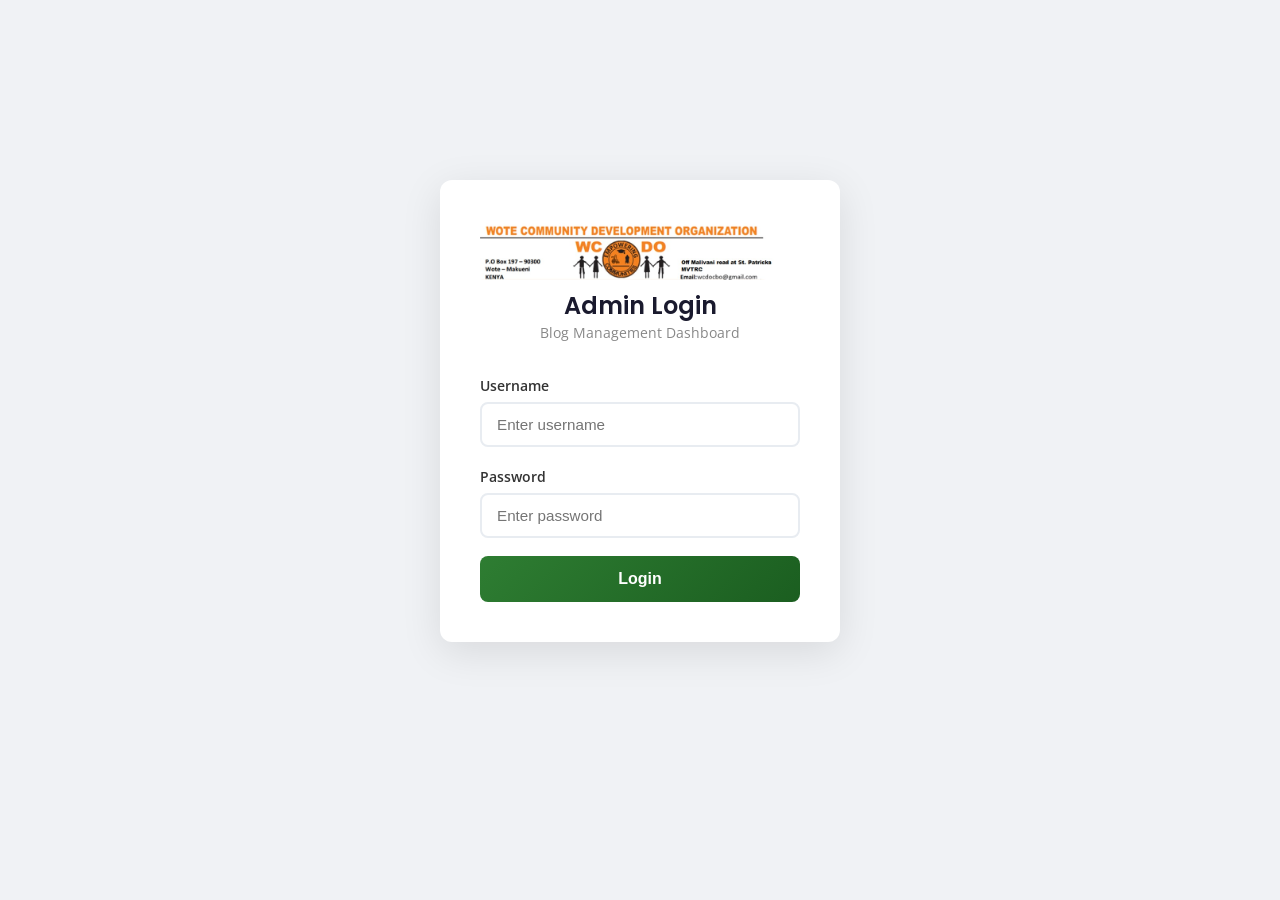
<file: admin-blog.html>
<!DOCTYPE html>
<html lang="en">
<head>
    <meta charset="UTF-8">
    <meta name="viewport" content="width=device-width, initial-scale=1.0">
    <meta name="robots" content="noindex, nofollow">
    <title>Admin - Blog Management | WCDO</title>
    <link href="https://fonts.googleapis.com/css2?family=Poppins:wght@300;400;500;600;700;800&family=Open+Sans:wght@300;400;600;700&display=swap" rel="stylesheet">
    <link rel="stylesheet" href="https://cdnjs.cloudflare.com/ajax/libs/font-awesome/6.4.0/css/all.min.css">
    <link rel="stylesheet" href="css/style.css">
    <style>
        /* ======================================== */
        /* ADMIN BLOG PAGE - STANDALONE STYLES */
        /* ======================================== */
        .admin-container {
            min-height: 100vh;
            background: #f0f2f5;
            padding-top: 80px;
        }

        .admin-wrapper {
            max-width: 1200px;
            margin: 0 auto;
            padding: 20px;
        }

        /* Admin Header */
        .admin-header {
            background: white;
            padding: 20px 30px;
            border-radius: 12px;
            box-shadow: 0 2px 10px rgba(0,0,0,0.05);
            display: flex;
            justify-content: space-between;
            align-items: center;
            margin-bottom: 30px;
            flex-wrap: wrap;
            gap: 15px;
        }

        .admin-header .header-left {
            display: flex;
            align-items: center;
            gap: 15px;
        }

        .admin-header .header-left img {
            height: 45px;
            width: auto;
        }

        .admin-header h1 {
            font-size: 1.5rem;
            color: #1a1a2e;
            font-family: 'Poppins', sans-serif;
        }

        .admin-header .header-right {
            display: flex;
            gap: 12px;
            align-items: center;
        }

        .btn-back {
            padding: 10px 20px;
            background: #e8ecf1;
            color: #333;
            border: none;
            border-radius: 8px;
            cursor: pointer;
            font-weight: 600;
            transition: all 0.3s ease;
            text-decoration: none;
            display: inline-flex;
            align-items: center;
            gap: 8px;
        }

        .btn-back:hover {
            background: #d5d9e0;
            transform: translateY(-2px);
        }

        /* Stats Cards */
        .admin-stats {
            display: grid;
            grid-template-columns: repeat(auto-fit, minmax(200px, 1fr));
            gap: 20px;
            margin-bottom: 30px;
        }

        .stat-card {
            background: white;
            padding: 25px;
            border-radius: 12px;
            text-align: center;
            box-shadow: 0 2px 10px rgba(0,0,0,0.05);
            transition: all 0.3s ease;
        }

        .stat-card:hover {
            transform: translateY(-3px);
            box-shadow: 0 5px 20px rgba(0,0,0,0.08);
        }

        .stat-card .stat-value {
            font-family: 'Poppins', sans-serif;
            font-size: 2.5rem;
            font-weight: 700;
            color: #2E7D32;
            display: block;
        }

        .stat-card .stat-label {
            color: #666;
            font-size: 0.9rem;
            font-weight: 500;
        }

        .stat-card .stat-icon {
            font-size: 2rem;
            color: #2E7D32;
            opacity: 0.2;
            margin-bottom: 5px;
        }

        /* Post Form */
        .post-form-container {
            background: white;
            padding: 35px;
            border-radius: 12px;
            box-shadow: 0 2px 10px rgba(0,0,0,0.05);
            margin-bottom: 30px;
            display: none;
        }

        .post-form-container.active {
            display: block;
        }

        .post-form-container h2 {
            font-size: 1.5rem;
            color: #1a1a2e;
            margin-bottom: 25px;
            font-family: 'Poppins', sans-serif;
        }

        .post-form-container .form-row {
            display: grid;
            grid-template-columns: 1fr 1fr;
            gap: 20px;
        }

        .post-form-container .form-group {
            margin-bottom: 18px;
        }

        .post-form-container label {
            display: block;
            font-weight: 600;
            margin-bottom: 5px;
            font-size: 0.9rem;
            color: #333;
        }

        .post-form-container label .required {
            color: #e53935;
        }

        .post-form-container input,
        .post-form-container select,
        .post-form-container textarea {
            width: 100%;
            padding: 12px 15px;
            border: 2px solid #e8ecf1;
            border-radius: 8px;
            font-size: 0.95rem;
            font-family: 'Open Sans', sans-serif;
            transition: all 0.3s ease;
            background: white;
        }

        .post-form-container input:focus,
        .post-form-container select:focus,
        .post-form-container textarea:focus {
            outline: none;
            border-color: #2E7D32;
            box-shadow: 0 0 0 3px rgba(46, 125, 50, 0.1);
        }

        .post-form-container textarea {
            resize: vertical;
            min-height: 100px;
        }

        .post-form-container .form-actions {
            display: flex;
            gap: 15px;
            margin-top: 10px;
        }

        .btn-primary {
            padding: 12px 35px;
            background: linear-gradient(135deg, #2E7D32, #1B5E20);
            color: white;
            border: none;
            border-radius: 8px;
            font-weight: 600;
            cursor: pointer;
            transition: all 0.3s ease;
            font-size: 1rem;
            display: inline-flex;
            align-items: center;
            gap: 8px;
        }

        .btn-primary:hover {
            transform: translateY(-2px);
            box-shadow: 0 5px 20px rgba(46, 125, 50, 0.3);
        }

        .btn-primary:disabled {
            opacity: 0.6;
            cursor: not-allowed;
            transform: none;
        }

        .btn-secondary {
            padding: 12px 35px;
            background: #e8ecf1;
            color: #333;
            border: none;
            border-radius: 8px;
            font-weight: 600;
            cursor: pointer;
            transition: all 0.3s ease;
            font-size: 1rem;
        }

        .btn-secondary:hover {
            background: #d5d9e0;
            transform: translateY(-2px);
        }

        .btn-danger {
            padding: 8px 16px;
            background: #e53935;
            color: white;
            border: none;
            border-radius: 6px;
            cursor: pointer;
            font-weight: 600;
            font-size: 0.8rem;
            transition: all 0.3s ease;
        }

        .btn-danger:hover {
            background: #c62828;
            transform: translateY(-2px);
        }

        .btn-edit {
            padding: 8px 16px;
            background: #1565C0;
            color: white;
            border: none;
            border-radius: 6px;
            cursor: pointer;
            font-weight: 600;
            font-size: 0.8rem;
            transition: all 0.3s ease;
        }

        .btn-edit:hover {
            background: #0D47A1;
            transform: translateY(-2px);
        }

        /* Posts List */
        .admin-posts-list {
            background: white;
            padding: 30px;
            border-radius: 12px;
            box-shadow: 0 2px 10px rgba(0,0,0,0.05);
        }

        .admin-posts-list .list-header {
            display: flex;
            justify-content: space-between;
            align-items: center;
            margin-bottom: 20px;
            flex-wrap: wrap;
            gap: 15px;
        }

        .admin-posts-list .list-header h2 {
            font-size: 1.3rem;
            color: #1a1a2e;
            font-family: 'Poppins', sans-serif;
        }

        .admin-posts-list .list-header .add-btn {
            padding: 10px 25px;
            background: #2E7D32;
            color: white;
            border: none;
            border-radius: 8px;
            cursor: pointer;
            font-weight: 600;
            transition: all 0.3s ease;
            display: inline-flex;
            align-items: center;
            gap: 8px;
        }

        .admin-posts-list .list-header .add-btn:hover {
            background: #1B5E20;
            transform: translateY(-2px);
        }

        .admin-post-item {
            display: flex;
            justify-content: space-between;
            align-items: center;
            padding: 15px 20px;
            border-bottom: 1px solid #f0f2f5;
            transition: all 0.3s ease;
            flex-wrap: wrap;
            gap: 10px;
        }

        .admin-post-item:hover {
            background: #f8f9fa;
        }

        .admin-post-item:last-child {
            border-bottom: none;
        }

        .admin-post-item .post-info h4 {
            font-size: 1rem;
            margin-bottom: 3px;
            color: #1a1a2e;
        }

        .admin-post-item .post-info .post-meta {
            font-size: 0.8rem;
            color: #888;
        }

        .admin-post-item .post-info .post-meta .status-badge {
            padding: 2px 12px;
            border-radius: 50px;
            font-size: 0.7rem;
            font-weight: 600;
        }

        .admin-post-item .post-info .post-meta .status-badge.published {
            background: #e8f5e9;
            color: #2E7D32;
        }

        .admin-post-item .post-info .post-meta .status-badge.draft {
            background: #fff3e0;
            color: #E65100;
        }

        .admin-post-item .post-actions {
            display: flex;
            gap: 8px;
            flex-wrap: wrap;
        }

        /* Login Page */
        .login-container {
            max-width: 400px;
            margin: 100px auto;
            background: white;
            padding: 40px;
            border-radius: 12px;
            box-shadow: 0 10px 40px rgba(0,0,0,0.1);
        }

        .login-container .login-logo {
            text-align: center;
            margin-bottom: 30px;
        }

        .login-container .login-logo img {
            height: 60px;
            width: auto;
            margin-bottom: 10px;
        }

        .login-container .login-logo h2 {
            font-family: 'Poppins', sans-serif;
            color: #1a1a2e;
        }

        .login-container .form-group {
            margin-bottom: 18px;
        }

        .login-container label {
            display: block;
            font-weight: 600;
            margin-bottom: 5px;
            font-size: 0.9rem;
            color: #333;
        }

        .login-container input {
            width: 100%;
            padding: 12px 15px;
            border: 2px solid #e8ecf1;
            border-radius: 8px;
            font-size: 0.95rem;
            transition: all 0.3s ease;
        }

        .login-container input:focus {
            outline: none;
            border-color: #2E7D32;
            box-shadow: 0 0 0 3px rgba(46, 125, 50, 0.1);
        }

        .login-container .btn-login {
            width: 100%;
            padding: 14px;
            background: linear-gradient(135deg, #2E7D32, #1B5E20);
            color: white;
            border: none;
            border-radius: 8px;
            font-weight: 600;
            cursor: pointer;
            font-size: 1rem;
            transition: all 0.3s ease;
        }

        .login-container .btn-login:hover {
            transform: translateY(-2px);
            box-shadow: 0 5px 20px rgba(46, 125, 50, 0.3);
        }

        .login-container .login-error {
            color: #e53935;
            font-size: 0.9rem;
            margin-top: 10px;
            text-align: center;
            display: none;
        }

        /* Loading */
        .loading {
            text-align: center;
            padding: 40px;
            color: #888;
        }

        .loading i {
            font-size: 2rem;
            margin-bottom: 10px;
            color: #2E7D32;
        }

        .no-posts {
            text-align: center;
            padding: 40px;
            color: #888;
        }

        .no-posts i {
            font-size: 3rem;
            color: #ccc;
            margin-bottom: 15px;
        }

        /* Notification */
        .notification {
            position: fixed;
            top: 20px;
            right: 20px;
            padding: 16px 25px;
            border-radius: 12px;
            color: white;
            font-weight: 500;
            z-index: 9999;
            max-width: 400px;
            box-shadow: 0 10px 40px rgba(0,0,0,0.2);
            animation: slideInRight 0.5s ease;
            display: flex;
            align-items: center;
            gap: 12px;
        }

        .notification.success {
            background: linear-gradient(135deg, #2E7D32, #1B5E20);
        }

        .notification.error {
            background: linear-gradient(135deg, #e53935, #c62828);
        }

        .notification i {
            font-size: 1.3rem;
        }

        @keyframes slideInRight {
            from { transform: translateX(100%); opacity: 0; }
            to { transform: translateX(0); opacity: 1; }
        }

        @keyframes slideOutRight {
            from { transform: translateX(0); opacity: 1; }
            to { transform: translateX(100%); opacity: 0; }
        }

        /* Responsive */
        @media (max-width: 768px) {
            .admin-header {
                flex-direction: column;
                align-items: flex-start;
            }

            .admin-header .header-right {
                width: 100%;
            }

            .post-form-container .form-row {
                grid-template-columns: 1fr;
            }

            .admin-post-item {
                flex-direction: column;
                align-items: flex-start;
            }

            .admin-post-item .post-actions {
                width: 100%;
            }

            .admin-post-item .post-actions button {
                flex: 1;
                text-align: center;
            }

            .admin-stats {
                grid-template-columns: 1fr 1fr;
            }
        }

        @media (max-width: 480px) {
            .admin-stats {
                grid-template-columns: 1fr;
            }

            .admin-header h1 {
                font-size: 1.2rem;
            }

            .post-form-container {
                padding: 20px;
            }

            .admin-posts-list {
                padding: 20px;
            }

            .form-actions {
                flex-direction: column;
            }

            .form-actions button {
                width: 100%;
                justify-content: center;
            }
        }
    </style>
</head>
<body>
    <!-- ======================================== -->
    <!-- ADMIN LOGIN -->
    <!-- ======================================== -->
    <div class="admin-container" id="adminContainer">
        <div class="login-container" id="loginContainer">
            <div class="login-logo">
                <img src="assets/images/logo.jpg" alt="WCDO Logo">
                <h2>Admin Login</h2>
                <p style="color: #888; font-size: 0.9rem;">Blog Management Dashboard</p>
            </div>
            <form id="adminLoginForm">
                <div class="form-group">
                    <label for="adminUsername">Username</label>
                    <input type="text" id="adminUsername" placeholder="Enter username" required>
                </div>
                <div class="form-group">
                    <label for="adminPassword">Password</label>
                    <input type="password" id="adminPassword" placeholder="Enter password" required>
                </div>
                <button type="submit" class="btn-login">Login</button>
                <div class="login-error" id="loginError">Invalid username or password. Please try again.</div>
            </form>
        </div>

        <!-- ======================================== -->
        <!-- ADMIN DASHBOARD -->
        <!-- ======================================== -->
        <div class="admin-wrapper" id="dashboardContainer" style="display: none;">
            <!-- Admin Header -->
            <div class="admin-header">
                <div class="header-left">
                    <img src="assets/images/logo.jpg" alt="WCDO Logo">
                    <div>
                        <h1>Blog Management</h1>
                        <span style="font-size: 0.8rem; color: #888;">Manage your blog posts</span>
                    </div>
                </div>
                <div class="header-right">
                    <a href="news-blog.html" class="btn-back" target="_blank">
                        <i class="fas fa-eye"></i> View Blog
                    </a>
                    <a href="index.html" class="btn-back">
                        <i class="fas fa-home"></i> Home
                    </a>
                    <button class="btn-back" id="logoutBtn">
                        <i class="fas fa-sign-out-alt"></i> Logout
                    </button>
                </div>
            </div>

            <!-- Stats -->
            <div class="admin-stats" id="adminStats">
                <div class="stat-card">
                    <div class="stat-icon"><i class="fas fa-file-alt"></i></div>
                    <span class="stat-value" id="totalPosts">0</span>
                    <span class="stat-label">Total Posts</span>
                </div>
                <div class="stat-card">
                    <div class="stat-icon"><i class="fas fa-check-circle"></i></div>
                    <span class="stat-value" id="publishedPosts">0</span>
                    <span class="stat-label">Published</span>
                </div>
                <div class="stat-card">
                    <div class="stat-icon"><i class="fas fa-pencil-alt"></i></div>
                    <span class="stat-value" id="draftPosts">0</span>
                    <span class="stat-label">Drafts</span>
                </div>
            </div>

            <!-- Post Form -->
            <div class="post-form-container" id="postFormContainer">
                <h2 id="formTitle"><i class="fas fa-plus-circle"></i> Create New Post</h2>
                <form id="postForm">
                    <input type="hidden" id="editPostId">
                    <div class="form-row">
                        <div class="form-group">
                            <label for="postTitle">Title <span class="required">*</span></label>
                            <input type="text" id="postTitle" placeholder="Enter post title" required>
                        </div>
                        <div class="form-group">
                            <label for="postCategory">Category <span class="required">*</span></label>
                            <select id="postCategory" required>
                                <option value="News">News</option>
                                <option value="Events">Events</option>
                                <option value="Stories">Stories</option>
                                <option value="Updates">Updates</option>
                                <option value="Education">Education</option>
                                <option value="Health">Health</option>
                                <option value="Empowerment">Empowerment</option>
                            </select>
                        </div>
                    </div>
                    <div class="form-group">
                        <label for="postImage">Image URL</label>
                        <input type="text" id="postImage" placeholder="https://images.unsplash.com/photo-xxx">
                    </div>
                    <div class="form-group">
                        <label for="postExcerpt">Excerpt (Short Summary)</label>
                        <textarea id="postExcerpt" rows="2" placeholder="Brief summary of the post..."></textarea>
                    </div>
                    <div class="form-group">
                        <label for="postContent">Content <span class="required">*</span></label>
                        <textarea id="postContent" rows="6" placeholder="Full blog content..." required></textarea>
                    </div>
                    <div class="form-row">
                        <div class="form-group">
                            <label for="postStatus">Status</label>
                            <select id="postStatus">
                                <option value="Published">Published</option>
                                <option value="Draft">Draft</option>
                            </select>
                        </div>
                        <div class="form-group">
                            <label for="postAuthor">Author</label>
                            <input type="text" id="postAuthor" placeholder="Author name" value="WCDO Admin">
                        </div>
                    </div>
                    <div class="form-actions">
                        <button type="submit" class="btn-primary" id="savePostBtn">
                            <i class="fas fa-save"></i> Save Post
                        </button>
                        <button type="button" class="btn-secondary" id="cancelPostBtn">
                            <i class="fas fa-times"></i> Cancel
                        </button>
                    </div>
                </form>
            </div>

            <!-- Posts List -->
            <div class="admin-posts-list">
                <div class="list-header">
                    <h2><i class="fas fa-list"></i> All Posts</h2>
                    <button class="add-btn" id="newPostBtn">
                        <i class="fas fa-plus"></i> Add New Post
                    </button>
                </div>
                <div id="adminPostsList">
                    <div class="loading">
                        <i class="fas fa-spinner fa-spin"></i>
                        <p>Loading posts...</p>
                    </div>
                </div>
            </div>
        </div>
    </div>

    <!-- ======================================== -->
    <!-- SCRIPTS -->
    <!-- ======================================== -->
    <script>
        // ========================================
        // ADMIN BLOG - STANDALONE
        // ========================================

        document.addEventListener('DOMContentLoaded', function() {
            'use strict';

            // ========================================
            // CONFIGURATION
            // ========================================
            const ADMIN_CREDENTIALS = {
                username: 'admin',
                password: 'wcdo2026'
            };

            // Google Apps Script URL (with CORS proxy)
            const GOOGLE_APPS_SCRIPT_URL = 'https://api.allorigins.win/raw?url=' + 
                encodeURIComponent('https://script.google.com/macros/s/AKfycbxsIoKiZ-zLrlomnnX4UR5vas30AMRtPXgszOLWKrzcOvoWbmwuXD3TS0Hycr-viOuWsA/exec');

            // ========================================
            // DOM ELEMENTS
            // ========================================
            const loginContainer = document.getElementById('loginContainer');
            const dashboardContainer = document.getElementById('dashboardContainer');
            const loginForm = document.getElementById('adminLoginForm');
            const loginError = document.getElementById('loginError');
            const logoutBtn = document.getElementById('logoutBtn');

            const postFormContainer = document.getElementById('postFormContainer');
            const postForm = document.getElementById('postForm');
            const editPostId = document.getElementById('editPostId');
            const formTitle = document.getElementById('formTitle');
            const postTitle = document.getElementById('postTitle');
            const postCategory = document.getElementById('postCategory');
            const postImage = document.getElementById('postImage');
            const postExcerpt = document.getElementById('postExcerpt');
            const postContent = document.getElementById('postContent');
            const postStatus = document.getElementById('postStatus');
            const postAuthor = document.getElementById('postAuthor');
            const savePostBtn = document.getElementById('savePostBtn');
            const cancelPostBtn = document.getElementById('cancelPostBtn');
            const newPostBtn = document.getElementById('newPostBtn');

            const adminPostsList = document.getElementById('adminPostsList');

            // ========================================
            // SESSION MANAGEMENT
            // ========================================
            let isLoggedIn = sessionStorage.getItem('wcdo_admin_logged') === 'true';

            function showLogin() {
                loginContainer.style.display = 'block';
                dashboardContainer.style.display = 'none';
                isLoggedIn = false;
                sessionStorage.removeItem('wcdo_admin_logged');
            }

            function showDashboard() {
                loginContainer.style.display = 'none';
                dashboardContainer.style.display = 'block';
                isLoggedIn = true;
                sessionStorage.setItem('wcdo_admin_logged', 'true');
                renderAdminPosts();
                updateAdminStats();
            }

            if (isLoggedIn) {
                showDashboard();
            }

            // ========================================
            // LOGIN
            // ========================================
            loginForm.addEventListener('submit', function(e) {
                e.preventDefault();
                const username = document.getElementById('adminUsername').value.trim();
                const password = document.getElementById('adminPassword').value.trim();

                if (username === ADMIN_CREDENTIALS.username && password === ADMIN_CREDENTIALS.password) {
                    loginError.style.display = 'none';
                    showDashboard();
                    document.getElementById('adminUsername').value = '';
                    document.getElementById('adminPassword').value = '';
                    showNotification('Login successful! Welcome to the admin dashboard.', 'success');
                } else {
                    loginError.style.display = 'block';
                    showNotification('Invalid username or password.', 'error');
                }
            });

            // ========================================
            // LOGOUT
            // ========================================
            logoutBtn.addEventListener('click', function() {
                showLogin();
                showNotification('Logged out successfully.', 'success');
            });

            // ========================================
            // API FUNCTIONS
            // ========================================
            async function getBlogPostsFromSheets() {
                try {
                    const url = `${GOOGLE_APPS_SCRIPT_URL}?action=getPosts`;
                    const response = await fetch(url);
                    
                    if (!response.ok) {
                        throw new Error(`HTTP error! status: ${response.status}`);
                    }
                    
                    const result = await response.json();
                    
                    if (result.success) {
                        return result.data || [];
                    } else {
                        console.error('API Error:', result.data);
                        return [];
                    }
                } catch (error) {
                    console.error('Error fetching posts:', error);
                    return [];
                }
            }

            async function saveBlogPostToSheets(postData) {
                try {
                    const response = await fetch(GOOGLE_APPS_SCRIPT_URL, {
                        method: 'POST',
                        headers: { 'Content-Type': 'application/json' },
                        body: JSON.stringify({
                            action: 'savePost',
                            ...postData
                        })
                    });
                    
                    const result = await response.json();
                    return result;
                } catch (error) {
                    console.error('Error saving post:', error);
                    return { success: false, data: error.message };
                }
            }

            async function deletePostFromSheets(id) {
                try {
                    const response = await fetch(GOOGLE_APPS_SCRIPT_URL, {
                        method: 'POST',
                        headers: { 'Content-Type': 'application/json' },
                        body: JSON.stringify({
                            action: 'deletePost',
                            id: id
                        })
                    });
                    
                    const result = await response.json();
                    return result;
                } catch (error) {
                    console.error('Error deleting post:', error);
                    return { success: false, data: error.message };
                }
            }

            // ========================================
            // RENDER ADMIN POSTS
            // ========================================
            async function renderAdminPosts() {
                adminPostsList.innerHTML = `
                    <div class="loading">
                        <i class="fas fa-spinner fa-spin"></i>
                        <p>Loading posts...</p>
                    </div>
                `;

                try {
                    const posts = await getBlogPostsFromSheets();

                    if (!posts || posts.length === 0) {
                        adminPostsList.innerHTML = `
                            <div class="no-posts">
                                <i class="fas fa-blog"></i>
                                <h3>No posts yet</h3>
                                <p>Click "Add New Post" to create your first blog post.</p>
                            </div>
                        `;
                        return;
                    }

                    adminPostsList.innerHTML = posts.map(post => `
                        <div class="admin-post-item">
                            <div class="post-info">
                                <h4>${post.title || 'Untitled'}</h4>
                                <div class="post-meta">
                                    <span>${post.category || 'News'}</span>
                                    <span>•</span>
                                    <span>${post.date || 'Recent'}</span>
                                    <span>•</span>
                                    <span class="status-badge ${(post.status || '').toLowerCase()}">${post.status || 'Draft'}</span>
                                </div>
                            </div>
                            <div class="post-actions">
                                <button class="btn-edit" onclick="editPost('${post.id}')">
                                    <i class="fas fa-edit"></i> Edit
                                </button>
                                <button class="btn-danger" onclick="deletePost('${post.id}')">
                                    <i class="fas fa-trash"></i> Delete
                                </button>
                            </div>
                        </div>
                    `).join('');
                } catch (error) {
                    adminPostsList.innerHTML = `
                        <div class="no-posts">
                            <i class="fas fa-exclamation-circle" style="color: #e53935;"></i>
                            <h3>Error loading posts</h3>
                            <p>${error.message || 'Please check your connection and try again.'}</p>
                        </div>
                    `;
                }
            }

            // ========================================
            // UPDATE STATS
            // ========================================
            async function updateAdminStats() {
                try {
                    const posts = await getBlogPostsFromSheets();
                    const published = posts.filter(p => p.status === 'Published' || p.status === 'published');
                    const drafts = posts.filter(p => p.status === 'Draft' || p.status === 'draft');

                    document.getElementById('totalPosts').textContent = posts.length;
                    document.getElementById('publishedPosts').textContent = published.length;
                    document.getElementById('draftPosts').textContent = drafts.length;
                } catch (error) {
                    console.error('Error updating stats:', error);
                }
            }

            // ========================================
            // EDIT POST
            // ========================================
            window.editPost = async function(id) {
                try {
                    const posts = await getBlogPostsFromSheets();
                    const post = posts.find(p => p.id == id);
                    
                    if (!post) {
                        showNotification('Post not found.', 'error');
                        return;
                    }

                    editPostId.value = id;
                    formTitle.innerHTML = '<i class="fas fa-edit"></i> Edit Post';
                    postTitle.value = post.title || '';
                    postCategory.value = post.category || 'News';
                    postImage.value = post.image || '';
                    postExcerpt.value = post.excerpt || '';
                    postContent.value = post.content || '';
                    postStatus.value = post.status || 'Published';
                    postAuthor.value = post.author || 'WCDO Admin';

                    postFormContainer.classList.add('active');
                    postFormContainer.scrollIntoView({ behavior: 'smooth' });
                    savePostBtn.innerHTML = '<i class="fas fa-save"></i> Update Post';
                } catch (error) {
                    showNotification('Error loading post for editing.', 'error');
                    console.error('Edit error:', error);
                }
            };

            // ========================================
            // DELETE POST
            // ========================================
            window.deletePost = async function(id) {
                if (!confirm('Are you sure you want to delete this post?')) {
                    return;
                }

                try {
                    const result = await deletePostFromSheets(id);
                    
                    if (result.success) {
                        await renderAdminPosts();
                        updateAdminStats();
                        showNotification('Post deleted successfully.', 'success');
                    } else {
                        showNotification('Failed to delete post: ' + (result.data || 'Unknown error'), 'error');
                    }
                } catch (error) {
                    showNotification('Network error. Please try again.', 'error');
                    console.error('Delete error:', error);
                }
            };

            // ========================================
            // NEW POST BUTTON
            // ========================================
            newPostBtn.addEventListener('click', function() {
                postForm.reset();
                editPostId.value = '';
                formTitle.innerHTML = '<i class="fas fa-plus-circle"></i> Create New Post';
                savePostBtn.innerHTML = '<i class="fas fa-save"></i> Save Post';
                postFormContainer.classList.add('active');
                postFormContainer.scrollIntoView({ behavior: 'smooth' });
            });

            // ========================================
            // CANCEL POST
            // ========================================
            cancelPostBtn.addEventListener('click', function() {
                postFormContainer.classList.remove('active');
                postForm.reset();
            });

            // ========================================
            // SAVE POST (Create/Update)
            // ========================================
            postForm.addEventListener('submit', async function(e) {
                e.preventDefault();

                const id = editPostId.value;
                const title = postTitle.value.trim();
                const category = postCategory.value;
                const image = postImage.value.trim();
                const excerpt = postExcerpt.value.trim();
                const content = postContent.value.trim();
                const status = postStatus.value;
                const author = postAuthor.value.trim() || 'WCDO Admin';

                if (!title || !content) {
                    showNotification('Title and content are required.', 'error');
                    return;
                }

                const postData = {
                    id: id || undefined,
                    title,
                    category,
                    image: image || 'https://via.placeholder.com/800x400/2d5a3d/ffffff?text=WCDO+Blog',
                    excerpt: excerpt || content.substring(0, 150) + '...',
                    content,
                    status,
                    author,
                    date: new Date().toISOString().split('T')[0]
                };

                savePostBtn.disabled = true;
                savePostBtn.innerHTML = '<i class="fas fa-spinner fa-spin"></i> Saving...';

                try {
                    const result = await saveBlogPostToSheets(postData);

                    if (result.success) {
                        showNotification(id ? 'Post updated successfully!' : 'Post created successfully!', 'success');
                        postFormContainer.classList.remove('active');
                        postForm.reset();
                        await renderAdminPosts();
                        updateAdminStats();
                    } else {
                        showNotification('Failed to save post: ' + (result.data || 'Unknown error'), 'error');
                    }
                } catch (error) {
                    showNotification('Network error. Please check your connection.', 'error');
                    console.error('Save error:', error);
                } finally {
                    savePostBtn.disabled = false;
                    savePostBtn.innerHTML = id ? '<i class="fas fa-save"></i> Update Post' : '<i class="fas fa-save"></i> Save Post';
                }
            });

            // ========================================
            // INITIAL LOAD
            // ========================================
            if (isLoggedIn) {
                renderAdminPosts();
                updateAdminStats();
            }

            // ========================================
            // NOTIFICATION HELPER
            // ========================================
            function showNotification(message, type = 'success') {
                const existing = document.querySelector('.notification');
                if (existing) existing.remove();

                const notification = document.createElement('div');
                notification.className = `notification ${type}`;
                notification.innerHTML = `
                    <i class="fas ${type === 'success' ? 'fa-check-circle' : 'fa-exclamation-circle'}"></i>
                    <span>${message}</span>
                `;
                document.body.appendChild(notification);

                setTimeout(() => {
                    notification.style.animation = 'slideOutRight 0.5s ease forwards';
                    setTimeout(() => notification.remove(), 500);
                }, 5000);

                notification.addEventListener('click', function() {
                    this.style.animation = 'slideOutRight 0.5s ease forwards';
                    setTimeout(() => this.remove(), 500);
                });
            }

            // ========================================
            // KEYBOARD SHORTCUTS
            // ========================================
            document.addEventListener('keydown', function(e) {
                // Ctrl + N = New Post
                if (e.ctrlKey && e.key === 'n') {
                    e.preventDefault();
                    if (isLoggedIn) newPostBtn.click();
                }
                // Escape = Close Form
                if (e.key === 'Escape') {
                    if (postFormContainer.classList.contains('active')) {
                        cancelPostBtn.click();
                    }
                }
            });
        });
    </script>
</body>
</html>
</file>
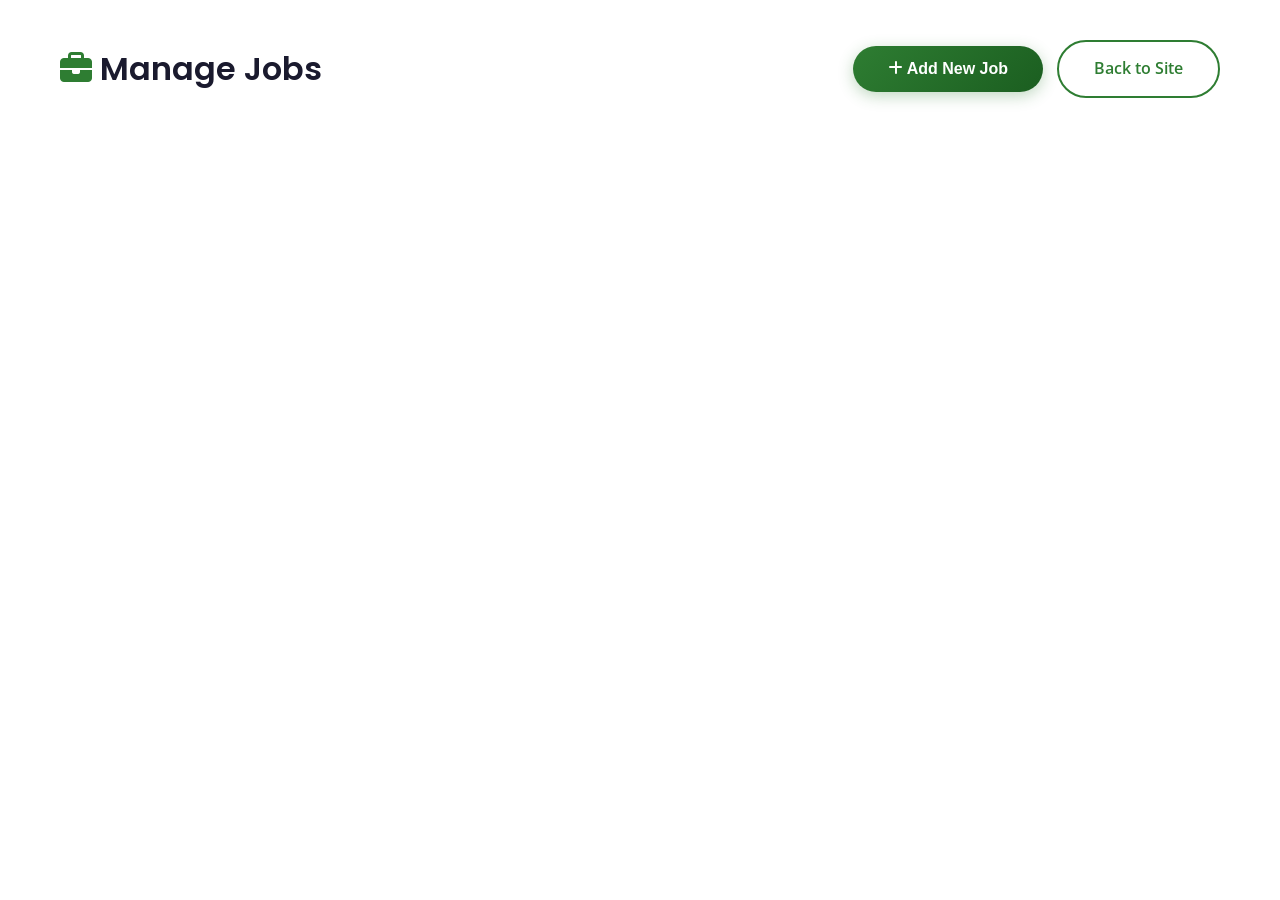
<file: admin-jobs.html>
<!DOCTYPE html>
<html lang="en">
<head>
    <meta charset="UTF-8">
    <meta name="viewport" content="width=device-width, initial-scale=1.0">
    <title>Admin - Manage Jobs</title>
    <meta name="robots" content="noindex, nofollow">
    <link href="https://fonts.googleapis.com/css2?family=Poppins:wght@300;400;500;600;700;800&family=Open+Sans:wght@300;400;600;700&display=swap" rel="stylesheet">
    <link rel="stylesheet" href="https://cdnjs.cloudflare.com/ajax/libs/font-awesome/6.4.0/css/all.min.css">
    <link rel="stylesheet" href="css/style.css">
    <style>
        .admin-jobs-container {
            max-width: 1200px;
            margin: 40px auto;
            padding: 0 20px;
        }
        .admin-jobs-header {
            display: flex;
            justify-content: space-between;
            align-items: center;
            margin-bottom: 30px;
            flex-wrap: wrap;
            gap: 15px;
        }
        .admin-jobs-header h1 {
            font-size: 2rem;
            color: #1a1a2e;
        }
        .job-form-card {
            background: white;
            padding: 30px;
            border-radius: 12px;
            box-shadow: 0 2px 20px rgba(0,0,0,0.08);
            margin-bottom: 30px;
            display: none;
        }
        .job-form-card.active {
            display: block;
        }
        .job-form-card .form-row {
            display: grid;
            grid-template-columns: 1fr 1fr;
            gap: 20px;
        }
        .job-form-card .form-group {
            margin-bottom: 18px;
        }
        .job-form-card label {
            display: block;
            font-weight: 600;
            margin-bottom: 5px;
            font-size: 0.9rem;
        }
        .job-form-card input,
        .job-form-card select,
        .job-form-card textarea {
            width: 100%;
            padding: 10px 14px;
            border: 2px solid #e8ecf1;
            border-radius: 8px;
            font-size: 0.95rem;
            font-family: 'Open Sans', sans-serif;
        }
        .job-form-card input:focus,
        .job-form-card select:focus,
        .job-form-card textarea:focus {
            outline: none;
            border-color: #2E7D32;
        }
        .job-form-card textarea {
            resize: vertical;
            min-height: 80px;
        }
        .admin-job-item {
            background: white;
            padding: 20px 25px;
            border-radius: 10px;
            margin-bottom: 15px;
            display: flex;
            justify-content: space-between;
            align-items: center;
            flex-wrap: wrap;
            gap: 15px;
            box-shadow: 0 2px 10px rgba(0,0,0,0.05);
            border-left: 4px solid #2E7D32;
        }
        .admin-job-item .job-info h4 {
            font-size: 1.1rem;
            margin-bottom: 5px;
        }
        .admin-job-item .job-info span {
            font-size: 0.85rem;
            color: #666;
        }
        .admin-job-item .job-actions {
            display: flex;
            gap: 10px;
        }
        .admin-job-item .job-actions button {
            padding: 6px 16px;
            border: none;
            border-radius: 6px;
            cursor: pointer;
            font-weight: 600;
            font-size: 0.8rem;
            transition: all 0.3s ease;
        }
        .admin-job-item .job-actions .edit-btn {
            background: #1565C0;
            color: white;
        }
        .admin-job-item .job-actions .edit-btn:hover {
            background: #0D47A1;
        }
        .admin-job-item .job-actions .delete-btn {
            background: #e53935;
            color: white;
        }
        .admin-job-item .job-actions .delete-btn:hover {
            background: #c62828;
        }
        .admin-job-item .job-actions .toggle-btn {
            background: #FF6F00;
            color: white;
        }
        .admin-job-item .job-actions .toggle-btn:hover {
            background: #E65100;
        }
        .status-badge {
            padding: 3px 12px;
            border-radius: 50px;
            font-size: 0.75rem;
            font-weight: 600;
        }
        .status-badge.active {
            background: #e8f5e9;
            color: #2E7D32;
        }
        .status-badge.inactive {
            background: #fce4ec;
            color: #c62828;
        }
        @media (max-width: 768px) {
            .job-form-card .form-row {
                grid-template-columns: 1fr;
            }
            .admin-job-item {
                flex-direction: column;
                align-items: flex-start;
            }
            .admin-job-item .job-actions {
                width: 100%;
                flex-wrap: wrap;
            }
        }
    </style>
</head>
<body>
    <div class="admin-jobs-container">
        <div class="admin-jobs-header">
            <h1><i class="fas fa-briefcase" style="color:#2E7D32;"></i> Manage Jobs</h1>
            <div>
                <button class="btn-primary" id="showJobFormBtn"><i class="fas fa-plus"></i> Add New Job</button>
                <a href="index.html" class="btn-secondary" style="color: var(--primary); border-color: var(--primary); margin-left:10px;">Back to Site</a>
            </div>
        </div>

        <!-- Job Form -->
        <div class="job-form-card" id="jobFormCard">
            <h2 id="formTitle">Add New Job</h2>
            <form id="jobForm">
                <input type="hidden" id="editJobId">
                <div class="form-row">
                    <div class="form-group">
                        <label>Job Title <span class="required">*</span></label>
                        <input type="text" id="jobTitle" placeholder="e.g., Community Health Officer" required>
                    </div>
                    <div class="form-group">
                        <label>Department <span class="required">*</span></label>
                        <select id="jobDepartment" required>
                            <option value="health">Health & Rehabilitation</option>
                            <option value="education">Education</option>
                            <option value="livelihood">Livelihood</option>
                            <option value="inclusion">Social Inclusion</option>
                            <option value="empowerment">Empowerment</option>
                            <option value="administration">Administration</option>
                            <option value="finance">Finance</option>
                        </select>
                    </div>
                </div>
                <div class="form-row">
                    <div class="form-group">
                        <label>Job Type <span class="required">*</span></label>
                        <select id="jobType" required>
                            <option value="full-time">Full Time</option>
                            <option value="part-time">Part Time</option>
                            <option value="contract">Contract</option>
                            <option value="internship">Internship</option>
                            <option value="volunteer">Volunteer</option>
                        </select>
                    </div>
                    <div class="form-group">
                        <label>Location <span class="required">*</span></label>
                        <input type="text" id="jobLocation" placeholder="e.g., Wote, Makueni" required>
                    </div>
                </div>
                <div class="form-group">
                    <label>Description <span class="required">*</span></label>
                    <textarea id="jobDescription" rows="3" placeholder="Describe the role and its purpose..." required></textarea>
                </div>
                <div class="form-group">
                    <label>Responsibilities (one per line) <span class="required">*</span></label>
                    <textarea id="jobResponsibilities" rows="4" placeholder="• Coordinate programs&#10;• Manage team&#10;• Prepare reports" required></textarea>
                </div>
                <div class="form-group">
                    <label>Requirements (one per line) <span class="required">*</span></label>
                    <textarea id="jobRequirements" rows="4" placeholder="• Bachelor's degree&#10;• 3+ years experience&#10;• Strong communication skills" required></textarea>
                </div>
                <div class="form-row">
                    <div class="form-group">
                        <label>Application Deadline <span class="required">*</span></label>
                        <input type="date" id="jobDeadline" required>
                    </div>
                    <div class="form-group">
                        <label>Featured?</label>
                        <select id="jobFeatured">
                            <option value="false">No</option>
                            <option value="true">Yes</option>
                        </select>
                    </div>
                </div>
                <div class="form-group">
                    <label>Status</label>
                    <select id="jobStatus">
                        <option value="active">Active</option>
                        <option value="inactive">Inactive</option>
                    </select>
                </div>
                <button type="submit" class="btn-primary" id="saveJobBtn">Save Job</button>
                <button type="button" class="btn-secondary" id="cancelJobForm" style="color: var(--primary); border-color: var(--primary);">Cancel</button>
            </form>
        </div>

        <!-- Jobs List -->
        <div id="adminJobsList"></div>
    </div>

    <script src="js/careers.js"></script>
    <script>
        document.addEventListener('DOMContentLoaded', function() {
            const jobFormCard = document.getElementById('jobFormCard');
            const jobForm = document.getElementById('jobForm');
            const jobsList = document.getElementById('adminJobsList');
            const showFormBtn = document.getElementById('showJobFormBtn');
            const cancelBtn = document.getElementById('cancelJobForm');

            function renderAdminJobs() {
                const jobs = getJobs();
                jobsList.innerHTML = jobs.map(job => `
                    <div class="admin-job-item">
                        <div class="job-info">
                            <h4>${job.title}</h4>
                            <span>${job.department} • ${job.type} • ${job.location}</span>
                            <span style="display:block; margin-top:4px;">
                                <span class="status-badge ${job.status}">${job.status}</span>
                                ${job.featured ? ' <span class="status-badge" style="background:#fff3e0; color:#E65100;">Featured</span>' : ''}
                                <span style="font-size:0.8rem; color:#999; margin-left:10px;">Deadline: ${formatDate(job.deadline)}</span>
                            </span>
                        </div>
                        <div class="job-actions">
                            <button class="edit-btn" onclick="editJob(${job.id})"><i class="fas fa-edit"></i> Edit</button>
                            <button class="toggle-btn" onclick="toggleJob(${job.id})">
                                <i class="fas ${job.status === 'active' ? 'fa-eye-slash' : 'fa-eye'}"></i>
                                ${job.status === 'active' ? 'Hide' : 'Show'}
                            </button>
                            <button class="delete-btn" onclick="deleteJob(${job.id})"><i class="fas fa-trash"></i> Delete</button>
                        </div>
                    </div>
                `).join('');
            }

            window.editJob = function(id) {
                const job = getJobById(id);
                if (!job) return;

                document.getElementById('editJobId').value = id;
                document.getElementById('formTitle').textContent = 'Edit Job';
                document.getElementById('jobTitle').value = job.title;
                document.getElementById('jobDepartment').value = job.department;
                document.getElementById('jobType').value = job.type;
                document.getElementById('jobLocation').value = job.location;
                document.getElementById('jobDescription').value = job.description;
                document.getElementById('jobResponsibilities').value = job.responsibilities.join('\n');
                document.getElementById('jobRequirements').value = job.requirements.join('\n');
                document.getElementById('jobDeadline').value = job.deadline;
                document.getElementById('jobFeatured').value = job.featured;
                document.getElementById('jobStatus').value = job.status;

                jobFormCard.classList.add('active');
                jobFormCard.scrollIntoView({ behavior: 'smooth' });
            };

            window.toggleJob = function(id) {
                const jobs = getJobs();
                const job = jobs.find(j => j.id === id);
                if (job) {
                    job.status = job.status === 'active' ? 'inactive' : 'active';
                    saveJobs(jobs);
                    renderAdminJobs();
                    renderJobs(getJobs().filter(j => j.status === 'active'));
                    showNotification(`Job ${job.status === 'active' ? 'activated' : 'deactivated'} successfully!`, 'success');
                }
            };

            window.deleteJob = function(id) {
                if (!confirm('Are you sure you want to delete this job?')) return;
                let jobs = getJobs();
                jobs = jobs.filter(j => j.id !== id);
                saveJobs(jobs);
                renderAdminJobs();
                renderJobs(getJobs().filter(j => j.status === 'active'));
                showNotification('Job deleted successfully!', 'success');
            };

            showFormBtn.addEventListener('click', function() {
                jobForm.reset();
                document.getElementById('editJobId').value = '';
                document.getElementById('formTitle').textContent = 'Add New Job';
                jobFormCard.classList.add('active');
                jobFormCard.scrollIntoView({ behavior: 'smooth' });
            });

            cancelBtn.addEventListener('click', function() {
                jobFormCard.classList.remove('active');
            });

            jobForm.addEventListener('submit', function(e) {
                e.preventDefault();

                const id = document.getElementById('editJobId').value;
                const title = document.getElementById('jobTitle').value.trim();
                const department = document.getElementById('jobDepartment').value;
                const type = document.getElementById('jobType').value;
                const location = document.getElementById('jobLocation').value.trim();
                const description = document.getElementById('jobDescription').value.trim();
                const responsibilities = document.getElementById('jobResponsibilities').value.split('\n').filter(r => r.trim());
                const requirements = document.getElementById('jobRequirements').value.split('\n').filter(r => r.trim());
                const deadline = document.getElementById('jobDeadline').value;
                const featured = document.getElementById('jobFeatured').value === 'true';
                const status = document.getElementById('jobStatus').value;

                if (!title || !description || responsibilities.length === 0 || requirements.length === 0 || !deadline) {
                    showNotification('Please fill in all required fields.', 'error');
                    return;
                }

                const jobData = {
                    title,
                    department,
                    type,
                    location,
                    description,
                    responsibilities,
                    requirements,
                    deadline,
                    featured,
                    status,
                    postedDate: new Date().toISOString().split('T')[0]
                };

                let jobs = getJobs();

                if (id) {
                    // Update existing
                    const index = jobs.findIndex(j => j.id === parseInt(id));
                    if (index !== -1) {
                        jobs[index] = { ...jobs[index], ...jobData };
                        saveJobs(jobs);
                        showNotification('Job updated successfully!', 'success');
                    }
                } else {
                    // Create new
                    const newJob = {
                        id: Date.now(),
                        ...jobData
                    };
                    jobs.unshift(newJob);
                    saveJobs(jobs);
                    showNotification('Job added successfully!', 'success');
                }

                jobFormCard.classList.remove('active');
                renderAdminJobs();
                renderJobs(getJobs().filter(j => j.status === 'active'));
            });

            // Initialize
            renderAdminJobs();
        });
    </script>
</body>
</html>
</file>
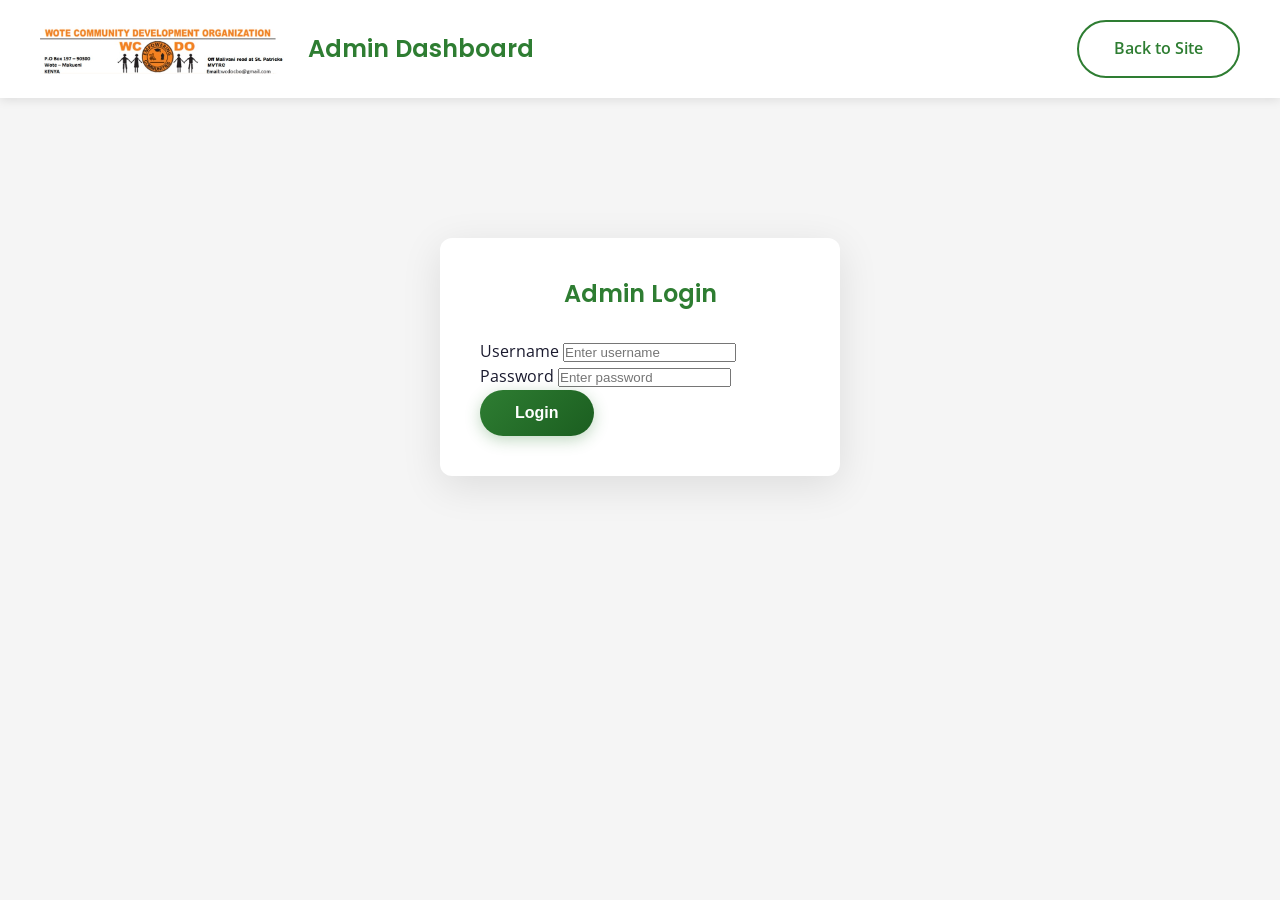
<file: admin.html>
<!DOCTYPE html>
<html lang="en">
<head>
    <meta charset="UTF-8">
    <meta name="viewport" content="width=device-width, initial-scale=1.0">
    <title>Admin Dashboard - WCDO</title>
    <!-- This page is hidden from regular users -->
    <meta name="robots" content="noindex, nofollow">
    <link href="https://fonts.googleapis.com/css2?family=Poppins:wght@300;400;500;600;700;800&family=Open+Sans:wght@300;400;600;700&display=swap" rel="stylesheet">
    <link rel="stylesheet" href="https://cdnjs.cloudflare.com/ajax/libs/font-awesome/6.4.0/css/all.min.css">
    <link rel="stylesheet" href="css/style.css">
    <link rel="stylesheet" href="css/admin.css">
</head>
<body>
    <div class="admin-container">
        <div class="admin-header">
            <div class="admin-logo">
                <img src="assets/images/logo.jpg" alt="WCDO Logo" style="height: 50px;">
                <h1>Admin Dashboard</h1>
            </div>
            <a href="index.html" class="btn-secondary" style="color: var(--primary); border-color: var(--primary);">Back to Site</a>
        </div>
        
        <div class="admin-body">
            <!-- Login -->
            <div id="adminLoginFull">
                <div class="login-card">
                    <h2>Admin Login</h2>
                    <form id="loginFormFull">
                        <div class="form-group">
                            <label for="adminUsernameFull">Username</label>
                            <input type="text" id="adminUsernameFull" placeholder="Enter username" required>
                        </div>
                        <div class="form-group">
                            <label for="adminPasswordFull">Password</label>
                            <input type="password" id="adminPasswordFull" placeholder="Enter password" required>
                        </div>
                        <button type="submit" class="btn-primary">Login</button>
                    </form>
                </div>
            </div>
            
            <!-- Dashboard -->
            <div id="adminPanelFull" style="display: none;">
                <div class="admin-toolbar">
                    <button class="btn-primary" id="newPostBtnFull"><i class="fas fa-plus"></i> New Post</button>
                    <button class="btn-secondary" id="logoutAdminFull"><i class="fas fa-sign-out-alt"></i> Logout</button>
                </div>
                
                <div class="admin-stats">
                    <div class="stat-card"><span class="stat-value" id="totalPostsFull">0</span><span class="stat-label">Total Posts</span></div>
                    <div class="stat-card"><span class="stat-value" id="publishedPostsFull">0</span><span class="stat-label">Published</span></div>
                    <div class="stat-card"><span class="stat-value" id="draftPostsFull">0</span><span class="stat-label">Drafts</span></div>
                </div>
                
                <div class="post-form-container" id="postFormContainerFull" style="display: none;">
                    <h3 id="formTitleFull">Create New Post</h3>
                    <form id="postFormFull">
                        <input type="hidden" id="editPostIdFull">
                        <div class="form-group"><label for="postTitleFull">Title</label><input type="text" id="postTitleFull" placeholder="Post title" required></div>
                        <div class="form-group">
                            <label for="postCategoryFull">Category</label>
                            <select id="postCategoryFull">
                                <option value="News">News</option>
                                <option value="Events">Events</option>
                                <option value="Stories">Stories</option>
                                <option value="Updates">Updates</option>
                            </select>
                        </div>
                        <div class="form-group"><label for="postImageFull">Image URL</label><input type="text" id="postImageFull" placeholder="https://images.unsplash.com/..."></div>
                        <div class="form-group"><label for="postExcerptFull">Excerpt</label><textarea id="postExcerptFull" rows="2" placeholder="Brief summary..."></textarea></div>
                        <div class="form-group"><label for="postContentFull">Content</label><textarea id="postContentFull" rows="6" placeholder="Full blog content..." required></textarea></div>
                        <div class="form-group">
                            <label for="postStatusFull">Status</label>
                            <select id="postStatusFull">
                                <option value="published">Published</option>
                                <option value="draft">Draft</option>
                            </select>
                        </div>
                        <button type="submit" class="btn-primary" id="savePostBtnFull">Save Post</button>
                        <button type="button" class="btn-secondary" id="cancelPostBtnFull">Cancel</button>
                    </form>
                </div>
                
                <div class="admin-posts-list">
                    <h3>Manage Posts</h3>
                    <div id="adminPostsListFull"></div>
                </div>
            </div>
        </div>
    </div>
    
    <script src="js/main.js"></script>
    <script src="js/blog.js"></script>
    <script src="js/admin.js"></script>
</body>
</html>
</file>
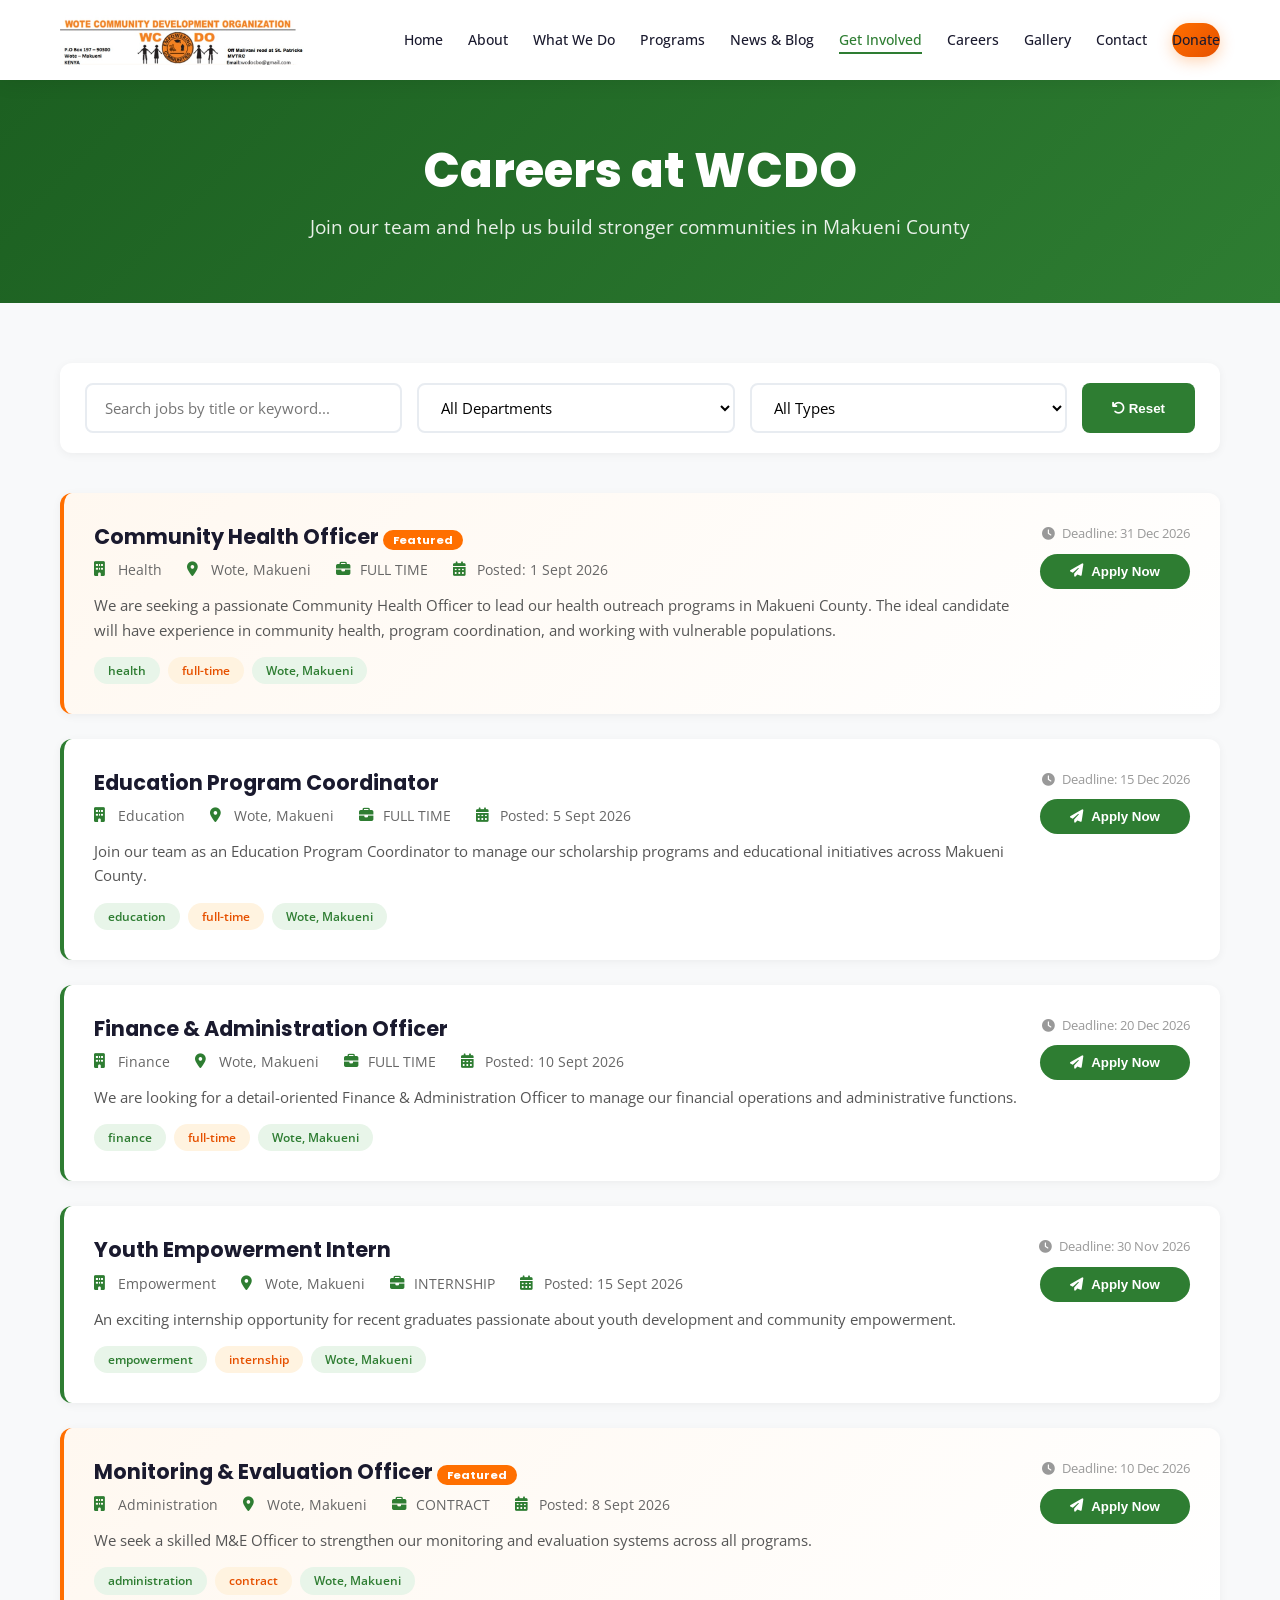
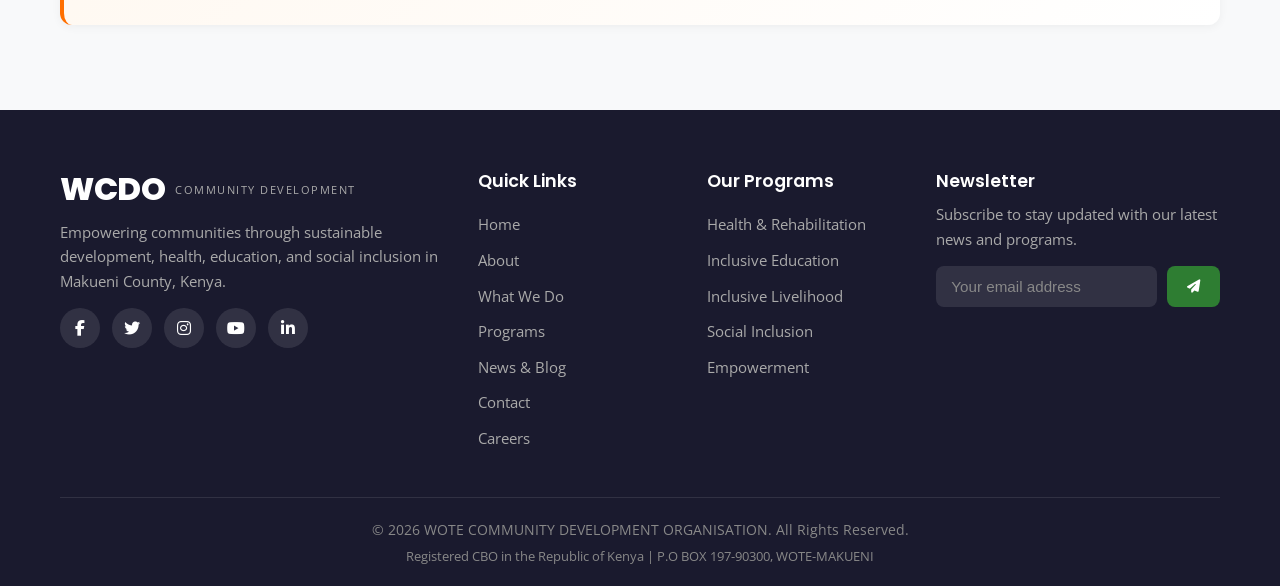
<file: careers.html>
<!DOCTYPE html>
<html lang="en">
<head>
    <meta charset="UTF-8">
    <meta name="viewport" content="width=device-width, initial-scale=1.0">
	<!-- ======================================== -->
    <link rel="icon" type="image/x-icon" href="favicon.ico">
    <link rel="apple-touch-icon" sizes="180x180" href="assets/images/apple-touch-icon.png">
    <link rel="icon" type="image/png" sizes="32x32" href="assets/images/favicon-32x32.png">
    <link rel="icon" type="image/png" sizes="16x16" href="assets/images/favicon-16x16.png">
    <link rel="manifest" href="site.webmanifest">
    <title>Careers - WCDO</title>
    <link href="https://fonts.googleapis.com/css2?family=Poppins:wght@300;400;500;600;700;800&family=Open+Sans:wght@300;400;600;700&display=swap" rel="stylesheet">
    <link rel="stylesheet" href="https://cdnjs.cloudflare.com/ajax/libs/font-awesome/6.4.0/css/all.min.css">
    <link rel="stylesheet" href="css/style.css">
    <style>
        /* ======================================== */
        /* CAREERS PAGE SPECIFIC STYLES */
        /* ======================================== */
        .careers-page {
            padding: 60px 0;
            background: #f8f9fa;
        }

        /* Job Filters */
        .job-filters {
            display: flex;
            flex-wrap: wrap;
            gap: 15px;
            margin-bottom: 40px;
            background: white;
            padding: 20px 25px;
            border-radius: 12px;
            box-shadow: 0 2px 10px rgba(0,0,0,0.05);
        }

        .job-filters input,
        .job-filters select {
            padding: 12px 18px;
            border: 2px solid #e8ecf1;
            border-radius: 8px;
            font-size: 0.95rem;
            font-family: 'Open Sans', sans-serif;
            flex: 1;
            min-width: 200px;
            transition: border-color 0.3s ease;
            background: white;
        }

        .job-filters input:focus,
        .job-filters select:focus {
            outline: none;
            border-color: #2E7D32;
        }

        .job-filters .filter-btn {
            padding: 12px 30px;
            background: #2E7D32;
            color: white;
            border: none;
            border-radius: 8px;
            cursor: pointer;
            font-weight: 600;
            transition: all 0.3s ease;
        }

        .job-filters .filter-btn:hover {
            background: #1B5E20;
            transform: translateY(-2px);
        }

        /* Job Cards */
        .job-card {
            background: white;
            border-radius: 12px;
            padding: 30px;
            margin-bottom: 25px;
            box-shadow: 0 2px 10px rgba(0,0,0,0.05);
            transition: all 0.3s ease;
            border-left: 4px solid #2E7D32;
            display: flex;
            justify-content: space-between;
            align-items: flex-start;
            gap: 20px;
            flex-wrap: wrap;
        }

        .job-card:hover {
            transform: translateY(-3px);
            box-shadow: 0 10px 40px rgba(0,0,0,0.08);
        }

        .job-card.featured {
            border-left-color: #FF6F00;
            background: linear-gradient(135deg, #fff8f0, #ffffff);
        }

        .job-card .job-info {
            flex: 1;
        }

        .job-card .job-title {
            font-size: 1.3rem;
            font-weight: 700;
            color: #1a1a2e;
            margin-bottom: 8px;
            font-family: 'Poppins', sans-serif;
        }

        .job-card .job-title a {
            color: #1a1a2e;
            text-decoration: none;
            transition: color 0.3s ease;
        }

        .job-card .job-title a:hover {
            color: #2E7D32;
        }

        .job-card .job-meta {
            display: flex;
            flex-wrap: wrap;
            gap: 15px 25px;
            margin-bottom: 12px;
            font-size: 0.9rem;
            color: #666;
        }

        .job-card .job-meta span {
            display: flex;
            align-items: center;
            gap: 6px;
        }

        .job-card .job-meta i {
            color: #2E7D32;
            width: 18px;
        }

        .job-card .job-description {
            color: #555;
            font-size: 0.95rem;
            line-height: 1.6;
            margin-bottom: 15px;
        }

        .job-card .job-tags {
            display: flex;
            flex-wrap: wrap;
            gap: 8px;
        }

        .job-card .job-tags .tag {
            padding: 4px 14px;
            background: #e8f5e9;
            color: #2E7D32;
            border-radius: 50px;
            font-size: 0.75rem;
            font-weight: 600;
        }

        .job-card .job-tags .tag.highlight {
            background: #fff3e0;
            color: #E65100;
        }

        .job-card .job-apply {
            display: flex;
            flex-direction: column;
            align-items: flex-end;
            gap: 10px;
            min-width: 140px;
        }

        .job-card .job-apply .deadline {
            font-size: 0.8rem;
            color: #999;
        }

        .job-card .job-apply .deadline i {
            margin-right: 4px;
        }

        .btn-apply {
            padding: 10px 30px;
            background: #2E7D32;
            color: white;
            border: none;
            border-radius: 50px;
            font-weight: 600;
            cursor: pointer;
            transition: all 0.3s ease;
            text-decoration: none;
            display: inline-flex;
            align-items: center;
            gap: 8px;
        }

        .btn-apply:hover {
            background: #1B5E20;
            transform: translateY(-2px);
            box-shadow: 0 5px 20px rgba(46, 125, 50, 0.3);
        }

        .btn-apply.outline {
            background: transparent;
            color: #2E7D32;
            border: 2px solid #2E7D32;
        }

        .btn-apply.outline:hover {
            background: #2E7D32;
            color: white;
        }

        /* No Jobs Found */
        .no-jobs {
            text-align: center;
            padding: 60px 20px;
            background: white;
            border-radius: 12px;
        }

        .no-jobs i {
            font-size: 3rem;
            color: #ccc;
            margin-bottom: 15px;
        }

        .no-jobs h3 {
            font-size: 1.3rem;
            color: #333;
            margin-bottom: 10px;
        }

        .no-jobs p {
            color: #888;
        }

        /* ======================================== */
        /* JOB APPLICATION MODAL */
        /* ======================================== */
        .application-modal {
            display: none;
            position: fixed;
            top: 0;
            left: 0;
            width: 100%;
            height: 100%;
            background: rgba(0,0,0,0.6);
            z-index: 3000;
            align-items: center;
            justify-content: center;
            padding: 20px;
        }

        .application-modal.active {
            display: flex;
        }

        .application-modal .modal-content {
            background: white;
            border-radius: 16px;
            max-width: 800px;
            width: 100%;
            max-height: 90vh;
            overflow-y: auto;
            padding: 40px;
            position: relative;
            box-shadow: 0 20px 60px rgba(0,0,0,0.3);
        }

        .application-modal .close-modal {
            position: absolute;
            top: 15px;
            right: 20px;
            font-size: 2rem;
            cursor: pointer;
            color: #999;
            transition: color 0.3s ease;
            background: none;
            border: none;
        }

        .application-modal .close-modal:hover {
            color: #333;
        }

        .application-modal h2 {
            font-size: 1.8rem;
            color: #1a1a2e;
            margin-bottom: 5px;
            font-family: 'Poppins', sans-serif;
        }

        .application-modal .applying-for {
            color: #2E7D32;
            font-weight: 600;
            margin-bottom: 25px;
            font-size: 1rem;
        }

        .application-modal .form-group {
            margin-bottom: 20px;
        }

        .application-modal .form-group label {
            display: block;
            font-weight: 600;
            margin-bottom: 5px;
            font-size: 0.9rem;
            color: #333;
        }

        .application-modal .form-group label .required {
            color: #e53935;
        }

        .application-modal .form-group input,
        .application-modal .form-group select,
        .application-modal .form-group textarea {
            width: 100%;
            padding: 12px 15px;
            border: 2px solid #e8ecf1;
            border-radius: 8px;
            font-size: 0.95rem;
            font-family: 'Open Sans', sans-serif;
            transition: border-color 0.3s ease;
        }

        .application-modal .form-group input:focus,
        .application-modal .form-group select:focus,
        .application-modal .form-group textarea:focus {
            outline: none;
            border-color: #2E7D32;
        }

        .application-modal .form-group textarea {
            resize: vertical;
            min-height: 100px;
        }

        .application-modal .form-row {
            display: grid;
            grid-template-columns: 1fr 1fr;
            gap: 20px;
        }

        .application-modal .file-upload {
            border: 2px dashed #ddd;
            padding: 30px;
            text-align: center;
            border-radius: 8px;
            cursor: pointer;
            transition: all 0.3s ease;
            position: relative;
        }

        .application-modal .file-upload:hover {
            border-color: #2E7D32;
            background: #f8f9fa;
        }

        .application-modal .file-upload input[type="file"] {
            position: absolute;
            top: 0;
            left: 0;
            width: 100%;
            height: 100%;
            opacity: 0;
            cursor: pointer;
        }

        .application-modal .file-upload i {
            font-size: 2.5rem;
            color: #2E7D32;
            display: block;
            margin-bottom: 10px;
        }

        .application-modal .file-upload p {
            color: #666;
            font-size: 0.9rem;
        }

        .application-modal .file-upload .file-name {
            color: #2E7D32;
            font-weight: 600;
            margin-top: 8px;
            display: none;
        }

        .application-modal .submit-btn {
            width: 100%;
            padding: 16px;
            background: linear-gradient(135deg, #2E7D32, #1B5E20);
            color: white;
            border: none;
            border-radius: 8px;
            font-size: 1.1rem;
            font-weight: 600;
            cursor: pointer;
            transition: all 0.3s ease;
        }

        .application-modal .submit-btn:hover {
            transform: translateY(-2px);
            box-shadow: 0 10px 30px rgba(46, 125, 50, 0.3);
        }

        /* ======================================== */
        /* RESPONSIVE */
        /* ======================================== */
        @media (max-width: 768px) {
            .job-card {
                flex-direction: column;
            }

            .job-card .job-apply {
                align-items: flex-start;
                width: 100%;
            }

            .application-modal .form-row {
                grid-template-columns: 1fr;
            }

            .job-filters {
                flex-direction: column;
            }

            .job-filters input,
            .job-filters select {
                min-width: auto;
            }

            .application-modal .modal-content {
                padding: 25px;
            }
        }

        @media (max-width: 480px) {
            .job-card .job-meta {
                flex-direction: column;
                gap: 5px;
            }
        }
    </style>
</head>
<body>
    <!-- Header -->
    <header class="header" id="header">
        <div class="container">
            <nav class="navbar">
                <div class="logo">
                    <a href="index.html" class="logo-with-text">
                        <img src="assets/images/logo.jpg" alt="WCDO Logo" class="logo-img">
                    </a>
                </div>
                <ul class="nav-menu" id="navMenu">
                    <li><a href="index.html" class="nav-link">Home</a></li>
                    <li><a href="about.html" class="nav-link">About</a></li>
                    <li><a href="what-we-do.html" class="nav-link">What We Do</a></li>
                    <li><a href="programs.html" class="nav-link">Programs</a></li>
                    <li><a href="news-blog.html" class="nav-link">News & Blog</a></li>
                    <li><a href="get-involved.html" class="nav-link active">Get Involved</a></li>
					<li><a href="careers.html" class="nav-link">Careers</a></li>
                    <li><a href="gallery.html" class="nav-link">Gallery</a></li>
                    <li><a href="contact.html" class="nav-link">Contact</a></li>
                    <li><a href="donate.html" class="btn-donate-nav">Donate</a></li>
                </ul>
                <div class="hamburger" id="hamburger">
                    <span class="bar"></span>
                    <span class="bar"></span>
                    <span class="bar"></span>
                </div>
            </nav>
        </div>
    </header>

    <!-- Page Header -->
    <section class="page-header">
        <div class="container">
            <h1>Careers at WCDO</h1>
            <p>Join our team and help us build stronger communities in Makueni County</p>
        </div>
    </section>

    <!-- Careers Content -->
    <section class="careers-page">
        <div class="container">
            <!-- Job Filters -->
            <div class="job-filters">
                <input type="text" id="jobSearch" placeholder="Search jobs by title or keyword...">
                <select id="jobDepartment">
                    <option value="">All Departments</option>
                    <option value="health">Health & Rehabilitation</option>
                    <option value="education">Education</option>
                    <option value="livelihood">Livelihood</option>
                    <option value="inclusion">Social Inclusion</option>
                    <option value="empowerment">Empowerment</option>
                    <option value="administration">Administration</option>
                    <option value="finance">Finance</option>
                </select>
                <select id="jobType">
                    <option value="">All Types</option>
                    <option value="full-time">Full Time</option>
                    <option value="part-time">Part Time</option>
                    <option value="contract">Contract</option>
                    <option value="internship">Internship</option>
                    <option value="volunteer">Volunteer</option>
                </select>
                <button class="filter-btn" id="clearFilters"><i class="fas fa-undo"></i> Reset</button>
            </div>

            <!-- Jobs List -->
            <div id="jobsList">
                <!-- Jobs loaded dynamically -->
            </div>

            <!-- No Jobs Message (hidden by default) -->
            <div class="no-jobs" id="noJobs" style="display: none;">
                <i class="fas fa-search"></i>
                <h3>No Jobs Found</h3>
                <p>Try adjusting your search filters or check back later for new opportunities.</p>
            </div>
        </div>
    </section>

    <!-- ======================================== -->
    <!-- JOB APPLICATION MODAL -->
    <!-- ======================================== -->
    <div class="application-modal" id="applicationModal">
        <div class="modal-content">
            <button class="close-modal" id="closeApplicationModal">&times;</button>
            <h2>Apply for this Position</h2>
            <p class="applying-for" id="applyingFor">Position: <span id="jobTitleDisplay"></span></p>
            
            <form id="jobApplicationForm" enctype="multipart/form-data">
                <input type="hidden" id="jobId" name="jobId">
                
                <div class="form-row">
                    <div class="form-group">
                        <label>First Name <span class="required">*</span></label>
                        <input type="text" id="firstName" name="firstName" placeholder="Enter your first name" required>
                    </div>
                    <div class="form-group">
                        <label>Last Name <span class="required">*</span></label>
                        <input type="text" id="lastName" name="lastName" placeholder="Enter your last name" required>
                    </div>
                </div>

                <div class="form-row">
                    <div class="form-group">
                        <label>Email Address <span class="required">*</span></label>
                        <input type="email" id="applicantEmail" name="email" placeholder="you@email.com" required>
                    </div>
                    <div class="form-group">
                        <label>Phone Number <span class="required">*</span></label>
                        <input type="tel" id="applicantPhone" name="phone" placeholder="+254 700 123 456" required>
                    </div>
                </div>

                <div class="form-group">
                    <label>Current Location</label>
                    <input type="text" id="applicantLocation" name="location" placeholder="e.g., Wote, Makueni">
                </div>

                <div class="form-row">
                    <div class="form-group">
                        <label>Years of Experience</label>
                        <select id="applicantExperience" name="experience">
                            <option value="">Select experience level</option>
                            <option value="0-1">0-1 years</option>
                            <option value="1-3">1-3 years</option>
                            <option value="3-5">3-5 years</option>
                            <option value="5-10">5-10 years</option>
                            <option value="10+">10+ years</option>
                        </select>
                    </div>
                    <div class="form-group">
                        <label>Highest Education Level</label>
                        <select id="applicantEducation" name="education">
                            <option value="">Select education level</option>
                            <option value="certificate">Certificate</option>
                            <option value="diploma">Diploma</option>
                            <option value="bachelors">Bachelor's Degree</option>
                            <option value="masters">Master's Degree</option>
                            <option value="phd">PhD</option>
                        </select>
                    </div>
                </div>

                <div class="form-group">
                    <label>Cover Letter / Why are you interested? <span class="required">*</span></label>
                    <textarea id="applicantCoverLetter" name="coverLetter" rows="5" placeholder="Tell us why you're the right candidate for this position..." required></textarea>
                </div>

                <div class="form-group">
                    <label>Upload CV/Resume <span class="required">*</span></label>
                    <div class="file-upload" id="fileUpload">
                        <i class="fas fa-cloud-upload-alt"></i>
                        <p>Click to upload your CV (PDF, DOC, DOCX)</p>
                        <p style="font-size: 0.8rem; color: #999;">Max file size: 5MB</p>
                        <span class="file-name" id="fileName">File selected: </span>
                        <input type="file" id="applicantCV" name="cv" accept=".pdf,.doc,.docx" required>
                    </div>
                </div>

                <div class="form-group">
                    <label>How did you hear about us?</label>
                    <select id="applicantSource" name="source">
                        <option value="">Select an option</option>
                        <option value="website">WCDO Website</option>
                        <option value="social-media">Social Media</option>
                        <option value="referral">Employee Referral</option>
                        <option value="job-board">Job Board</option>
                        <option value="community">Community Network</option>
                        <option value="other">Other</option>
                    </select>
                </div>

                <div class="form-group">
                    <label>
                        <input type="checkbox" id="applicantConsent" name="consent" required>
                        I confirm that the information provided is accurate and I consent to WCDO storing my data for recruitment purposes. <span class="required">*</span>
                    </label>
                </div>

                <button type="submit" class="submit-btn">
                    <i class="fas fa-paper-plane"></i> Submit Application
                </button>
            </form>
        </div>
    </div>

    <!-- Footer -->
    <footer class="footer">
        <div class="container">
            <div class="footer-grid">
                <div class="footer-about">
                    <div class="footer-logo">
                        <span class="footer-logo-text">WCDO</span>
                        <span class="footer-logo-sub">Community Development</span>
                    </div>
                    <p>Empowering communities through sustainable development, health, education, and social inclusion in Makueni County, Kenya.</p>
                    <div class="footer-social">
                        <a href="https://www.facebook.com/profile.php?id=61583773153705" target="_blank"><i class="fab fa-facebook-f"></i></a>
                        <a href="#" target="_blank"><i class="fab fa-twitter"></i></a>
                        <a href="#" target="_blank"><i class="fab fa-instagram"></i></a>
                        <a href="#" target="_blank"><i class="fab fa-youtube"></i></a>
                        <a href="#" target="_blank"><i class="fab fa-linkedin-in"></i></a>
                    </div>
                </div>
                
                <div class="footer-links">
                    <h4>Quick Links</h4>
                    <ul>
                        <li><a href="index.html">Home</a></li>
                        <li><a href="about.html">About</a></li>
                        <li><a href="what-we-do.html">What We Do</a></li>
                        <li><a href="programs.html">Programs</a></li>
                        <li><a href="news-blog.html">News & Blog</a></li>
                        <li><a href="contact.html">Contact</a></li>
                        <li><a href="careers.html">Careers</a></li>
                    </ul>
                </div>
                
                <div class="footer-links">
                    <h4>Our Programs</h4>
                    <ul>
                        <li><a href="programs.html">Health & Rehabilitation</a></li>
                        <li><a href="programs.html">Inclusive Education</a></li>
                        <li><a href="programs.html">Inclusive Livelihood</a></li>
                        <li><a href="programs.html">Social Inclusion</a></li>
                        <li><a href="programs.html">Empowerment</a></li>
                    </ul>
                </div>
                
                <div class="footer-newsletter">
                    <h4>Newsletter</h4>
                    <p>Subscribe to stay updated with our latest news and programs.</p>
                    <form id="newsletterForm" class="newsletter-form">
                        <input type="email" placeholder="Your email address" required>
                        <button type="submit"><i class="fas fa-paper-plane"></i></button>
                    </form>
                </div>
            </div>
            
            <div class="footer-bottom">
                <p>&copy; 2026 WOTE COMMUNITY DEVELOPMENT ORGANISATION. All Rights Reserved.</p>
                <p>Registered CBO in the Republic of Kenya | P.O BOX 197-90300, WOTE-MAKUENI</p>
            </div>
        </div>
    </footer>

    <script src="js/main.js"></script>
    <script src="js/careers.js"></script>
</body>
</html>
</file>
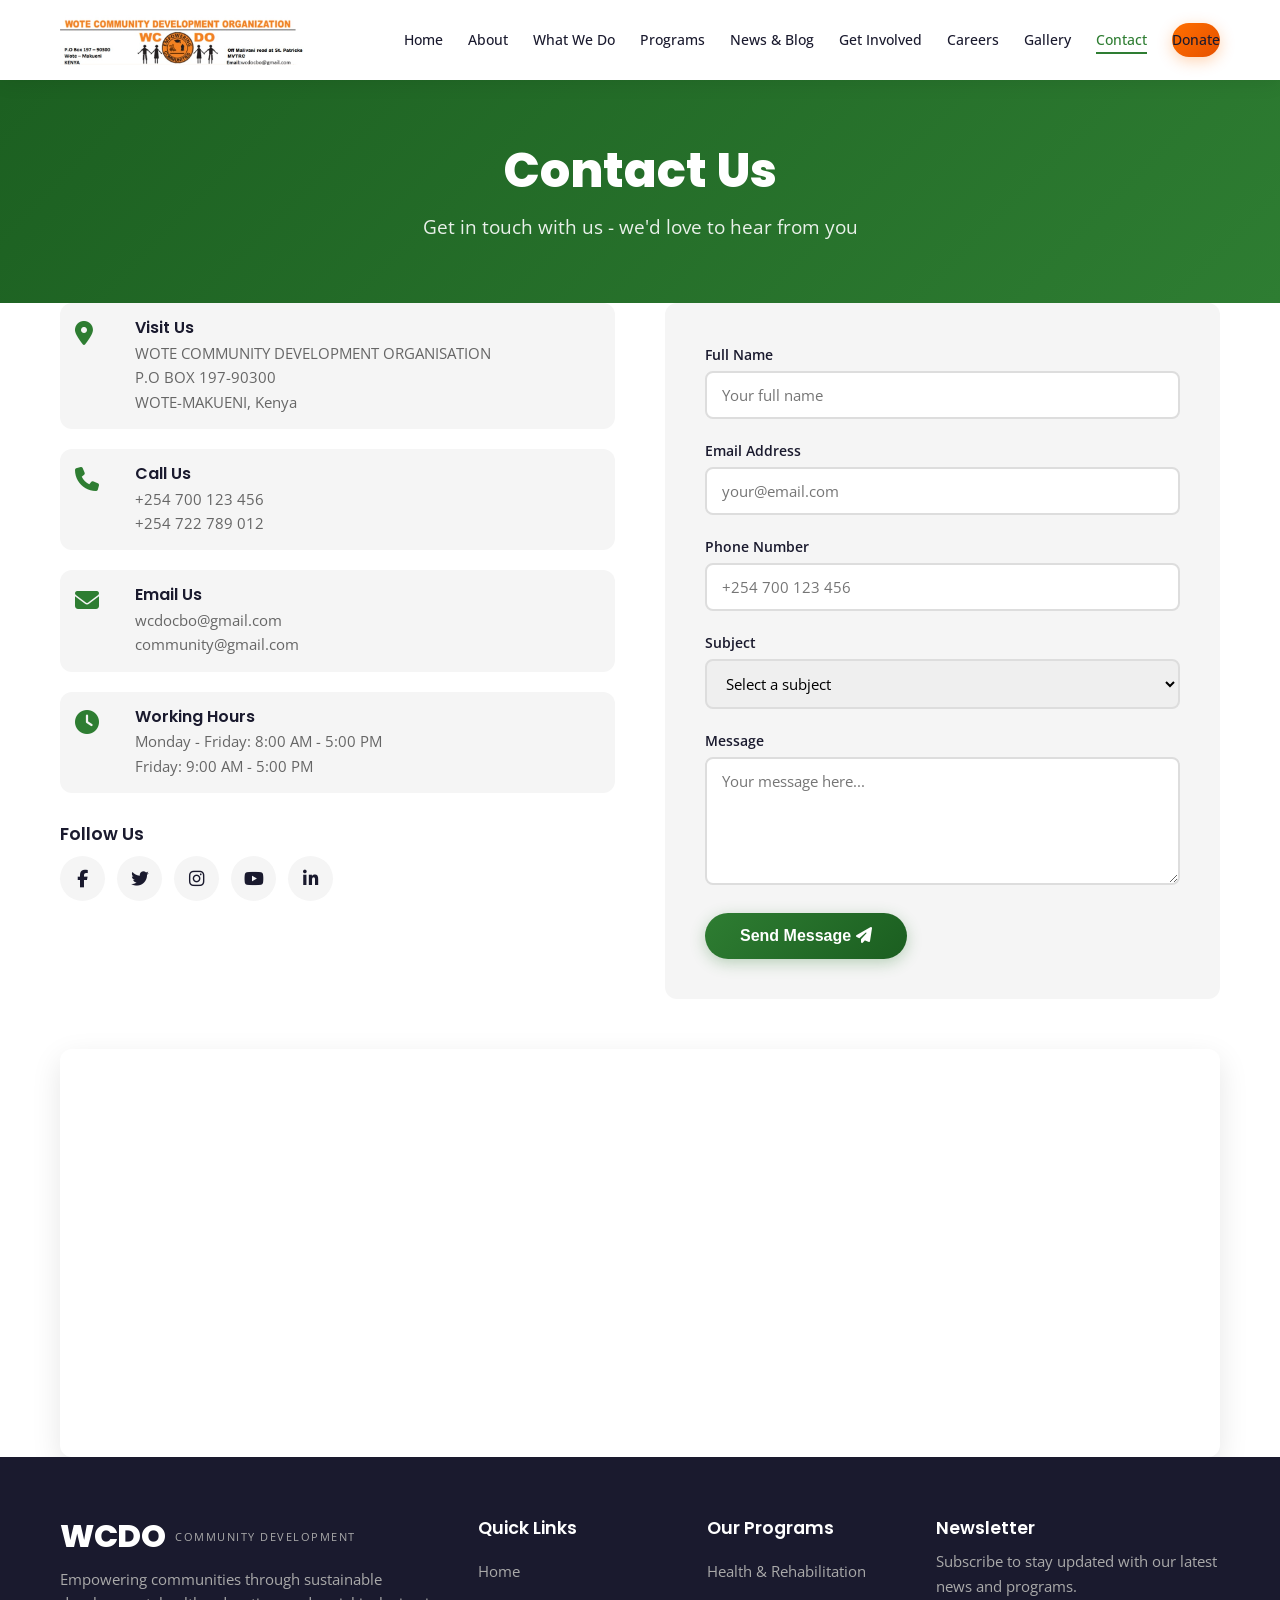
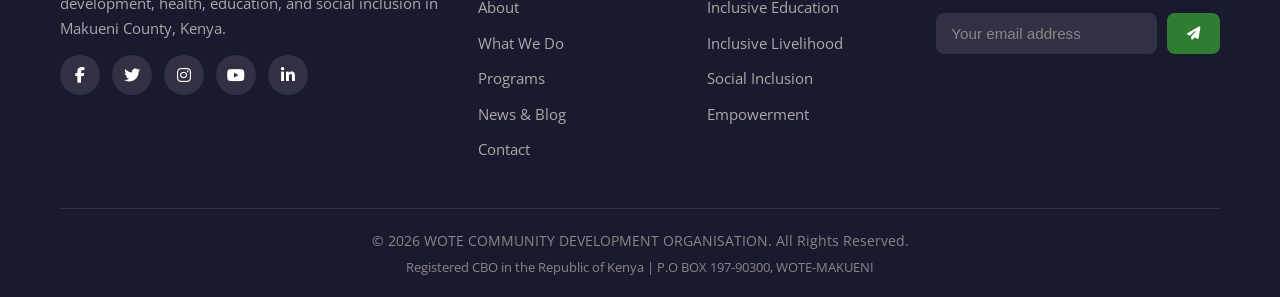
<file: contact.html>
<!DOCTYPE html>
<html lang="en">
<head>
    <meta charset="UTF-8">
    <meta name="viewport" content="width=device-width, initial-scale=1.0">
	<!-- ======================================== -->
    <link rel="icon" type="image/x-icon" href="favicon.ico">
    <link rel="apple-touch-icon" sizes="180x180" href="assets/images/apple-touch-icon.png">
    <link rel="icon" type="image/png" sizes="32x32" href="assets/images/favicon-32x32.png">
    <link rel="icon" type="image/png" sizes="16x16" href="assets/images/favicon-16x16.png">
    <link rel="manifest" href="site.webmanifest">
    <title>Contact - WCDO</title>
    <link href="https://fonts.googleapis.com/css2?family=Poppins:wght@300;400;500;600;700;800&family=Open+Sans:wght@300;400;600;700&display=swap" rel="stylesheet">
    <link rel="stylesheet" href="https://cdnjs.cloudflare.com/ajax/libs/font-awesome/6.4.0/css/all.min.css">
    <link rel="stylesheet" href="css/style.css">
</head>
<body>
    <header class="header" id="header">
        <div class="container">
            <nav class="navbar">
                <div class="logo">
                    <a href="index.html" class="logo-with-text">
                        <img src="assets/images/logo.jpg" alt="WCDO Logo" class="logo-img">
                        
                    </a>
                </div>
                <ul class="nav-menu" id="navMenu">
                    <li><a href="index.html" class="nav-link">Home</a></li>
                    <li><a href="about.html" class="nav-link">About</a></li>
                    <li><a href="what-we-do.html" class="nav-link">What We Do</a></li>
                    <li><a href="programs.html" class="nav-link">Programs</a></li>
                    <li><a href="news-blog.html" class="nav-link">News & Blog</a></li>
                    <li><a href="get-involved.html" class="nav-link">Get Involved</a></li>
					<li><a href="careers.html" class="nav-link">Careers</a></li>
                    <li><a href="gallery.html" class="nav-link">Gallery</a></li>
                    <li><a href="contact.html" class="nav-link active">Contact</a></li>
                    <li><a href="donate.html" class="btn-donate-nav">Donate</a></li>
                </ul>
                <div class="hamburger" id="hamburger">
                    <span class="bar"></span>
                    <span class="bar"></span>
                    <span class="bar"></span>
                </div>
            </nav>
        </div>
    </header>

    <section class="page-header">
        <div class="container">
            <h1>Contact Us</h1>
            <p>Get in touch with us - we'd love to hear from you</p>
        </div>
    </section>

    <section class="contact-page">
        <div class="container">
            <div class="contact-grid">
                <div class="contact-info">
                    <div class="contact-details">
                        <div class="contact-item">
                            <i class="fas fa-map-marker-alt"></i>
                            <div>
                                <h4>Visit Us</h4>
                                <p>WOTE COMMUNITY DEVELOPMENT ORGANISATION<br>P.O BOX 197-90300<br>WOTE-MAKUENI, Kenya</p>
                            </div>
                        </div>
                        <div class="contact-item">
                            <i class="fas fa-phone"></i>
                            <div>
                                <h4>Call Us</h4>
                                <p>+254 700 123 456<br>+254 722 789 012</p>
                            </div>
                        </div>
                        <div class="contact-item">
                            <i class="fas fa-envelope"></i>
                            <div>
                                <h4>Email Us</h4>
                                <p>wcdocbo@gmail.com<br>community@gmail.com</p>
                            </div>
                        </div>
                        <div class="contact-item">
                            <i class="fas fa-clock"></i>
                            <div>
                                <h4>Working Hours</h4>
                                <p>Monday - Friday: 8:00 AM - 5:00 PM<br>Friday: 9:00 AM - 5:00 PM</p>
                            </div>
                        </div>
                    </div>
                    <div class="social-links">
                        <h4>Follow Us</h4>
                        <div class="social-icons">
                            <a href="https://www.facebook.com/profile.php?id=61583773153705"><i class="fab fa-facebook-f"></i></a>
                            <a href="#"><i class="fab fa-twitter"></i></a>
                            <a href="#"><i class="fab fa-instagram"></i></a>
                            <a href="#"><i class="fab fa-youtube"></i></a>
                            <a href="#"><i class="fab fa-linkedin-in"></i></a>
                        </div>
                    </div>
                </div>
                <div class="contact-form-wrapper">
                    <form id="contactForm" class="contact-form">
                        <div class="form-group">
                            <label for="name">Full Name</label>
                            <input type="text" id="name" placeholder="Your full name" required>
                        </div>
                        <div class="form-group">
                            <label for="email">Email Address</label>
                            <input type="email" id="email" placeholder="your@email.com" required>
                        </div>
                        <div class="form-group">
                            <label for="phone">Phone Number</label>
                            <input type="tel" id="phone" placeholder="+254 700 123 456">
                        </div>
                        <div class="form-group">
                            <label for="subject">Subject</label>
                            <select id="subject">
                                <option value="">Select a subject</option>
                                <option value="donation">Donation Inquiry</option>
                                <option value="volunteer">Volunteer Interest</option>
                                <option value="partnership">Partnership Proposal</option>
                                <option value="general">General Inquiry</option>
                            </select>
                        </div>
                        <div class="form-group">
                            <label for="message">Message</label>
                            <textarea id="message" rows="5" placeholder="Your message here..." required></textarea>
                        </div>
                        <button type="submit" class="btn-primary">Send Message <i class="fas fa-paper-plane"></i></button>
                    </form>
                </div>
            </div>
            <div class="map-container">
                <iframe src="https://www.google.com/maps/embed?pb=!1m18!1m12!1m3!1d510576.44715015265!2d36.984561858725514!3d-2.2970125017884103!2m3!1f0!2f0!3f0!3m2!1i1024!2i768!4f13.1!3m3!1m2!1s0x1835c3f0cabc636b%3A0x96c26bd083b8dbb3!2sMakueni%20County%2C%20Kenya!5e0!3m2!1sen!2s!4v1700000000000" width="100%" height="400" style="border:0;" allowfullscreen loading="lazy"></iframe>
            </div>
        </div>
    </section>

    <!-- ======================================== -->
<!-- FOOTER -->
<!-- ======================================== -->
<footer class="footer">
    <div class="container">
        <div class="footer-grid">
            <div class="footer-about">
                <div class="footer-logo">
                    <span class="footer-logo-text">WCDO</span>
                    <span class="footer-logo-sub">Community Development</span>
                </div>
                <p>Empowering communities through sustainable development, health, education, and social inclusion in Makueni County, Kenya.</p>
                <div class="footer-social">
                    <a href="https://www.facebook.com/profile.php?id=61583773153705" target="_blank"><i class="fab fa-facebook-f"></i></a>
                    <a href="#" target="_blank"><i class="fab fa-twitter"></i></a>
                    <a href="#" target="_blank"><i class="fab fa-instagram"></i></a>
                    <a href="#" target="_blank"><i class="fab fa-youtube"></i></a>
                    <a href="#" target="_blank"><i class="fab fa-linkedin-in"></i></a>
                </div>
            </div>
            
            <div class="footer-links">
                <h4>Quick Links</h4>
                <ul>
                    <li><a href="index.html">Home</a></li>
                    <li><a href="about.html">About</a></li>
                    <li><a href="what-we-do.html">What We Do</a></li>
                    <li><a href="programs.html">Programs</a></li>
                    <li><a href="news-blog.html">News & Blog</a></li>
                    <li><a href="contact.html">Contact</a></li>
                </ul>
            </div>
            
            <div class="footer-links">
                <h4>Our Programs</h4>
                <ul>
                    <li><a href="programs.html">Health & Rehabilitation</a></li>
                    <li><a href="programs.html">Inclusive Education</a></li>
                    <li><a href="programs.html">Inclusive Livelihood</a></li>
                    <li><a href="programs.html">Social Inclusion</a></li>
                    <li><a href="programs.html">Empowerment</a></li>
                </ul>
            </div>
            
            <div class="footer-newsletter">
                <h4>Newsletter</h4>
                <p>Subscribe to stay updated with our latest news and programs.</p>
                <form id="newsletterForm" class="newsletter-form">
                    <input type="email" placeholder="Your email address" required>
                    <button type="submit"><i class="fas fa-paper-plane"></i></button>
                </form>
            </div>
        </div>
        
        <div class="footer-bottom">
            <p>&copy; 2026 WOTE COMMUNITY DEVELOPMENT ORGANISATION. All Rights Reserved.</p>
            <p>Registered CBO in the Republic of Kenya | P.O BOX 197-90300, WOTE-MAKUENI</p>
        </div>
    </div>
</footer>

    <script src="js/main.js"></script>
</body>
</html>
</file>
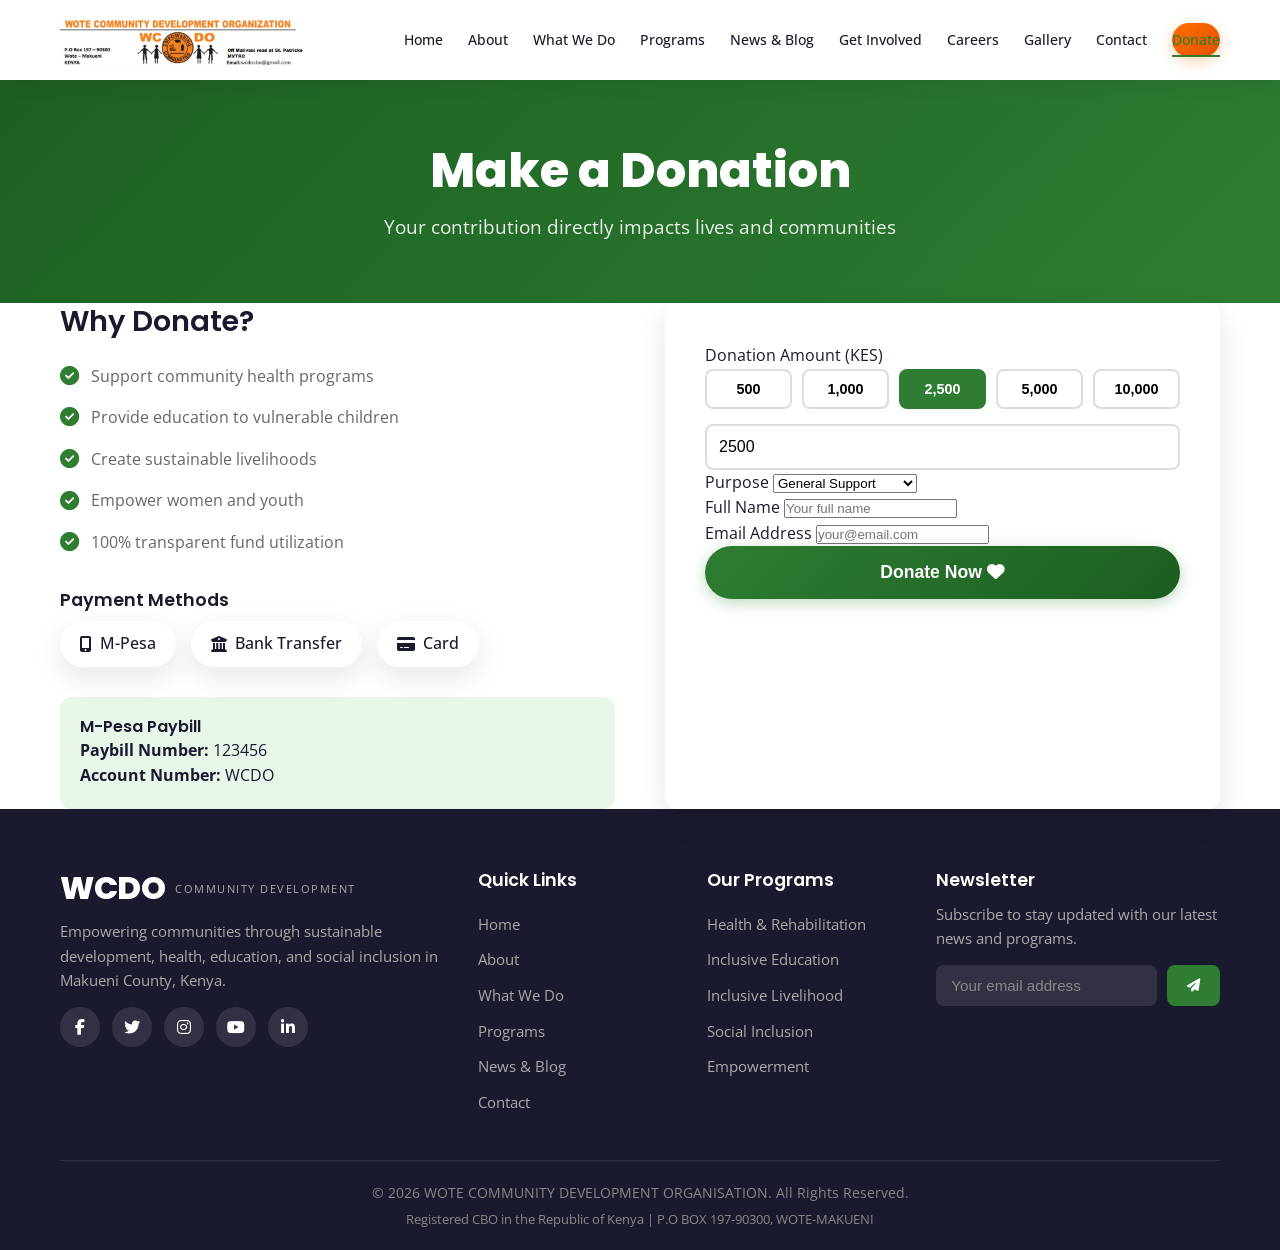
<file: donate.html>
<!DOCTYPE html>
<html lang="en">
<head>
    <meta charset="UTF-8">
    <meta name="viewport" content="width=device-width, initial-scale=1.0">
	<!-- ======================================== -->
    <link rel="icon" type="image/x-icon" href="favicon.ico">
    <link rel="apple-touch-icon" sizes="180x180" href="assets/images/apple-touch-icon.png">
    <link rel="icon" type="image/png" sizes="32x32" href="assets/images/favicon-32x32.png">
    <link rel="icon" type="image/png" sizes="16x16" href="assets/images/favicon-16x16.png">
    <link rel="manifest" href="site.webmanifest">
    <title>Donate - WCDO</title>
    <link href="https://fonts.googleapis.com/css2?family=Poppins:wght@300;400;500;600;700;800&family=Open+Sans:wght@300;400;600;700&display=swap" rel="stylesheet">
    <link rel="stylesheet" href="https://cdnjs.cloudflare.com/ajax/libs/font-awesome/6.4.0/css/all.min.css">
    <link rel="stylesheet" href="css/style.css">
</head>
<body>
    <header class="header" id="header">
        <div class="container">
            <nav class="navbar">
                <div class="logo">
                    <a href="index.html" class="logo-with-text">
                        <img src="assets/images/logo.jpg" alt="WCDO Logo" class="logo-img">
                        
                    </a>
                </div>
                <ul class="nav-menu" id="navMenu">
                    <li><a href="index.html" class="nav-link">Home</a></li>
                    <li><a href="about.html" class="nav-link">About</a></li>
                    <li><a href="what-we-do.html" class="nav-link">What We Do</a></li>
                    <li><a href="programs.html" class="nav-link">Programs</a></li>
                    <li><a href="news-blog.html" class="nav-link">News & Blog</a></li>
                    <li><a href="get-involved.html" class="nav-link">Get Involved</a></li>
					<li><a href="careers.html" class="nav-link">Careers</a></li>
                    <li><a href="gallery.html" class="nav-link">Gallery</a></li>
                    <li><a href="contact.html" class="nav-link">Contact</a></li>
                    <li><a href="donate.html" class="btn-donate-nav active">Donate</a></li>
                </ul>
                <div class="hamburger" id="hamburger">
                    <span class="bar"></span>
                    <span class="bar"></span>
                    <span class="bar"></span>
                </div>
            </nav>
        </div>
    </header>

    <section class="page-header">
        <div class="container">
            <h1>Make a Donation</h1>
            <p>Your contribution directly impacts lives and communities</p>
        </div>
    </section>

    <section class="donate-page">
        <div class="container">
            <div class="donate-grid">
                <div class="donate-info">
                    <h3>Why Donate?</h3>
                    <ul>
                        <li><i class="fas fa-check-circle"></i> Support community health programs</li>
                        <li><i class="fas fa-check-circle"></i> Provide education to vulnerable children</li>
                        <li><i class="fas fa-check-circle"></i> Create sustainable livelihoods</li>
                        <li><i class="fas fa-check-circle"></i> Empower women and youth</li>
                        <li><i class="fas fa-check-circle"></i> 100% transparent fund utilization</li>
                    </ul>
                    <div class="donation-methods">
                        <h4>Payment Methods</h4>
                        <div class="method-icons">
                            <span><i class="fas fa-mobile-alt"></i> M-Pesa</span>
                            <span><i class="fas fa-university"></i> Bank Transfer</span>
                            <span><i class="fas fa-credit-card"></i> Card</span>
                        </div>
                    </div>
                    <div style="margin-top: 30px; padding: 20px; background: #e8f5e9; border-radius: 12px;">
                        <h4>M-Pesa Paybill</h4>
                        <p><strong>Paybill Number:</strong> 123456</p>
                        <p><strong>Account Number:</strong> WCDO</p>
                    </div>
                </div>
                <div class="donate-form-wrapper">
                    <form id="donateForm" class="donate-form">
                        <div class="form-group">
                            <label>Donation Amount (KES)</label>
                            <div class="donation-amounts">
                                <button type="button" class="amount-btn" data-amount="500">500</button>
                                <button type="button" class="amount-btn" data-amount="1000">1,000</button>
                                <button type="button" class="amount-btn active" data-amount="2500">2,500</button>
                                <button type="button" class="amount-btn" data-amount="5000">5,000</button>
                                <button type="button" class="amount-btn" data-amount="10000">10,000</button>
                            </div>
                            <input type="number" id="donationAmount" value="2500" min="100" step="100">
                        </div>
                        <div class="form-group">
                            <label for="donationPurpose">Purpose</label>
                            <select id="donationPurpose">
                                <option value="general">General Support</option>
                                <option value="health">Health Programs</option>
                                <option value="education">Education Programs</option>
                                <option value="livelihood">Livelihood Programs</option>
                            </select>
                        </div>
                        <div class="form-group">
                            <label for="donorName">Full Name</label>
                            <input type="text" id="donorName" placeholder="Your full name" required>
                        </div>
                        <div class="form-group">
                            <label for="donorEmail">Email Address</label>
                            <input type="email" id="donorEmail" placeholder="your@email.com" required>
                        </div>
                        <button type="submit" class="btn-primary donate-submit">Donate Now <i class="fas fa-heart"></i></button>
                    </form>
                </div>
            </div>
        </div>
    </section>

    <!-- ======================================== -->
<!-- FOOTER -->
<!-- ======================================== -->
<footer class="footer">
    <div class="container">
        <div class="footer-grid">
            <div class="footer-about">
                <div class="footer-logo">
                    <span class="footer-logo-text">WCDO</span>
                    <span class="footer-logo-sub">Community Development</span>
                </div>
                <p>Empowering communities through sustainable development, health, education, and social inclusion in Makueni County, Kenya.</p>
                <div class="footer-social">
                    <a href="https://www.facebook.com/profile.php?id=61583773153705" target="_blank"><i class="fab fa-facebook-f"></i></a>
                    <a href="#" target="_blank"><i class="fab fa-twitter"></i></a>
                    <a href="#" target="_blank"><i class="fab fa-instagram"></i></a>
                    <a href="#" target="_blank"><i class="fab fa-youtube"></i></a>
                    <a href="#" target="_blank"><i class="fab fa-linkedin-in"></i></a>
                </div>
            </div>
            
            <div class="footer-links">
                <h4>Quick Links</h4>
                <ul>
                    <li><a href="index.html">Home</a></li>
                    <li><a href="about.html">About</a></li>
                    <li><a href="what-we-do.html">What We Do</a></li>
                    <li><a href="programs.html">Programs</a></li>
                    <li><a href="news-blog.html">News & Blog</a></li>
                    <li><a href="contact.html">Contact</a></li>
                </ul>
            </div>
            
            <div class="footer-links">
                <h4>Our Programs</h4>
                <ul>
                    <li><a href="programs.html">Health & Rehabilitation</a></li>
                    <li><a href="programs.html">Inclusive Education</a></li>
                    <li><a href="programs.html">Inclusive Livelihood</a></li>
                    <li><a href="programs.html">Social Inclusion</a></li>
                    <li><a href="programs.html">Empowerment</a></li>
                </ul>
            </div>
            
            <div class="footer-newsletter">
                <h4>Newsletter</h4>
                <p>Subscribe to stay updated with our latest news and programs.</p>
                <form id="newsletterForm" class="newsletter-form">
                    <input type="email" placeholder="Your email address" required>
                    <button type="submit"><i class="fas fa-paper-plane"></i></button>
                </form>
            </div>
        </div>
        
        <div class="footer-bottom">
            <p>&copy; 2026 WOTE COMMUNITY DEVELOPMENT ORGANISATION. All Rights Reserved.</p>
            <p>Registered CBO in the Republic of Kenya | P.O BOX 197-90300, WOTE-MAKUENI</p>
        </div>
    </div>
</footer>

    <script src="js/main.js"></script>
</body>
</html>
</file>
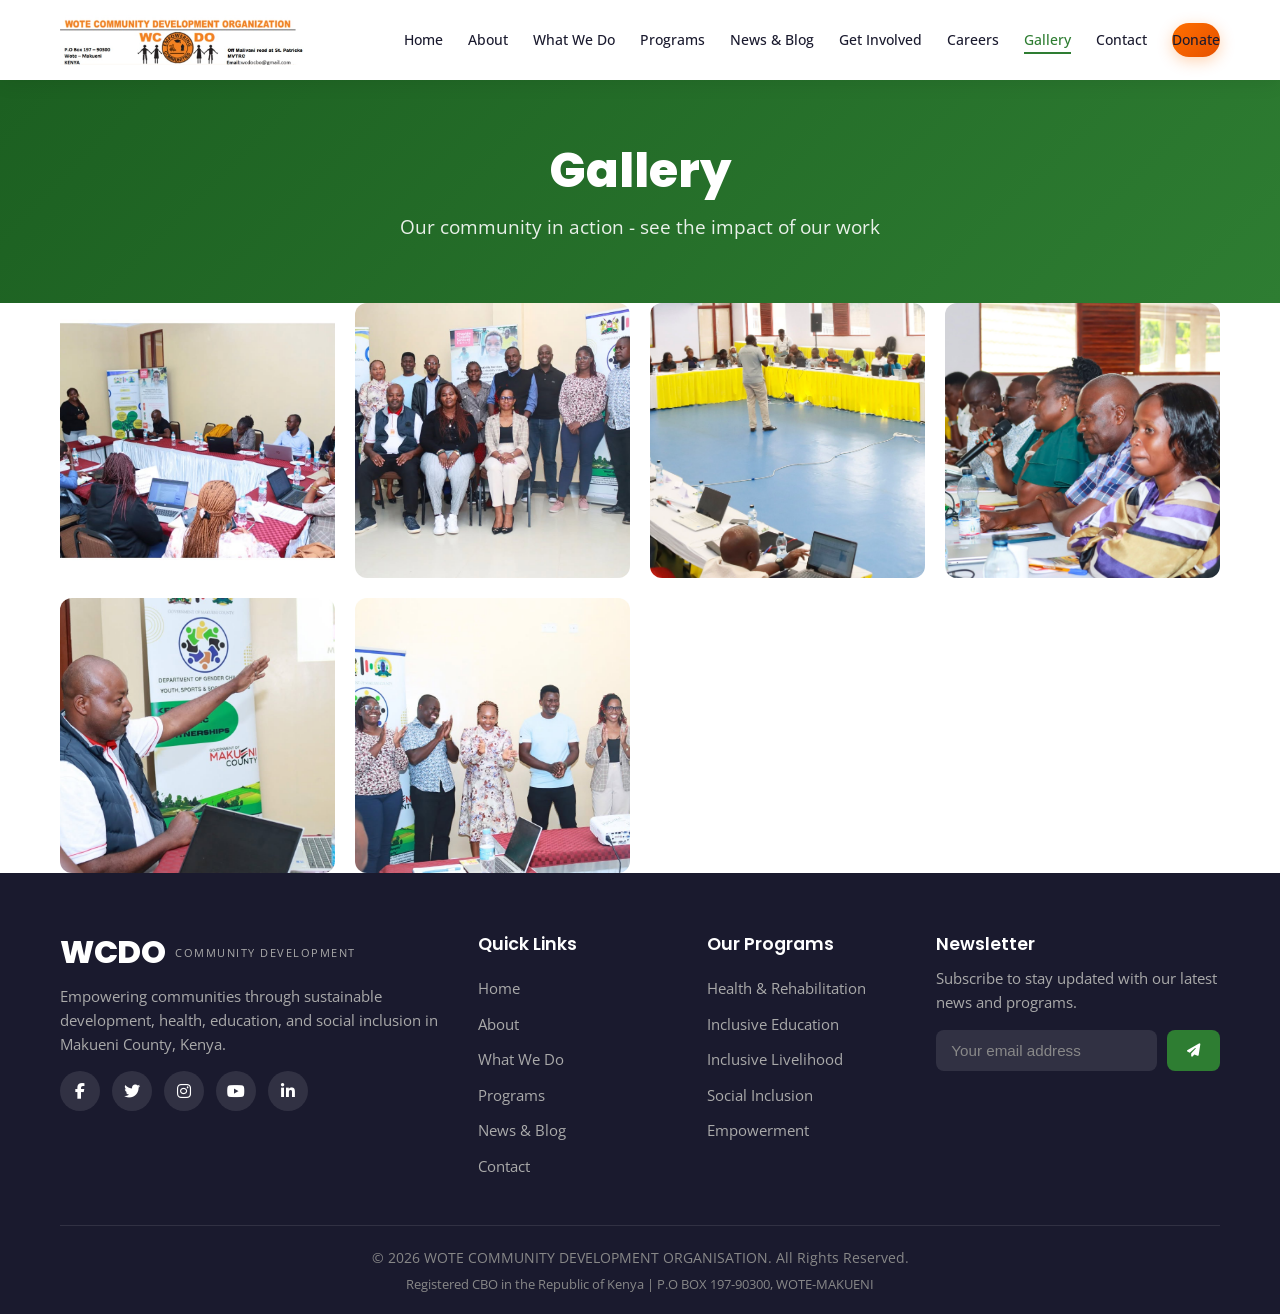
<file: gallery.html>
<!DOCTYPE html>
<html lang="en">
<head>
    <meta charset="UTF-8">
    <meta name="viewport" content="width=device-width, initial-scale=1.0">
	<!-- ======================================== -->
    <link rel="icon" type="image/x-icon" href="favicon.ico">
    <link rel="apple-touch-icon" sizes="180x180" href="assets/images/apple-touch-icon.png">
    <link rel="icon" type="image/png" sizes="32x32" href="assets/images/favicon-32x32.png">
    <link rel="icon" type="image/png" sizes="16x16" href="assets/images/favicon-16x16.png">
    <link rel="manifest" href="site.webmanifest">
    <title>Gallery - WCDO</title>
    <link href="https://fonts.googleapis.com/css2?family=Poppins:wght@300;400;500;600;700;800&family=Open+Sans:wght@300;400;600;700&display=swap" rel="stylesheet">
    <link rel="stylesheet" href="https://cdnjs.cloudflare.com/ajax/libs/font-awesome/6.4.0/css/all.min.css">
    <link rel="stylesheet" href="css/style.css">
</head>
<body>
    <header class="header" id="header">
        <div class="container">
            <nav class="navbar">
                <div class="logo">
                    <a href="index.html" class="logo-with-text">
                        <img src="assets/images/logo.jpg" alt="WCDO Logo" class="logo-img">
                        
                    </a>
                </div>
                <ul class="nav-menu" id="navMenu">
                    <li><a href="index.html" class="nav-link">Home</a></li>
                    <li><a href="about.html" class="nav-link">About</a></li>
                    <li><a href="what-we-do.html" class="nav-link">What We Do</a></li>
                    <li><a href="programs.html" class="nav-link">Programs</a></li>
                    <li><a href="news-blog.html" class="nav-link">News & Blog</a></li>
                    <li><a href="get-involved.html" class="nav-link">Get Involved</a></li>
					<li><a href="careers.html" class="nav-link">Careers</a></li>
                    <li><a href="gallery.html" class="nav-link active">Gallery</a></li>
                    <li><a href="contact.html" class="nav-link">Contact</a></li>
                    <li><a href="donate.html" class="btn-donate-nav">Donate</a></li>
                </ul>
                <div class="hamburger" id="hamburger">
                    <span class="bar"></span>
                    <span class="bar"></span>
                    <span class="bar"></span>
                </div>
            </nav>
        </div>
    </header>

    <section class="page-header">
        <div class="container">
            <h1>Gallery</h1>
            <p>Our community in action - see the impact of our work</p>
        </div>
    </section>

    <section class="gallery-page">
        <div class="container">
            <div class="gallery-grid" id="galleryGrid">
                <!-- Loaded dynamically -->
            </div>
        </div>
    </section>

    <!-- ======================================== -->
<!-- FOOTER -->
<!-- ======================================== -->
<footer class="footer">
    <div class="container">
        <div class="footer-grid">
            <div class="footer-about">
                <div class="footer-logo">
                    <span class="footer-logo-text">WCDO</span>
                    <span class="footer-logo-sub">Community Development</span>
                </div>
                <p>Empowering communities through sustainable development, health, education, and social inclusion in Makueni County, Kenya.</p>
                <div class="footer-social">
                    <a href="https://www.facebook.com/profile.php?id=61583773153705" target="_blank"><i class="fab fa-facebook-f"></i></a>
                    <a href="#" target="_blank"><i class="fab fa-twitter"></i></a>
                    <a href="#" target="_blank"><i class="fab fa-instagram"></i></a>
                    <a href="#" target="_blank"><i class="fab fa-youtube"></i></a>
                    <a href="#" target="_blank"><i class="fab fa-linkedin-in"></i></a>
                </div>
            </div>
            
            <div class="footer-links">
                <h4>Quick Links</h4>
                <ul>
                    <li><a href="index.html">Home</a></li>
                    <li><a href="about.html">About</a></li>
                    <li><a href="what-we-do.html">What We Do</a></li>
                    <li><a href="programs.html">Programs</a></li>
                    <li><a href="news-blog.html">News & Blog</a></li>
                    <li><a href="contact.html">Contact</a></li>
                </ul>
            </div>
            
            <div class="footer-links">
                <h4>Our Programs</h4>
                <ul>
                    <li><a href="programs.html">Health & Rehabilitation</a></li>
                    <li><a href="programs.html">Inclusive Education</a></li>
                    <li><a href="programs.html">Inclusive Livelihood</a></li>
                    <li><a href="programs.html">Social Inclusion</a></li>
                    <li><a href="programs.html">Empowerment</a></li>
                </ul>
            </div>
            
            <div class="footer-newsletter">
                <h4>Newsletter</h4>
                <p>Subscribe to stay updated with our latest news and programs.</p>
                <form id="newsletterForm" class="newsletter-form">
                    <input type="email" placeholder="Your email address" required>
                    <button type="submit"><i class="fas fa-paper-plane"></i></button>
                </form>
            </div>
        </div>
        
        <div class="footer-bottom">
            <p>&copy; 2026 WOTE COMMUNITY DEVELOPMENT ORGANISATION. All Rights Reserved.</p>
            <p>Registered CBO in the Republic of Kenya | P.O BOX 197-90300, WOTE-MAKUENI</p>
        </div>
    </div>
</footer>

    <script src="js/main.js"></script>
</body>
</html>
</file>
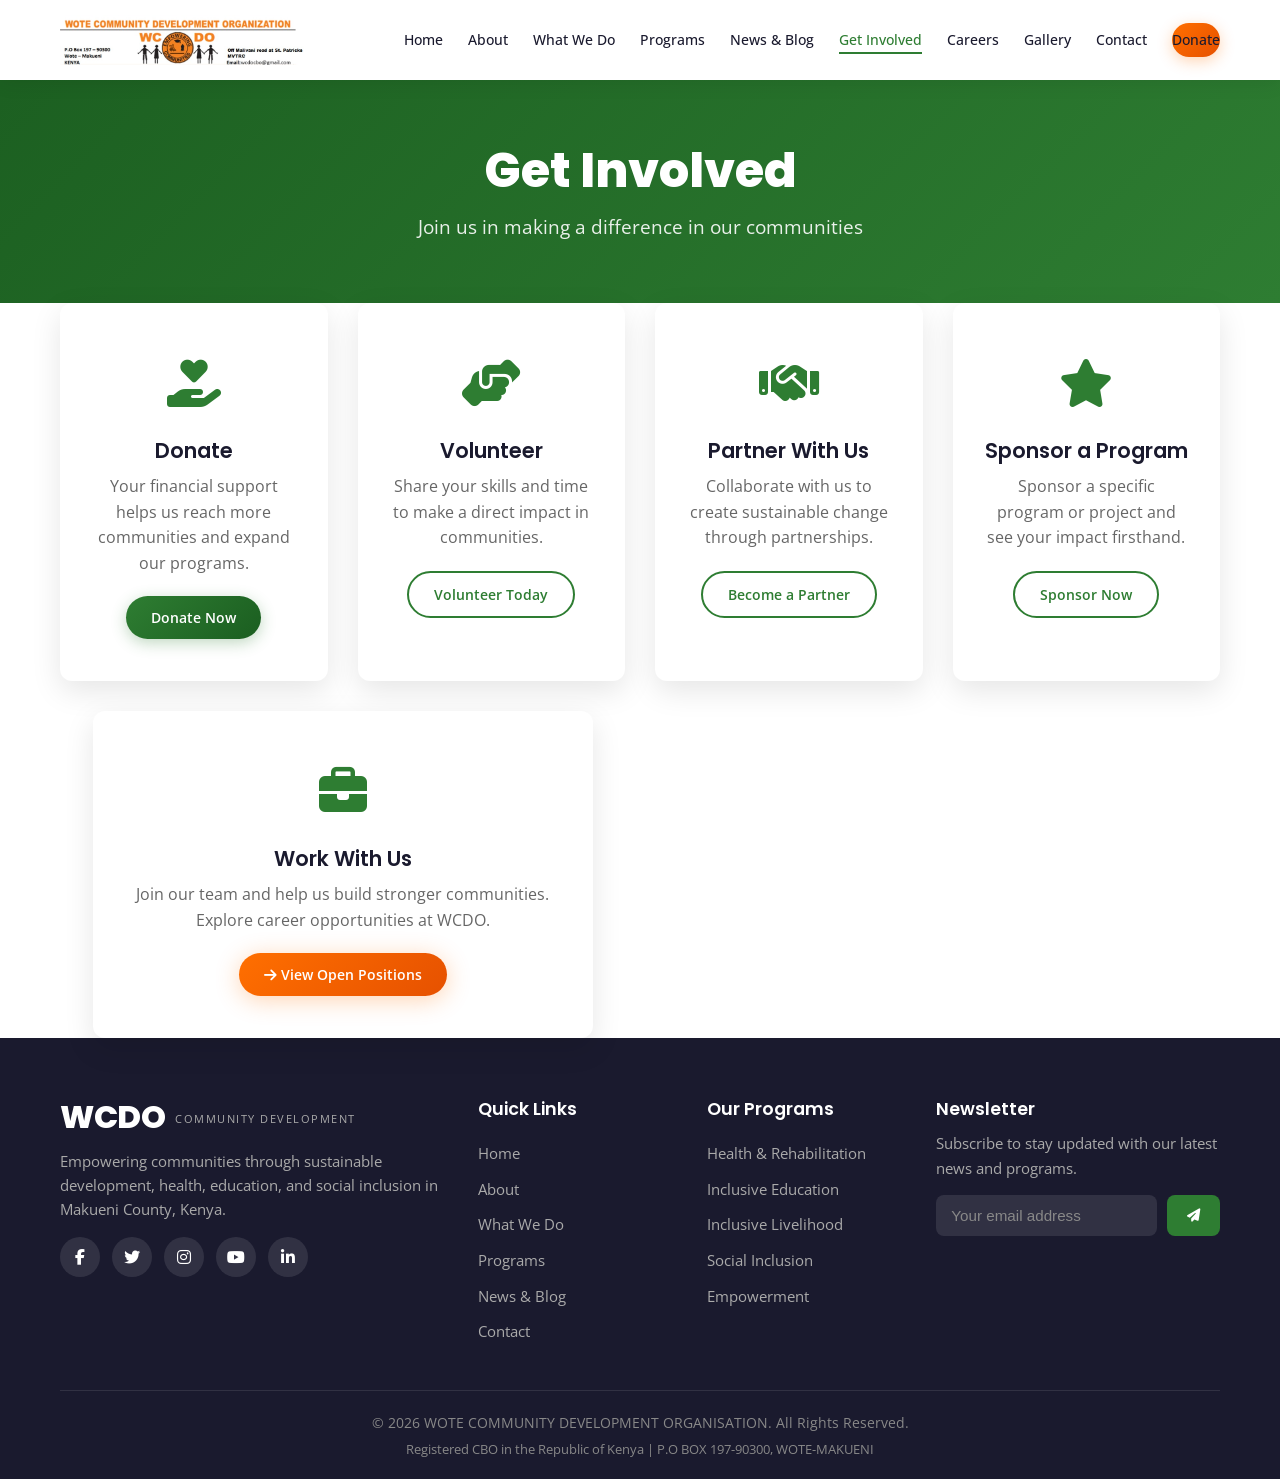
<file: get-involved.html>
<!DOCTYPE html>
<html lang="en">
<head>
    <meta charset="UTF-8">
    <meta name="viewport" content="width=device-width, initial-scale=1.0">
	<!-- ======================================== -->
    <link rel="icon" type="image/x-icon" href="favicon.ico">
    <link rel="apple-touch-icon" sizes="180x180" href="assets/images/apple-touch-icon.png">
    <link rel="icon" type="image/png" sizes="32x32" href="assets/images/favicon-32x32.png">
    <link rel="icon" type="image/png" sizes="16x16" href="assets/images/favicon-16x16.png">
    <link rel="manifest" href="site.webmanifest">
    <title>Get Involved - WCDO</title>
    <link href="https://fonts.googleapis.com/css2?family=Poppins:wght@300;400;500;600;700;800&family=Open+Sans:wght@300;400;600;700&display=swap" rel="stylesheet">
    <link rel="stylesheet" href="https://cdnjs.cloudflare.com/ajax/libs/font-awesome/6.4.0/css/all.min.css">
    <link rel="stylesheet" href="css/style.css">
</head>
<body>
    <header class="header" id="header">
        <div class="container">
            <nav class="navbar">
                <div class="logo">
                    <a href="index.html" class="logo-with-text">
                        <img src="assets/images/logo.jpg" alt="WCDO Logo" class="logo-img">
                        
                    </a>
                </div>
                <ul class="nav-menu" id="navMenu">
                    <li><a href="index.html" class="nav-link">Home</a></li>
                    <li><a href="about.html" class="nav-link">About</a></li>
                    <li><a href="what-we-do.html" class="nav-link">What We Do</a></li>
                    <li><a href="programs.html" class="nav-link">Programs</a></li>
                    <li><a href="news-blog.html" class="nav-link">News & Blog</a></li>
                    <li><a href="get-involved.html" class="nav-link active">Get Involved</a></li>
					<li><a href="careers.html" class="nav-link">Careers</a></li>
                    <li><a href="gallery.html" class="nav-link">Gallery</a></li>
                    <li><a href="contact.html" class="nav-link">Contact</a></li>
                    <li><a href="donate.html" class="btn-donate-nav">Donate</a></li>
                </ul>
                <div class="hamburger" id="hamburger">
                    <span class="bar"></span>
                    <span class="bar"></span>
                    <span class="bar"></span>
                </div>
            </nav>
        </div>
    </header>

    <section class="page-header">
        <div class="container">
            <h1>Get Involved</h1>
            <p>Join us in making a difference in our communities</p>
        </div>
    </section>

    <section class="get-involved-page">
        <div class="container">
            <div class="involvement-grid">
                <div class="involve-card">
                    <div class="involve-icon"><i class="fas fa-hand-holding-heart"></i></div>
                    <h3>Donate</h3>
                    <p>Your financial support helps us reach more communities and expand our programs.</p>
                    <a href="donate.html" class="btn-primary">Donate Now</a>
                </div>
                <div class="involve-card">
                    <div class="involve-icon"><i class="fas fa-hands-helping"></i></div>
                    <h3>Volunteer</h3>
                    <p>Share your skills and time to make a direct impact in communities.</p>
                    <a href="contact.html" class="btn-secondary" style="color: var(--primary); border-color: var(--primary);">Volunteer Today</a>
                </div>
                <div class="involve-card">
                    <div class="involve-icon"><i class="fas fa-handshake"></i></div>
                    <h3>Partner With Us</h3>
                    <p>Collaborate with us to create sustainable change through partnerships.</p>
                    <a href="contact.html" class="btn-secondary" style="color: var(--primary); border-color: var(--primary);">Become a Partner</a>
                </div>
                <div class="involve-card">
                    <div class="involve-icon"><i class="fas fa-star"></i></div>
                    <h3>Sponsor a Program</h3>
                    <p>Sponsor a specific program or project and see your impact firsthand.</p>
                    <a href="contact.html" class="btn-secondary" style="color: var(--primary); border-color: var(--primary);">Sponsor Now</a>
                </div>
				<!-- NEW: Work With Us / Careers -->
            <div class="involve-card" style="grid-column: span 2; max-width: 500px; margin: 0 auto;">
                <div class="involve-icon"><i class="fas fa-briefcase"></i></div>
                <h3>Work With Us</h3>
                <p>Join our team and help us build stronger communities. Explore career opportunities at WCDO.</p>
                <a href="careers.html" class="btn-primary" style="background: linear-gradient(135deg, #FF6F00, #E65100); box-shadow: 0 4px 25px rgba(255, 111, 0, 0.3);">
                    <i class="fas fa-arrow-right"></i> View Open Positions
                </a>
            </div>
            </div>
        </div>
    </section>

    <!-- ======================================== -->
<!-- FOOTER -->
<!-- ======================================== -->
<footer class="footer">
    <div class="container">
        <div class="footer-grid">
            <div class="footer-about">
                <div class="footer-logo">
                    <span class="footer-logo-text">WCDO</span>
                    <span class="footer-logo-sub">Community Development</span>
                </div>
                <p>Empowering communities through sustainable development, health, education, and social inclusion in Makueni County, Kenya.</p>
                <div class="footer-social">
                    <a href="https://www.facebook.com/profile.php?id=61583773153705" target="_blank"><i class="fab fa-facebook-f"></i></a>
                    <a href="#" target="_blank"><i class="fab fa-twitter"></i></a>
                    <a href="#" target="_blank"><i class="fab fa-instagram"></i></a>
                    <a href="#" target="_blank"><i class="fab fa-youtube"></i></a>
                    <a href="#" target="_blank"><i class="fab fa-linkedin-in"></i></a>
                </div>
            </div>
            
            <div class="footer-links">
                <h4>Quick Links</h4>
                <ul>
                    <li><a href="index.html">Home</a></li>
                    <li><a href="about.html">About</a></li>
                    <li><a href="what-we-do.html">What We Do</a></li>
                    <li><a href="programs.html">Programs</a></li>
                    <li><a href="news-blog.html">News & Blog</a></li>
                    <li><a href="contact.html">Contact</a></li>
                </ul>
            </div>
            
            <div class="footer-links">
                <h4>Our Programs</h4>
                <ul>
                    <li><a href="programs.html">Health & Rehabilitation</a></li>
                    <li><a href="programs.html">Inclusive Education</a></li>
                    <li><a href="programs.html">Inclusive Livelihood</a></li>
                    <li><a href="programs.html">Social Inclusion</a></li>
                    <li><a href="programs.html">Empowerment</a></li>
                </ul>
            </div>
            
            <div class="footer-newsletter">
                <h4>Newsletter</h4>
                <p>Subscribe to stay updated with our latest news and programs.</p>
                <form id="newsletterForm" class="newsletter-form">
                    <input type="email" placeholder="Your email address" required>
                    <button type="submit"><i class="fas fa-paper-plane"></i></button>
                </form>
            </div>
        </div>
        
        <div class="footer-bottom">
            <p>&copy; 2026 WOTE COMMUNITY DEVELOPMENT ORGANISATION. All Rights Reserved.</p>
            <p>Registered CBO in the Republic of Kenya | P.O BOX 197-90300, WOTE-MAKUENI</p>
        </div>
    </div>
</footer>

    <script src="js/main.js"></script>
</body>
</html>
</file>
<file: css/style.css>
/* ======================================== */
/* CSS VARIABLES & RESET */
/* ======================================== */
:root {
    --primary: #2E7D32;
    --primary-dark: #1B5E20;
    --primary-light: #4CAF50;
    --secondary: #FF6F00;
    --secondary-light: #FFA726;
    --accent: #1565C0;
    --accent-light: #42A5F5;
    --dark: #1a1a2e;
    --dark-light: #2d2d44;
    --gray: #f5f5f5;
    --gray-dark: #666;
    --white: #ffffff;
    --shadow: 0 10px 30px rgba(0,0,0,0.1);
    --shadow-hover: 0 15px 40px rgba(0,0,0,0.15);
    --radius: 12px;
    --transition: all 0.3s cubic-bezier(0.4, 0, 0.2, 1);
}

* {
    margin: 0;
    padding: 0;
    box-sizing: border-box;
}

html {
    scroll-behavior: smooth;
}

body {
    font-family: 'Open Sans', sans-serif;
    color: var(--dark);
    background: var(--white);
    overflow-x: hidden;
    line-height: 1.6;
}

h1, h2, h3, h4, h5, h6 {
    font-family: 'Poppins', sans-serif;
    font-weight: 600;
    line-height: 1.3;
}

a {
    text-decoration: none;
    color: inherit;
    transition: var(--transition);
}

ul {
    list-style: none;
}

img {
    max-width: 100%;
    height: auto;
    display: block;
}

.container {
    max-width: 1200px;
    margin: 0 auto;
    padding: 0 20px;
}

/* ======================================== */
/* SECTION HEADERS */
/* ======================================== */
.section-header {
    text-align: center;
    margin-bottom: 50px;
}

.section-tag {
    display: inline-block;
    background: var(--primary);
    color: var(--white);
    padding: 5px 20px;
    border-radius: 50px;
    font-size: 12px;
    font-weight: 600;
    text-transform: uppercase;
    letter-spacing: 1px;
    margin-bottom: 10px;
}

.section-header h2 {
    font-size: 2.8rem;
    color: var(--dark);
    margin-bottom: 5px;
}

.section-divider {
    width: 60px;
    height: 4px;
    background: linear-gradient(90deg, var(--primary), var(--secondary));
    margin: 10px auto 20px;
    border-radius: 2px;
}

.section-header p {
    color: var(--gray-dark);
    max-width: 700px;
    margin: 0 auto;
    font-size: 1.1rem;
}

/* ======================================== */
/* BUTTONS */
/* ======================================== */
.btn-primary {
    display: inline-block;
    padding: 14px 35px;
    background: linear-gradient(135deg, var(--primary), var(--primary-dark));
    color: var(--white);
    border: none;
    border-radius: 50px;
    font-size: 1rem;
    font-weight: 600;
    cursor: pointer;
    transition: var(--transition);
    box-shadow: 0 4px 15px rgba(46, 125, 50, 0.3);
}

.btn-primary:hover {
    transform: translateY(-3px);
    box-shadow: 0 8px 25px rgba(46, 125, 50, 0.4);
}

.btn-secondary {
    display: inline-block;
    padding: 14px 35px;
    background: transparent;
    color: var(--white);
    border: 2px solid var(--white);
    border-radius: 50px;
    font-size: 1rem;
    font-weight: 600;
    cursor: pointer;
    transition: var(--transition);
}

.btn-secondary:hover {
    background: var(--white);
    color: var(--primary);
    transform: translateY(-3px);
}

.btn-donate-nav {
    display: inline-block;
    padding: 10px 25px;
    background: linear-gradient(135deg, var(--secondary), #e65100);
    color: var(--white);
    border-radius: 50px;
    font-weight: 600;
    transition: var(--transition);
    box-shadow: 0 4px 15px rgba(255, 111, 0, 0.3);
}

.btn-donate-nav:hover {
    transform: translateY(-2px);
    box-shadow: 0 8px 25px rgba(255, 111, 0, 0.4);
}

/* ======================================== */
/* HEADER / NAVIGATION */
/* ======================================== */
.header {
    position: fixed;
    top: 0;
    left: 0;
    width: 100%;
    z-index: 1000;
    background: #ffffff;
    backdrop-filter: blur(10px);
    box-shadow: 0 2px 20px rgba(0,0,0,0.08);
    transition: var(--transition);
}

.header.scrolled {
    background: rgba(255, 255, 255, 0.98);
    box-shadow: 0 4px 30px rgba(0,0,0,0.1);
}

.navbar {
    display: flex;
    justify-content: space-between;
    align-items: center;
    padding: 15px 0;
}

.logo a {
    display: flex;
    align-items: center;
    gap: 10px;
}

.logo-icon {
    font-size: 2rem;
    color: var(--primary);
}

.logo-text {
    font-family: 'Poppins', sans-serif;
    font-size: 1.8rem;
    font-weight: 800;
    color: var(--primary);
}

.logo-sub {
    font-size: 0.65rem;
    font-weight: 400;
    color: var(--gray-dark);
    display: block;
    margin-top: -5px;
}

.nav-menu {
    display: flex;
    align-items: center;
    gap: 25px;
}

.nav-menu li a {
    font-size: 0.9rem;
    font-weight: 500;
    color: var(--dark);
    padding: 5px 0;
    position: relative;
}

.nav-menu li a::after {
    content: '';
    position: absolute;
    bottom: 0;
    left: 0;
    width: 0;
    height: 2px;
    background: var(--primary);
    transition: var(--transition);
}

.nav-menu li a:hover::after,
.nav-menu li a.active::after {
    width: 100%;
}

.nav-menu li a.active {
    color: var(--primary);
}

.hamburger {
    display: none;
    flex-direction: column;
    cursor: pointer;
    gap: 5px;
}

.bar {
    width: 28px;
    height: 3px;
    background: var(--dark);
    border-radius: 2px;
    transition: var(--transition);
}

.hamburger.active .bar:nth-child(1) {
    transform: rotate(45deg) translate(5px, 6px);
}

.hamburger.active .bar:nth-child(2) {
    opacity: 0;
}

.hamburger.active .bar:nth-child(3) {
    transform: rotate(-45deg) translate(5px, -6px);
}

/* ======================================== */
/* HERO / HOME */
/* ======================================== */
.hero {
    padding-top: 80px;
    min-height: 100vh;
    display: flex;
    flex-direction: column;
    background: linear-gradient(135deg, #f8f9fa 0%, #e8f5e9 100%);
}

.hero-slider {
    flex: 1;
    display: flex;
    align-items: center;
}

.slide {
    display: none;
    width: 100%;
    padding: 40px 0;
}

.slide.active {
    display: block;
    animation: fadeSlide 0.8s ease;
}

@keyframes fadeSlide {
    from { opacity: 0; transform: translateY(30px); }
    to { opacity: 1; transform: translateY(0); }
}

.slide-bg {
    position: absolute;
    top: 0;
    left: 0;
    width: 100%;
    height: 100%;
    z-index: -1;
}

.hero-content {
    display: grid;
    grid-template-columns: 1fr 1fr;
    gap: 50px;
    align-items: center;
    position: relative;
    padding: 40px 0;
}

.hero-text .hero-badge {
    display: inline-block;
    background: rgba(46, 125, 50, 0.15);
    color: var(--primary);
    padding: 8px 20px;
    border-radius: 50px;
    font-size: 0.85rem;
    font-weight: 600;
    margin-bottom: 15px;
}

.hero-text h1 {
    font-size: 3.8rem;
    font-weight: 800;
    line-height: 1.1;
    margin-bottom: 15px;
}

.hero-text h1 .highlight {
    background: linear-gradient(135deg, var(--primary), var(--secondary));
    -webkit-background-clip: text;
    -webkit-text-fill-color: transparent;
}

.hero-text p {
    font-size: 1.2rem;
    color: var(--gray-dark);
    margin-bottom: 30px;
    max-width: 550px;
}

.hero-buttons {
    display: flex;
    gap: 15px;
    flex-wrap: wrap;
}

.hero-image {
    position: relative;
    display: flex;
    justify-content: center;
    align-items: center;
}

.floating-cards {
    display: grid;
    grid-template-columns: 1fr 1fr;
    gap: 25px;
    padding: 20px;
}

.float-card {
    background: var(--white);
    padding: 30px 25px;
    border-radius: var(--radius);
    text-align: center;
    box-shadow: var(--shadow);
    transition: var(--transition);
    animation: float 3s ease-in-out infinite;
}

.float-card:nth-child(2) { animation-delay: 0.5s; }
.float-card:nth-child(3) { animation-delay: 1s; }
.float-card:nth-child(4) { animation-delay: 1.5s; }

.float-card:hover {
    transform: translateY(-10px);
    box-shadow: var(--shadow-hover);
}

.float-card i {
    font-size: 2.5rem;
    color: var(--primary);
    margin-bottom: 10px;
}

.float-card span {
    display: block;
    font-weight: 600;
    color: var(--dark);
}

@keyframes float {
    0%, 100% { transform: translateY(0); }
    50% { transform: translateY(-10px); }
}

/* Stats Bar */
.stats-bar {
    background: linear-gradient(135deg, var(--primary-dark), var(--primary));
    padding: 40px 0;
    margin-top: 20px;
}

.stats-grid {
    display: grid;
    grid-template-columns: repeat(4, 1fr);
    gap: 30px;
    text-align: center;
}

.stat-item {
    color: var(--white);
}

.stat-number {
    font-family: 'Poppins', sans-serif;
    font-size: 3rem;
    font-weight: 800;
    display: block;
}

.stat-label {
    font-size: 1rem;
    opacity: 0.9;
}

/* ======================================== */
/* ABOUT PAGE */
/* ======================================== */
.about {
    padding: 100px 0;
    background: var(--white);
}

.about-grid {
    display: grid;
    grid-template-columns: 1fr 1fr;
    gap: 60px;
    align-items: start;
}

.about-text h3 {
    font-size: 1.8rem;
    color: var(--primary);
    margin-bottom: 15px;
}

.about-text p {
    color: var(--gray-dark);
    margin-bottom: 15px;
}

.vision-mission {
    display: grid;
    grid-template-columns: 1fr 1fr;
    gap: 20px;
    margin: 30px 0;
}

.vm-card {
    padding: 25px;
    border-radius: var(--radius);
    background: var(--gray);
    transition: var(--transition);
}

.vm-card:hover {
    transform: translateY(-5px);
    box-shadow: var(--shadow);
}

.vm-card.vision {
    background: linear-gradient(135deg, #e8f5e9, #c8e6c9);
}

.vm-card.mission {
    background: linear-gradient(135deg, #fff3e0, #ffe0b2);
}

.vm-icon {
    font-size: 2rem;
    margin-bottom: 10px;
}

.vm-card.vision .vm-icon { color: var(--primary); }
.vm-card.mission .vm-icon { color: var(--secondary); }

.vm-card h4 {
    font-size: 1.1rem;
    margin-bottom: 8px;
}

.vm-card p {
    font-size: 0.95rem;
    color: var(--gray-dark);
}

.core-values h3 {
    font-size: 1.5rem;
    margin-bottom: 15px;
    color: var(--dark);
}

.values-grid {
    display: grid;
    grid-template-columns: repeat(auto-fit, minmax(180px, 1fr));
    gap: 15px;
}

.value-item {
    display: flex;
    align-items: center;
    gap: 10px;
    padding: 12px 18px;
    background: var(--gray);
    border-radius: 50px;
    font-weight: 500;
    transition: var(--transition);
}

.value-item:hover {
    background: var(--primary);
    color: var(--white);
    transform: translateX(5px);
}

.value-item i {
    color: var(--primary);
    font-size: 1.1rem;
}

.value-item:hover i {
    color: var(--white);
}

.about-image {
    position: relative;
}

.about-img-wrapper {
    position: relative;
    border-radius: var(--radius);
    overflow: hidden;
    box-shadow: var(--shadow);
}

.about-img-wrapper img {
    width: 100%;
    height: 100%;
    object-fit: cover;
    transition: var(--transition);
}

.about-img-wrapper:hover img {
    transform: scale(1.05);
}

.about-experience {
    position: absolute;
    bottom: 30px;
    right: -20px;
    background: linear-gradient(135deg, var(--secondary), #e65100);
    color: var(--white);
    padding: 20px 25px;
    border-radius: var(--radius);
    text-align: center;
    box-shadow: var(--shadow);
}

.exp-number {
    font-family: 'Poppins', sans-serif;
    font-size: 2.5rem;
    font-weight: 800;
    display: block;
}

.exp-label {
    font-size: 0.9rem;
    opacity: 0.9;
}

/* Team Section */
.team-section {
    margin-top: 60px;
}

.team-section h3 {
    text-align: center;
    font-size: 2rem;
    margin-bottom: 30px;
    color: var(--dark);
}

.team-grid {
    display: grid;
    grid-template-columns: repeat(auto-fit, minmax(250px, 1fr));
    gap: 30px;
}

.team-card {
    background: var(--white);
    border-radius: var(--radius);
    overflow: hidden;
    box-shadow: var(--shadow);
    text-align: center;
    transition: var(--transition);
}

.team-card:hover {
    transform: translateY(-10px);
    box-shadow: var(--shadow-hover);
}

.team-card img {
    width: 100%;
    height: 250px;
    object-fit: cover;
}

.team-card h4 {
    font-size: 1.2rem;
    margin-top: 15px;
    color: var(--dark);
}

.team-card p {
    color: var(--gray-dark);
    font-size: 0.9rem;
    padding: 0 15px 15px;
}

/* ======================================== */
/* WHAT WE DO / PILLARS */
/* ======================================== */
.what-we-do {
    padding: 100px 0;
    background: var(--gray);
}

.pillars-grid {
    display: grid;
    grid-template-columns: repeat(auto-fit, minmax(320px, 1fr));
    gap: 30px;
}

.pillar-card {
    background: var(--white);
    border-radius: var(--radius);
    padding: 35px;
    box-shadow: var(--shadow);
    transition: var(--transition);
    position: relative;
    overflow: hidden;
}

.pillar-card::before {
    content: '';
    position: absolute;
    top: 0;
    left: 0;
    width: 4px;
    height: 100%;
    background: linear-gradient(180deg, var(--primary), var(--secondary));
}

.pillar-card:hover {
    transform: translateY(-8px);
    box-shadow: var(--shadow-hover);
}

.pillar-icon {
    font-size: 2.5rem;
    color: var(--primary);
    margin-bottom: 15px;
}

.pillar-content h3 {
    font-size: 1.4rem;
    margin-bottom: 10px;
    color: var(--dark);
}

.pillar-content p {
    color: var(--gray-dark);
    margin-bottom: 15px;
}

.pillar-list {
    margin-bottom: 15px;
}

.pillar-list li {
    display: flex;
    align-items: center;
    gap: 10px;
    padding: 5px 0;
    font-size: 0.95rem;
    color: var(--gray-dark);
}

.pillar-list li i {
    color: var(--primary);
    font-size: 0.8rem;
}

.pillar-link {
    color: var(--primary);
    font-weight: 600;
    display: inline-flex;
    align-items: center;
    gap: 8px;
    transition: var(--transition);
}

.pillar-link:hover {
    color: var(--primary-dark);
    gap: 12px;
}

/* ======================================== */
/* PROGRAMS */
/* ======================================== */
.programs {
    padding: 100px 0;
    background: var(--white);
}

.programs-filter {
    display: flex;
    flex-wrap: wrap;
    justify-content: center;
    gap: 10px;
    margin-bottom: 40px;
}

.filter-btn {
    padding: 10px 25px;
    border: 2px solid #ddd;
    background: transparent;
    border-radius: 50px;
    cursor: pointer;
    font-weight: 600;
    transition: var(--transition);
    color: var(--gray-dark);
}

.filter-btn:hover {
    border-color: var(--primary);
    color: var(--primary);
}

.filter-btn.active {
    background: var(--primary);
    color: var(--white);
    border-color: var(--primary);
}

.programs-grid {
    display: grid;
    grid-template-columns: repeat(auto-fit, minmax(320px, 1fr));
    gap: 30px;
}

.program-card {
    background: var(--white);
    border-radius: var(--radius);
    overflow: hidden;
    box-shadow: var(--shadow);
    transition: var(--transition);
}

.program-card:hover {
    transform: translateY(-8px);
    box-shadow: var(--shadow-hover);
}

.program-card img {
    width: 100%;
    height: 220px;
    object-fit: cover;
}

.program-content {
    padding: 25px;
}

.program-tag {
    display: inline-block;
    padding: 3px 15px;
    background: var(--primary);
    color: var(--white);
    border-radius: 50px;
    font-size: 0.75rem;
    font-weight: 600;
    margin-bottom: 10px;
}

.program-content h3 {
    font-size: 1.2rem;
    margin-bottom: 10px;
}

.program-content p {
    color: var(--gray-dark);
    font-size: 0.95rem;
    margin-bottom: 15px;
}

.program-status {
    display: flex;
    justify-content: space-between;
    align-items: center;
    padding-top: 15px;
    border-top: 1px solid #eee;
}

.status-badge {
    padding: 5px 15px;
    border-radius: 50px;
    font-size: 0.8rem;
    font-weight: 600;
}

.status-badge.active {
    background: #e8f5e9;
    color: var(--primary);
}

.status-badge.completed {
    background: #e3f2fd;
    color: var(--accent);
}

.program-link {
    color: var(--primary);
    font-weight: 600;
}

/* ======================================== */
/* BLOG */
/* ======================================== */
.blog {
    padding: 100px 0;
    background: var(--gray);
}

.blog-admin-controls {
    display: flex;
    justify-content: space-between;
    align-items: center;
    flex-wrap: wrap;
    gap: 20px;
    margin-bottom: 40px;
}

.search-blog {
    position: relative;
    flex: 1;
    max-width: 350px;
}

.search-blog input {
    width: 100%;
    padding: 12px 45px 12px 20px;
    border: 2px solid #ddd;
    border-radius: 50px;
    font-size: 0.95rem;
    transition: var(--transition);
}

.search-blog input:focus {
    outline: none;
    border-color: var(--primary);
}

.search-blog i {
    position: absolute;
    right: 18px;
    top: 50%;
    transform: translateY(-50%);
    color: var(--gray-dark);
}

.blog-grid {
    display: grid;
    grid-template-columns: repeat(auto-fit, minmax(320px, 1fr));
    gap: 30px;
}

.blog-card {
    background: var(--white);
    border-radius: var(--radius);
    overflow: hidden;
    box-shadow: var(--shadow);
    transition: var(--transition);
    cursor: pointer;
}

.blog-card:hover {
    transform: translateY(-8px);
    box-shadow: var(--shadow-hover);
}

.blog-card img {
    width: 100%;
    height: 220px;
    object-fit: cover;
}

.blog-card-content {
    padding: 25px;
}

.blog-meta {
    display: flex;
    gap: 15px;
    font-size: 0.8rem;
    color: var(--gray-dark);
    margin-bottom: 10px;
}

.blog-meta .category {
    color: var(--primary);
    font-weight: 600;
}

.blog-card-content h3 {
    font-size: 1.2rem;
    margin-bottom: 10px;
    line-height: 1.4;
}

.blog-card-content p {
    color: var(--gray-dark);
    font-size: 0.95rem;
    margin-bottom: 15px;
}

.read-more {
    color: var(--primary);
    font-weight: 600;
    display: inline-flex;
    align-items: center;
    gap: 8px;
}

/* ======================================== */
/* GET INVOLVED */
/* ======================================== */
.get-involved {
    padding: 100px 0;
    background: var(--white);
}

.involvement-grid {
    display: grid;
    grid-template-columns: repeat(auto-fit, minmax(250px, 1fr));
    gap: 30px;
}

.involve-card {
    text-align: center;
    padding: 40px 30px;
    border-radius: var(--radius);
    background: var(--white);
    box-shadow: var(--shadow);
    transition: var(--transition);
    border: 2px solid transparent;
}

.involve-card:hover {
    transform: translateY(-8px);
    box-shadow: var(--shadow-hover);
    border-color: var(--primary);
}

.involve-icon {
    font-size: 3rem;
    color: var(--primary);
    margin-bottom: 15px;
}

.involve-card h3 {
    font-size: 1.3rem;
    margin-bottom: 10px;
}

.involve-card p {
    color: var(--gray-dark);
    margin-bottom: 20px;
}

.involve-card .btn-primary,
.involve-card .btn-secondary {
    font-size: 0.9rem;
    padding: 10px 25px;
}

.involve-card .btn-secondary {
    color: var(--primary);
    border-color: var(--primary);
}

.involve-card .btn-secondary:hover {
    background: var(--primary);
    color: var(--white);
}

/* ======================================== */
/* GALLERY */
/* ======================================== */
.gallery {
    padding: 100px 0;
    background: var(--gray);
}

.gallery-grid {
    display: grid;
    grid-template-columns: repeat(auto-fit, minmax(250px, 1fr));
    gap: 20px;
}

.gallery-item {
    position: relative;
    border-radius: var(--radius);
    overflow: hidden;
    cursor: pointer;
    aspect-ratio: 1;
}

.gallery-item img {
    width: 100%;
    height: 100%;
    object-fit: cover;
    transition: var(--transition);
}

.gallery-item:hover img {
    transform: scale(1.1);
}

.gallery-item .overlay {
    position: absolute;
    top: 0;
    left: 0;
    width: 100%;
    height: 100%;
    background: rgba(0,0,0,0.5);
    display: flex;
    align-items: center;
    justify-content: center;
    opacity: 0;
    transition: var(--transition);
}

.gallery-item:hover .overlay {
    opacity: 1;
}

.gallery-item .overlay i {
    color: var(--white);
    font-size: 2rem;
}

/* ======================================== */
/* CONTACT */
/* ======================================== */
.contact {
    padding: 100px 0;
    background: var(--white);
}

.contact-grid {
    display: grid;
    grid-template-columns: 1fr 1fr;
    gap: 50px;
}

.contact-info {
    display: flex;
    flex-direction: column;
    gap: 30px;
}

.contact-details {
    display: flex;
    flex-direction: column;
    gap: 20px;
}

.contact-item {
    display: flex;
    gap: 20px;
    align-items: flex-start;
    padding: 15px;
    background: var(--gray);
    border-radius: var(--radius);
    transition: var(--transition);
}

.contact-item:hover {
    transform: translateX(8px);
    background: #e8f5e9;
}

.contact-item i {
    font-size: 1.5rem;
    color: var(--primary);
    min-width: 40px;
    padding-top: 3px;
}

.contact-item h4 {
    font-size: 1rem;
    margin-bottom: 2px;
}

.contact-item p {
    color: var(--gray-dark);
    font-size: 0.95rem;
}

.social-links h4 {
    font-size: 1.1rem;
    margin-bottom: 10px;
}

.social-icons {
    display: flex;
    gap: 12px;
}

.social-icons a {
    display: flex;
    align-items: center;
    justify-content: center;
    width: 45px;
    height: 45px;
    background: var(--gray);
    border-radius: 50%;
    color: var(--dark);
    transition: var(--transition);
    font-size: 1.1rem;
}

.social-icons a:hover {
    background: var(--primary);
    color: var(--white);
    transform: translateY(-3px);
}

.contact-form-wrapper {
    background: var(--gray);
    padding: 40px;
    border-radius: var(--radius);
}

.contact-form .form-group {
    margin-bottom: 20px;
}

.contact-form label {
    display: block;
    font-weight: 600;
    margin-bottom: 5px;
    font-size: 0.9rem;
}

.contact-form input,
.contact-form select,
.contact-form textarea {
    width: 100%;
    padding: 12px 15px;
    border: 2px solid #ddd;
    border-radius: 8px;
    font-size: 0.95rem;
    font-family: 'Open Sans', sans-serif;
    transition: var(--transition);
}

.contact-form input:focus,
.contact-form select:focus,
.contact-form textarea:focus {
    outline: none;
    border-color: var(--primary);
}

.contact-form textarea {
    resize: vertical;
}

.map-container {
    margin-top: 50px;
    border-radius: var(--radius);
    overflow: hidden;
    box-shadow: var(--shadow);
}

/* ======================================== */
/* DONATE */
/* ======================================== */
.donate {
    padding: 100px 0;
    background: linear-gradient(135deg, #f8f9fa, #e8f5e9);
}

.donate-grid {
    display: grid;
    grid-template-columns: 1fr 1fr;
    gap: 50px;
}

.donate-info h3 {
    font-size: 1.8rem;
    color: var(--dark);
    margin-bottom: 15px;
}

.donate-info ul {
    margin-bottom: 25px;
}

.donate-info ul li {
    display: flex;
    align-items: center;
    gap: 12px;
    padding: 8px 0;
    color: var(--gray-dark);
}

.donate-info ul li i {
    color: var(--primary);
    font-size: 1.2rem;
}

.donation-methods h4 {
    font-size: 1.1rem;
    margin-bottom: 10px;
}

.method-icons {
    display: flex;
    gap: 15px;
}

.method-icons span {
    display: flex;
    align-items: center;
    gap: 8px;
    padding: 10px 20px;
    background: var(--white);
    border-radius: 50px;
    box-shadow: var(--shadow);
    font-weight: 500;
}

.donate-form-wrapper {
    background: var(--white);
    padding: 40px;
    border-radius: var(--radius);
    box-shadow: var(--shadow);
}

.donation-amounts {
    display: grid;
    grid-template-columns: repeat(auto-fit, minmax(70px, 1fr));
    gap: 10px;
    margin-bottom: 10px;
}

.amount-btn {
    padding: 10px 5px;
    border: 2px solid #ddd;
    background: transparent;
    border-radius: 8px;
    cursor: pointer;
    font-weight: 600;
    transition: var(--transition);
    font-size: 0.9rem;
}

.amount-btn:hover {
    border-color: var(--primary);
    color: var(--primary);
}

.amount-btn.active {
    background: var(--primary);
    color: var(--white);
    border-color: var(--primary);
}

.donate-form input[type="number"] {
    width: 100%;
    padding: 12px;
    border: 2px solid #ddd;
    border-radius: 8px;
    font-size: 1rem;
    margin-top: 5px;
}

.donate-submit {
    width: 100%;
    font-size: 1.1rem;
    padding: 16px;
}

/* ======================================== */
/* BLOG MODAL */
/* ======================================== */
.blog-modal {
    display: none;
    position: fixed;
    top: 0;
    left: 0;
    width: 100%;
    height: 100%;
    background: rgba(0,0,0,0.7);
    z-index: 2000;
    align-items: center;
    justify-content: center;
    padding: 20px;
}

.blog-modal.active {
    display: flex;
}

.modal-content {
    background: var(--white);
    border-radius: var(--radius);
    max-width: 800px;
    width: 100%;
    max-height: 90vh;
    overflow-y: auto;
    position: relative;
    padding: 40px;
}

.close-modal {
    position: absolute;
    top: 15px;
    right: 20px;
    font-size: 2rem;
    cursor: pointer;
    color: var(--gray-dark);
    transition: var(--transition);
}

.close-modal:hover {
    color: var(--dark);
    transform: rotate(90deg);
}

.modal-body h2 {
    font-size: 2rem;
    margin-bottom: 10px;
}

.modal-body .blog-meta {
    margin-bottom: 20px;
}

.modal-body img {
    width: 100%;
    border-radius: var(--radius);
    margin: 20px 0;
}

.modal-body .blog-content {
    line-height: 1.8;
    color: var(--gray-dark);
}

/* ======================================== */
/* ADMIN MODAL */
/* ======================================== */
.admin-modal {
    display: none;
    position: fixed;
    top: 0;
    left: 0;
    width: 100%;
    height: 100%;
    background: rgba(0,0,0,0.7);
    z-index: 2000;
    align-items: center;
    justify-content: center;
    padding: 20px;
}

.admin-modal.active {
    display: flex;
}

.admin-modal-content {
    max-width: 900px;
    max-height: 90vh;
}

.admin-body {
    padding: 20px 0;
}

.admin-body h2 {
    text-align: center;
    margin-bottom: 25px;
    color: var(--primary);
}

.admin-toolbar {
    display: flex;
    gap: 15px;
    margin-bottom: 25px;
    flex-wrap: wrap;
}

.admin-stats {
    display: grid;
    grid-template-columns: repeat(auto-fit, minmax(150px, 1fr));
    gap: 15px;
    margin-bottom: 30px;
}

.stat-card {
    background: var(--gray);
    padding: 20px;
    border-radius: var(--radius);
    text-align: center;
}

.stat-card .stat-value {
    font-family: 'Poppins', sans-serif;
    font-size: 2rem;
    font-weight: 700;
    color: var(--primary);
    display: block;
}

.stat-card .stat-label {
    font-size: 0.9rem;
    color: var(--gray-dark);
}

.post-form-container {
    background: var(--gray);
    padding: 30px;
    border-radius: var(--radius);
    margin-bottom: 30px;
}

.post-form-container h3 {
    margin-bottom: 20px;
}

.admin-posts-list h3 {
    margin-bottom: 15px;
}

.admin-post-item {
    display: flex;
    justify-content: space-between;
    align-items: center;
    padding: 15px;
    background: var(--gray);
    border-radius: 8px;
    margin-bottom: 10px;
    transition: var(--transition);
}

.admin-post-item:hover {
    background: #e8f5e9;
}

.admin-post-item .post-info h4 {
    font-size: 1rem;
}

.admin-post-item .post-info span {
    font-size: 0.8rem;
    color: var(--gray-dark);
}

.admin-post-item .post-actions {
    display: flex;
    gap: 10px;
}

.admin-post-item .post-actions button {
    padding: 5px 12px;
    border: none;
    border-radius: 5px;
    cursor: pointer;
    font-weight: 600;
    font-size: 0.8rem;
    transition: var(--transition);
}

.admin-post-item .post-actions .edit-btn {
    background: var(--accent);
    color: var(--white);
}

.admin-post-item .post-actions .delete-btn {
    background: #e53935;
    color: var(--white);
}

.admin-post-item .post-actions .edit-btn:hover {
    background: var(--accent-light);
}

.admin-post-item .post-actions .delete-btn:hover {
    background: #c62828;
}

/* ======================================== */
/* FOOTER */
/* ======================================== */
.footer {
    background: var(--dark);
    color: var(--white);
    padding: 60px 0 20px;
}

.footer-grid {
    display: grid;
    grid-template-columns: 2fr 1fr 1fr 1.5fr;
    gap: 40px;
    margin-bottom: 40px;
}

.footer-logo {
    display: flex;
    align-items: center;
    gap: 10px;
    margin-bottom: 15px;
}

.footer-logo .logo-icon {
    font-size: 2rem;
    color: var(--primary-light);
}

.footer-logo .logo-text {
    font-size: 1.8rem;
    font-weight: 800;
    color: var(--white);
}
/* ======================================== */
/* LOGO WITH IMAGE */
/* ======================================== */
.logo-with-text {
    display: flex;
    align-items: center;
    gap: 12px;
    text-decoration: none;
}

.logo-img {
    height: 50px;
    width: auto;
    display: block;
    object-fit: contain;
}

.footer-logo-img {
    height: 45px;
    width: auto;
    display: block;
    object-fit: contain;
}

.logo-text {
    font-family: 'Poppins', sans-serif;
    font-size: 1.5rem;
    font-weight: 800;
    color: var(--primary);
    line-height: 1.2;
}

.logo-sub {
    font-size: 0.6rem;
    font-weight: 400;
    color: var(--gray-dark);
    display: block;
    margin-top: -3px;
    letter-spacing: 0.5px;
}

/* Footer specific logo text */
.footer .logo-text {
    color: white;
}

.footer .logo-sub {
    color: #aaa;
}

/* Mobile responsive */
@media (max-width: 768px) {
    .logo-img {
        height: 40px;
    }
    
    .footer-logo-img {
        height: 35px;
    }
    
    .logo-text {
        font-size: 1.2rem;
    }
    
    .logo-sub {
        font-size: 0.5rem;
    }
}
.footer-about p {
    color: #aaa;
    font-size: 0.95rem;
    margin-bottom: 15px;
}

.footer-social {
    display: flex;
    gap: 12px;
}

.footer-social a {
    display: flex;
    align-items: center;
    justify-content: center;
    width: 40px;
    height: 40px;
    background: rgba(255,255,255,0.1);
    border-radius: 50%;
    transition: var(--transition);
    color: var(--white);
}

.footer-social a:hover {
    background: var(--primary);
    transform: translateY(-3px);
}

.footer-links h4 {
    font-size: 1.1rem;
    margin-bottom: 15px;
    color: var(--white);
}

.footer-links ul li {
    padding: 5px 0;
}

.footer-links ul li a {
    color: #aaa;
    transition: var(--transition);
}

.footer-links ul li a:hover {
    color: var(--primary-light);
    padding-left: 5px;
}

.footer-newsletter h4 {
    font-size: 1.1rem;
    margin-bottom: 10px;
}

.footer-newsletter p {
    color: #aaa;
    font-size: 0.95rem;
    margin-bottom: 15px;
}

.newsletter-form {
    display: flex;
    gap: 10px;
}

.newsletter-form input {
    flex: 1;
    padding: 12px 15px;
    border: none;
    border-radius: 8px;
    font-size: 0.95rem;
}

.newsletter-form button {
    padding: 12px 20px;
    background: var(--primary);
    color: var(--white);
    border: none;
    border-radius: 8px;
    cursor: pointer;
    transition: var(--transition);
}

.newsletter-form button:hover {
    background: var(--primary-light);
}

.footer-bottom {
    border-top: 1px solid rgba(255,255,255,0.1);
    padding-top: 20px;
    text-align: center;
    color: #888;
    font-size: 0.9rem;
}

.footer-bottom p:last-child {
    margin-top: 5px;
    font-size: 0.8rem;
}

/* ======================================== */
/* SCROLL TO TOP */
/* ======================================== */
.scroll-top {
    position: fixed;
    bottom: 30px;
    right: 30px;
    width: 50px;
    height: 50px;
    background: linear-gradient(135deg, var(--primary), var(--primary-dark));
    color: var(--white);
    border: none;
    border-radius: 50%;
    cursor: pointer;
    font-size: 1.2rem;
    box-shadow: 0 4px 20px rgba(46, 125, 50, 0.3);
    transition: var(--transition);
    opacity: 0;
    visibility: hidden;
    z-index: 999;
}

.scroll-top.visible {
    opacity: 1;
    visibility: visible;
}

.scroll-top:hover {
    transform: translateY(-5px);
    box-shadow: 0 8px 30px rgba(46, 125, 50, 0.4);
}

/* ======================================== */
/* RESPONSIVE */
/* ======================================== */
@media (max-width: 1024px) {
    .hero-text h1 {
        font-size: 3rem;
    }
    
    .about-grid,
    .contact-grid,
    .donate-grid {
        grid-template-columns: 1fr;
    }
    
    .footer-grid {
        grid-template-columns: 1fr 1fr;
    }
}

@media (max-width: 768px) {
    .hamburger {
        display: flex;
    }
    
    .nav-menu {
        position: fixed;
        top: 80px;
        left: -100%;
        width: 100%;
        height: calc(100vh - 80px);
        background: var(--white);
        flex-direction: column;
        padding: 40px 20px;
        gap: 20px;
        transition: var(--transition);
        overflow-y: auto;
    }
    
    .nav-menu.active {
        left: 0;
    }
    
    .nav-menu li a {
        font-size: 1.1rem;
    }
    
    .hero-content {
        grid-template-columns: 1fr;
        text-align: center;
    }
    
    .hero-text h1 {
        font-size: 2.5rem;
    }
    
    .hero-text p {
        margin: 0 auto 25px;
    }
    
    .hero-buttons {
        justify-content: center;
    }
    
    .floating-cards {
        grid-template-columns: 1fr 1fr;
        gap: 15px;
    }
    
    .float-card {
        padding: 20px;
    }
    
    .float-card i {
        font-size: 1.8rem;
    }
    
    .stats-grid {
        grid-template-columns: 1fr 1fr;
        gap: 20px;
    }
    
    .stat-number {
        font-size: 2.2rem;
    }
    
    .section-header h2 {
        font-size: 2rem;
    }
    
    .vision-mission {
        grid-template-columns: 1fr;
    }
    
    .values-grid {
        grid-template-columns: 1fr 1fr;
    }
    
    .pillars-grid,
    .programs-grid,
    .blog-grid {
        grid-template-columns: 1fr;
    }
    
    .footer-grid {
        grid-template-columns: 1fr;
        gap: 30px;
    }
    
    .contact-form-wrapper {
        padding: 25px;
    }
    
    .donate-form-wrapper {
        padding: 25px;
    }
    
    .blog-admin-controls {
        flex-direction: column;
        align-items: stretch;
    }
    
    .search-blog {
        max-width: 100%;
    }
    
    .modal-content {
        padding: 25px;
        margin: 10px;
    }
    
    .admin-modal-content {
        padding: 20px;
    }
    
    .admin-toolbar {
        flex-direction: column;
    }
    
    .admin-post-item {
        flex-direction: column;
        align-items: flex-start;
        gap: 10px;
    }
    
    .donation-amounts {
        grid-template-columns: repeat(3, 1fr);
    }
}

@media (max-width: 480px) {
    .hero-text h1 {
        font-size: 2rem;
    }
    
    .floating-cards {
        grid-template-columns: 1fr 1fr;
    }
    
    .stats-grid {
        grid-template-columns: 1fr 1fr;
    }
    
    .values-grid {
        grid-template-columns: 1fr;
    }
    
    .involvement-grid {
        grid-template-columns: 1fr;
    }
    
    .gallery-grid {
        grid-template-columns: 1fr 1fr;
    }
    
    .donation-amounts {
        grid-template-columns: repeat(2, 1fr);
    }
    
    .method-icons {
        flex-wrap: wrap;
    }
}
/* ======================================== */
/* PAGE HEADER */
/* ======================================== */
.page-header {
    padding: 140px 0 60px;
    background: linear-gradient(135deg, var(--primary-dark), var(--primary));
    color: white;
    text-align: center;
}

.page-header h1 {
    font-size: 3rem;
    font-weight: 800;
    margin-bottom: 10px;
}

.page-header p {
    font-size: 1.2rem;
    opacity: 0.9;
}

/* ======================================== */
/* CAROUSEL */
/* ======================================== */
.news-carousel {
    padding: 80px 0;
    background: var(--white);
}

.carousel-container {
    position: relative;
    overflow: hidden;
    border-radius: var(--radius);
}

.carousel-track {
    display: flex;
    transition: transform 0.5s ease;
}

.carousel-item {
    flex: 0 0 33.333%;
    padding: 15px;
    background: var(--white);
    border-radius: var(--radius);
    box-shadow: var(--shadow);
    margin: 0 10px;
}

.carousel-item img {
    width: 100%;
    height: 200px;
    object-fit: cover;
    border-radius: var(--radius) var(--radius) 0 0;
}

.carousel-content {
    padding: 20px;
}

.carousel-content .news-tag {
    display: inline-block;
    padding: 3px 15px;
    background: var(--primary);
    color: white;
    border-radius: 50px;
    font-size: 0.75rem;
    font-weight: 600;
    margin-bottom: 10px;
}

.carousel-content h3 {
    font-size: 1.1rem;
    margin-bottom: 10px;
}

.carousel-content p {
    color: var(--gray-dark);
    font-size: 0.9rem;
    margin-bottom: 15px;
}

.carousel-btn {
    position: absolute;
    top: 50%;
    transform: translateY(-50%);
    width: 45px;
    height: 45px;
    border: none;
    border-radius: 50%;
    background: var(--primary);
    color: white;
    cursor: pointer;
    font-size: 1.2rem;
    transition: var(--transition);
    z-index: 10;
}

.carousel-btn:hover {
    background: var(--primary-dark);
    transform: translateY(-50%) scale(1.1);
}

.carousel-btn.prev-btn {
    left: 10px;
}

.carousel-btn.next-btn {
    right: 10px;
}

.carousel-dots {
    display: flex;
    justify-content: center;
    gap: 10px;
    margin-top: 20px;
}

.carousel-dots .dot {
    width: 12px;
    height: 12px;
    border-radius: 50%;
    background: #ddd;
    cursor: pointer;
    transition: var(--transition);
}

.carousel-dots .dot.active {
    background: var(--primary);
}

.view-all-news {
    text-align: center;
    margin-top: 30px;
}

/* ======================================== */
/* ABOUT PREVIEW */
/* ======================================== */
.about-preview {
    padding: 80px 0;
    background: var(--gray);
}

.about-preview-grid {
    display: grid;
    grid-template-columns: 1fr 1fr;
    gap: 50px;
    align-items: center;
}

.about-preview-content h3 {
    font-size: 1.8rem;
    color: var(--primary);
    margin-bottom: 15px;
}

.about-preview-content p {
    color: var(--gray-dark);
    margin-bottom: 20px;
}

.about-preview-image img {
    border-radius: var(--radius);
    width: 100%;
    box-shadow: var(--shadow);
}

/* ======================================== */
/* PILLARS PREVIEW */
/* ======================================== */
.pillars-preview {
    padding: 80px 0;
    background: var(--white);
}

.pillars-grid {
    display: grid;
    grid-template-columns: repeat(auto-fit, minmax(220px, 1fr));
    gap: 25px;
}

.pillar-card {
    background: var(--white);
    padding: 30px 20px;
    border-radius: var(--radius);
    box-shadow: var(--shadow);
    text-align: center;
    transition: var(--transition);
    border: 2px solid transparent;
}

.pillar-card:hover {
    transform: translateY(-8px);
    border-color: var(--primary);
    box-shadow: var(--shadow-hover);
}

.pillar-card .pillar-icon {
    font-size: 2.5rem;
    color: var(--primary);
    margin-bottom: 15px;
}

.pillar-card h3 {
    font-size: 1.1rem;
    margin-bottom: 10px;
}

.pillar-card p {
    color: var(--gray-dark);
    font-size: 0.9rem;
    margin-bottom: 15px;
}

.pillar-link {
    color: var(--primary);
    font-weight: 600;
    font-size: 0.9rem;
}

/* ======================================== */
/* TESTIMONIALS */
/* ======================================== */
.testimonials {
    padding: 80px 0;
    background: var(--gray);
}

.testimonials-grid {
    display: grid;
    grid-template-columns: repeat(auto-fit, minmax(300px, 1fr));
    gap: 30px;
}

.testimonial-card {
    background: var(--white);
    padding: 30px;
    border-radius: var(--radius);
    box-shadow: var(--shadow);
}

.testimonial-content {
    position: relative;
    padding: 0 10px;
}

.testimonial-content i {
    font-size: 2rem;
    color: var(--primary);
    opacity: 0.3;
    margin-bottom: 10px;
}

.testimonial-content p {
    font-style: italic;
    color: var(--gray-dark);
}

.testimonial-author {
    display: flex;
    align-items: center;
    gap: 15px;
    margin-top: 20px;
    padding-top: 20px;
    border-top: 1px solid #eee;
}

.testimonial-author img {
    width: 50px;
    height: 50px;
    border-radius: 50%;
    object-fit: cover;
}

.testimonial-author h4 {
    font-size: 1rem;
}

.testimonial-author span {
    font-size: 0.85rem;
    color: var(--gray-dark);
}

/* ======================================== */
/* PARTNERS */
/* ======================================== */
.partners {
    padding: 60px 0;
    background: var(--white);
}

.partners-grid {
    display: grid;
    grid-template-columns: repeat(auto-fit, minmax(150px, 1fr));
    gap: 30px;
    align-items: center;
}

.partner-logo {
    display: flex;
    align-items: center;
    justify-content: center;
    padding: 20px;
    background: var(--gray);
    border-radius: var(--radius);
    opacity: 0.7;
    transition: var(--transition);
}

.partner-logo:hover {
    opacity: 1;
    transform: scale(1.05);
}

.partner-logo img {
    max-height: 60px;
    width: auto;
}

/* ======================================== */
/* CTA SECTION */
/* ======================================== */
.cta-section {
    padding: 80px 0;
    background: linear-gradient(135deg, var(--primary-dark), var(--primary));
    color: white;
    text-align: center;
}

.cta-content h2 {
    font-size: 2.5rem;
    margin-bottom: 15px;
}

.cta-content p {
    font-size: 1.2rem;
    opacity: 0.9;
    margin-bottom: 30px;
    max-width: 600px;
    margin-left: auto;
    margin-right: auto;
}

.cta-buttons {
    display: flex;
    gap: 15px;
    justify-content: center;
    flex-wrap: wrap;
}

.cta-buttons .btn-secondary {
    border-color: white;
}

.cta-buttons .btn-secondary:hover {
    background: white;
    color: var(--primary);
}

/* ======================================== */
/* PILLARS DETAIL (what-we-do page) */
/* ======================================== */
.pillars-detail {
    padding: 60px 0;
}

.pillar-detail-card {
    display: grid;
    grid-template-columns: 1fr 1fr;
    gap: 50px;
    padding: 60px 0;
    border-bottom: 2px solid #eee;
}

.pillar-detail-card:last-child {
    border-bottom: none;
}

.pillar-detail-card.reverse {
    direction: rtl;
}

.pillar-detail-card.reverse .pillar-detail-content {
    direction: ltr;
}

.pillar-detail-image img {
    width: 100%;
    height: 350px;
    object-fit: cover;
    border-radius: var(--radius);
    box-shadow: var(--shadow);
}

.pillar-detail-content {
    display: flex;
    flex-direction: column;
    justify-content: center;
}

.pillar-number {
    font-size: 4rem;
    font-weight: 800;
    color: var(--primary);
    opacity: 0.1;
    line-height: 1;
}

.pillar-detail-content h2 {
    font-size: 2rem;
    margin: 10px 0 15px;
    color: var(--dark);
}

.pillar-detail-content p {
    color: var(--gray-dark);
    font-size: 1.05rem;
    margin-bottom: 20px;
}

.pillar-detail-content ul {
    list-style: none;
}

.pillar-detail-content ul li {
    padding: 8px 0;
    display: flex;
    align-items: center;
    gap: 10px;
    color: var(--gray-dark);
}

.pillar-detail-content ul li i {
    color: var(--primary);
    font-size: 1.1rem;
}

/* ======================================== */
/* RESPONSIVE FOR NEW SECTIONS */
/* ======================================== */
@media (max-width: 992px) {
    .about-preview-grid {
        grid-template-columns: 1fr;
    }
    
    .pillar-detail-card {
        grid-template-columns: 1fr;
        gap: 30px;
        padding: 40px 0;
    }
    
    .pillar-detail-card.reverse {
        direction: ltr;
    }
    
    .carousel-item {
        flex: 0 0 50%;
    }
}

@media (max-width: 768px) {
    .page-header h1 {
        font-size: 2rem;
    }
    
    .page-header p {
        font-size: 1rem;
    }
    
    .carousel-item {
        flex: 0 0 100%;
        margin: 0 5px;
    }
    
    .carousel-btn {
        width: 35px;
        height: 35px;
        font-size: 0.9rem;
    }
    
    .testimonials-grid {
        grid-template-columns: 1fr;
    }
    
    .cta-content h2 {
        font-size: 1.8rem;
    }
    
    .pillar-detail-image img {
        height: 250px;
    }
    
    .pillar-detail-content h2 {
        font-size: 1.5rem;
    }
    
    .partners-grid {
        grid-template-columns: repeat(3, 1fr);
    }
}

@media (max-width: 480px) {
    .partners-grid {
        grid-template-columns: repeat(2, 1fr);
    }
    
    .pillars-grid {
        grid-template-columns: 1fr;
    }
}
/* ======================================== */
/* FOOTER LOGO - TEXT ONLY */
/* ======================================== */
.footer-logo {
    margin-bottom: 12px;
}

.footer-logo-text {
    font-family: 'Poppins', sans-serif;
    font-size: 2rem;
    font-weight: 800;
    color: #ffffff;
    display: block;
    line-height: 1.2;
    letter-spacing: -0.5px;
}

.footer-logo-sub {
    font-family: 'Open Sans', sans-serif;
    font-size: 0.7rem;
    font-weight: 400;
    color: #aaa;
    display: block;
    letter-spacing: 1.5px;
    text-transform: uppercase;
    margin-top: 2px;
}

/* Footer heading styles */
.footer-links h4 {
    color: #ffffff;
    font-size: 1.1rem;
    margin-bottom: 15px;
    font-weight: 600;
}

.footer-links ul li {
    padding: 5px 0;
}

.footer-links ul li a {
    color: #aaa;
    transition: var(--transition);
    font-size: 0.95rem;
}

.footer-links ul li a:hover {
    color: #ffffff;
    padding-left: 5px;
}

.footer-newsletter h4 {
    color: #ffffff;
    font-size: 1.1rem;
    margin-bottom: 10px;
}

.footer-newsletter p {
    color: #aaa;
    font-size: 0.95rem;
    margin-bottom: 15px;
}

.newsletter-form {
    display: flex;
    gap: 10px;
}

.newsletter-form input {
    flex: 1;
    padding: 12px 15px;
    border: none;
    border-radius: 8px;
    font-size: 0.95rem;
    background: rgba(255,255,255,0.1);
    color: #ffffff;
}

.newsletter-form input::placeholder {
    color: #888;
}

.newsletter-form button {
    padding: 12px 20px;
    background: var(--primary);
    color: white;
    border: none;
    border-radius: 8px;
    cursor: pointer;
    transition: var(--transition);
}

.newsletter-form button:hover {
    background: var(--primary-light);
}

/* Footer social icons */
.footer-social {
    display: flex;
    gap: 12px;
    margin-top: 15px;
}

.footer-social a {
    display: flex;
    align-items: center;
    justify-content: center;
    width: 40px;
    height: 40px;
    background: rgba(255,255,255,0.1);
    border-radius: 50%;
    transition: var(--transition);
    color: #ffffff;
}

.footer-social a:hover {
    background: var(--primary);
    transform: translateY(-3px);
}

/* Footer bottom */
.footer-bottom {
    border-top: 1px solid rgba(255,255,255,0.1);
    padding-top: 20px;
    margin-top: 40px;
    text-align: center;
    color: #888;
    font-size: 0.9rem;
}

.footer-bottom p:last-child {
    margin-top: 5px;
    font-size: 0.8rem;
}

/* Responsive */
@media (max-width: 768px) {
    .footer-logo-text {
        font-size: 1.6rem;
    }
    
    .footer-logo-sub {
        font-size: 0.6rem;
    }
}

/* ======================================== */
/* HERO SECTION - COMPLETE */
/* ======================================== */
.hero {
    position: relative;
    padding-top: 80px;
    min-height: 100vh;
    display: flex;
    flex-direction: column;
    overflow: hidden;
    background: #1a3a2a;
}

/* ======================================== */
/* HERO SLIDER - COMPLETE */
/* ======================================== */
.hero-slider {
    flex: 1;
    position: relative;
    min-height: 600px;
    width: 100%;
}

/* Individual Slides */
.slide {
    position: absolute;
    top: 0;
    left: 0;
    width: 100%;
    height: 100%;
    opacity: 0;
    visibility: hidden;
    transition: opacity 0.8s ease-in-out, visibility 0.8s ease-in-out;
    display: flex;
    align-items: center;
    justify-content: center;
}

.slide.active {
    opacity: 1;
    visibility: visible;
    position: relative;
}

/* Slide Background */
.slide-bg {
    position: absolute;
    top: 0;
    left: 0;
    width: 100%;
    height: 100%;
    z-index: 0;
}

/* Hero Content Container */
.hero-content {
    position: relative;
    z-index: 1;
    display: grid;
    grid-template-columns: 1fr 1fr;
    gap: 50px;
    align-items: center;
    padding: 60px 0;
    width: 100%;
    max-width: 1200px;
    margin: 0 auto;
    padding-left: 20px;
    padding-right: 20px;
}

/* ======================================== */
/* HERO TEXT - COMPLETE */
/* ======================================== */
.hero-text {
    padding: 20px 0;
    color: #ffffff;
}

.hero-text .hero-badge {
    display: inline-block;
    background: rgba(255, 255, 255, 0.12);
    color: #ffffff;
    padding: 8px 22px;
    border-radius: 50px;
    font-size: 0.85rem;
    font-weight: 600;
    margin-bottom: 18px;
    backdrop-filter: blur(10px);
    -webkit-backdrop-filter: blur(10px);
    border: 1px solid rgba(255, 255, 255, 0.08);
    letter-spacing: 0.5px;
    text-transform: uppercase;
}

.hero-text h1 {
    font-family: 'Poppins', sans-serif;
    font-size: 3.8rem;
    font-weight: 800;
    line-height: 1.1;
    margin-bottom: 18px;
    color: #ffffff;
}

.hero-text h1 .highlight {
    background: linear-gradient(135deg, #66BB6A, #FFA726, #FF7043);
    -webkit-background-clip: text;
    -webkit-text-fill-color: transparent;
    background-clip: text;
}

.hero-text p {
    font-size: 1.2rem;
    color: rgba(255, 255, 255, 0.85);
    margin-bottom: 30px;
    max-width: 550px;
    line-height: 1.7;
    font-weight: 300;
}

/* ======================================== */
/* HERO BUTTONS - COMPLETE */
/* ======================================== */
.hero-buttons {
    display: flex;
    gap: 15px;
    flex-wrap: wrap;
}

.hero-buttons .btn-primary {
    display: inline-flex;
    align-items: center;
    gap: 10px;
    padding: 14px 35px;
    background: linear-gradient(135deg, #43A047, #2E7D32);
    color: #ffffff;
    border: none;
    border-radius: 50px;
    font-size: 1rem;
    font-weight: 600;
    cursor: pointer;
    transition: all 0.3s cubic-bezier(0.4, 0, 0.2, 1);
    text-decoration: none;
    box-shadow: 0 4px 25px rgba(46, 125, 50, 0.35);
}

.hero-buttons .btn-primary:hover {
    transform: translateY(-3px);
    box-shadow: 0 8px 35px rgba(46, 125, 50, 0.5);
    background: linear-gradient(135deg, #4CAF50, #388E3C);
}

.hero-buttons .btn-primary:active {
    transform: translateY(0px);
}

.hero-buttons .btn-secondary {
    display: inline-flex;
    align-items: center;
    gap: 10px;
    padding: 14px 35px;
    background: transparent;
    color: #ffffff;
    border: 2px solid rgba(255, 255, 255, 0.4);
    border-radius: 50px;
    font-size: 1rem;
    font-weight: 600;
    cursor: pointer;
    transition: all 0.3s cubic-bezier(0.4, 0, 0.2, 1);
    text-decoration: none;
}

.hero-buttons .btn-secondary:hover {
    background: rgba(255, 255, 255, 0.1);
    border-color: #ffffff;
    transform: translateY(-3px);
    box-shadow: 0 8px 35px rgba(255, 255, 255, 0.1);
}

.hero-buttons .btn-secondary:active {
    transform: translateY(0px);
}

/* ======================================== */
/* HERO IMAGE / FLOATING CARDS - COMPLETE */
/* ======================================== */
.hero-image {
    display: flex;
    justify-content: center;
    align-items: center;
}

.hero-image img {
    width: 100%;
    max-width: 550px;
    height: auto;
    border-radius: 20px;
    box-shadow: 0 20px 60px rgba(0, 0, 0, 0.3);
    transition: transform 0.5s ease;
}

.hero-image img:hover {
    transform: scale(1.02);
}

.floating-cards {
    display: grid;
    grid-template-columns: 1fr 1fr;
    gap: 25px;
    padding: 10px;
    width: 100%;
    max-width: 450px;
}

.float-card {
    background: rgba(255, 255, 255, 0.95);
    padding: 30px 20px;
    border-radius: 16px;
    text-align: center;
    box-shadow: 0 10px 40px rgba(0, 0, 0, 0.15);
    transition: all 0.4s cubic-bezier(0.4, 0, 0.2, 1);
    backdrop-filter: blur(10px);
    -webkit-backdrop-filter: blur(10px);
    border: 1px solid rgba(255, 255, 255, 0.1);
    cursor: default;
}

.float-card:hover {
    transform: translateY(-10px) scale(1.02);
    box-shadow: 0 20px 60px rgba(0, 0, 0, 0.2);
}

.float-card i {
    font-size: 2.5rem;
    margin-bottom: 12px;
    display: block;
}

.float-card.card1 i { color: #E53935; }
.float-card.card2 i { color: #1565C0; }
.float-card.card3 i { color: #2E7D32; }
.float-card.card4 i { color: #F57C00; }

.float-card span {
    display: block;
    font-weight: 600;
    color: #1a1a2e;
    font-size: 1rem;
    font-family: 'Poppins', sans-serif;
}

/* Card animations */
.float-card:nth-child(1) { animation: floatCard 4s ease-in-out infinite; }
.float-card:nth-child(2) { animation: floatCard 4s ease-in-out infinite 0.5s; }
.float-card:nth-child(3) { animation: floatCard 4s ease-in-out infinite 1s; }
.float-card:nth-child(4) { animation: floatCard 4s ease-in-out infinite 1.5s; }

@keyframes floatCard {
    0%, 100% { transform: translateY(0px); }
    50% { transform: translateY(-12px); }
}

/* ======================================== */
/* SLIDER CONTROLS - PROFESSIONAL DESIGN */
/* ======================================== */
.slider-controls {
    position: absolute;
    bottom: 30px;
    left: 50%;
    transform: translateX(-50%);
    display: flex;
    align-items: center;
    gap: 25px;
    z-index: 10;
    background: rgba(0, 0, 0, 0.45);
    padding: 12px 30px;
    border-radius: 60px;
    backdrop-filter: blur(15px);
    -webkit-backdrop-filter: blur(15px);
    border: 1px solid rgba(255, 255, 255, 0.12);
    box-shadow: 0 10px 40px rgba(0, 0, 0, 0.25);
}

/* Slider Buttons - Professional */
.slider-btn {
    width: 44px;
    height: 44px;
    border: none;
    border-radius: 50%;
    background: rgba(255, 255, 255, 0.12);
    color: #ffffff;
    cursor: pointer;
    font-size: 1rem;
    transition: all 0.3s cubic-bezier(0.4, 0, 0.2, 1);
    display: flex;
    align-items: center;
    justify-content: center;
    backdrop-filter: blur(5px);
    -webkit-backdrop-filter: blur(5px);
    border: 1px solid rgba(255, 255, 255, 0.08);
    outline: none;
}

.slider-btn:hover {
    background: rgba(255, 255, 255, 0.25);
    transform: scale(1.12);
    border-color: rgba(255, 255, 255, 0.25);
    box-shadow: 0 0 30px rgba(255, 255, 255, 0.08);
}

.slider-btn:active {
    transform: scale(0.92);
}

.slider-btn i {
    font-size: 0.9rem;
    transition: transform 0.3s ease;
}

.slider-btn.prev:hover i {
    transform: translateX(-3px);
}

.slider-btn.next:hover i {
    transform: translateX(3px);
}

/* Slider Dots - Professional */
.slider-dots {
    display: flex;
    gap: 10px;
    align-items: center;
}

.slider-dots .dot {
    width: 10px;
    height: 10px;
    border-radius: 50%;
    background: rgba(255, 255, 255, 0.25);
    cursor: pointer;
    transition: all 0.4s cubic-bezier(0.4, 0, 0.2, 1);
    border: none;
    position: relative;
    padding: 0;
}

.slider-dots .dot:hover {
    background: rgba(255, 255, 255, 0.55);
    transform: scale(1.2);
}

.slider-dots .dot.active {
    background: #ffffff;
    transform: scale(1.3);
    box-shadow: 0 0 25px rgba(255, 255, 255, 0.25);
}

/* Animated active dot - pulsing ring effect */
.slider-dots .dot.active::after {
    content: '';
    position: absolute;
    top: -5px;
    left: -5px;
    right: -5px;
    bottom: -5px;
    border-radius: 50%;
    border: 2px solid rgba(255, 255, 255, 0.2);
    animation: dotPulse 2.5s ease-in-out infinite;
}

@keyframes dotPulse {
    0%, 100% {
        transform: scale(1);
        opacity: 0.6;
    }
    50% {
        transform: scale(1.6);
        opacity: 0;
    }
}

/* ======================================== */
/* STATS BAR - COMPLETE */
/* ======================================== */
.stats-bar {
    background: linear-gradient(135deg, #1B5E20, #2E7D32);
    padding: 50px 0;
    position: relative;
    z-index: 5;
}

.stats-grid {
    display: grid;
    grid-template-columns: repeat(4, 1fr);
    gap: 30px;
    text-align: center;
    max-width: 1200px;
    margin: 0 auto;
    padding: 0 20px;
}

.stat-item {
    color: #ffffff;
}

.stat-number {
    font-family: 'Poppins', sans-serif;
    font-size: 3rem;
    font-weight: 800;
    display: block;
    line-height: 1.2;
    background: linear-gradient(135deg, #ffffff, #A5D6A7);
    -webkit-background-clip: text;
    -webkit-text-fill-color: transparent;
    background-clip: text;
}

.stat-label {
    font-size: 1rem;
    opacity: 0.85;
    font-weight: 400;
    display: block;
    margin-top: 5px;
    color: rgba(255, 255, 255, 0.9);
}

/* ======================================== */
/* RESPONSIVE DESIGN - COMPLETE */
/* ======================================== */

/* Tablets & Small Laptops */
@media (max-width: 1024px) {
    .hero-text h1 {
        font-size: 3.2rem;
    }
    
    .floating-cards {
        max-width: 380px;
        gap: 18px;
    }
    
    .float-card {
        padding: 25px 15px;
    }
    
    .float-card i {
        font-size: 2rem;
    }
}

/* Tablets */
@media (max-width: 992px) {
    .hero-content {
        grid-template-columns: 1fr;
        text-align: center;
        gap: 30px;
        padding: 40px 0;
    }
    
    .hero-text p {
        margin: 0 auto 30px;
        max-width: 100%;
    }
    
    .hero-buttons {
        justify-content: center;
    }
    
    .hero-text h1 {
        font-size: 2.8rem;
    }
    
    .floating-cards {
        max-width: 350px;
        margin: 0 auto;
    }
    
    .hero-image img {
        max-width: 100%;
    }
    
    .slider-controls {
        bottom: 20px;
        padding: 10px 22px;
        gap: 18px;
    }
}

/* Mobile Phones */
@media (max-width: 768px) {
    .hero {
        padding-top: 70px;
        min-height: auto;
        padding-bottom: 20px;
    }
    
    .hero-slider {
        min-height: 500px;
    }
    
    .hero-text h1 {
        font-size: 2.2rem;
    }
    
    .hero-text p {
        font-size: 1rem;
        padding: 0 10px;
    }
    
    .hero-text .hero-badge {
        font-size: 0.75rem;
        padding: 6px 16px;
    }
    
    .hero-buttons .btn-primary,
    .hero-buttons .btn-secondary {
        padding: 12px 25px;
        font-size: 0.9rem;
    }
    
    .floating-cards {
        grid-template-columns: 1fr 1fr;
        gap: 12px;
        max-width: 280px;
    }
    
    .float-card {
        padding: 18px 12px;
        border-radius: 12px;
    }
    
    .float-card i {
        font-size: 1.6rem;
        margin-bottom: 8px;
    }
    
    .float-card span {
        font-size: 0.8rem;
    }
    
    .float-card:hover {
        transform: translateY(-5px) scale(1.01);
    }
    
    /* Slider Controls - Mobile */
    .slider-controls {
        bottom: 12px;
        padding: 8px 16px;
        gap: 14px;
        border-radius: 40px;
    }
    
    .slider-btn {
        width: 36px;
        height: 36px;
        font-size: 0.8rem;
    }
    
    .slider-btn i {
        font-size: 0.75rem;
    }
    
    .slider-dots {
        gap: 8px;
    }
    
    .slider-dots .dot {
        width: 8px;
        height: 8px;
    }
    
    .slider-dots .dot.active {
        transform: scale(1.2);
    }
    
    .slider-dots .dot.active::after {
        top: -4px;
        left: -4px;
        right: -4px;
        bottom: -4px;
        border-width: 1.5px;
    }
    
    /* Stats - Mobile */
    .stats-bar {
        padding: 35px 0;
    }
    
    .stats-grid {
        grid-template-columns: 1fr 1fr;
        gap: 20px;
        padding: 0 15px;
    }
    
    .stat-number {
        font-size: 2.2rem;
    }
    
    .stat-label {
        font-size: 0.85rem;
    }
}

/* Small Mobile Phones */
@media (max-width: 480px) {
    .hero-text h1 {
        font-size: 1.8rem;
    }
    
    .hero-text p {
        font-size: 0.9rem;
    }
    
    .hero-buttons {
        flex-direction: column;
        align-items: center;
        gap: 10px;
    }
    
    .hero-buttons .btn-primary,
    .hero-buttons .btn-secondary {
        width: 100%;
        justify-content: center;
        padding: 12px 20px;
        font-size: 0.85rem;
    }
    
    .floating-cards {
        grid-template-columns: 1fr 1fr;
        gap: 10px;
        max-width: 220px;
    }
    
    .float-card {
        padding: 14px 10px;
        border-radius: 10px;
    }
    
    .float-card i {
        font-size: 1.3rem;
        margin-bottom: 6px;
    }
    
    .float-card span {
        font-size: 0.7rem;
    }
    
    .slider-controls {
        bottom: 8px;
        padding: 6px 12px;
        gap: 10px;
        border-radius: 30px;
    }
    
    .slider-btn {
        width: 30px;
        height: 30px;
        font-size: 0.7rem;
    }
    
    .slider-btn i {
        font-size: 0.65rem;
    }
    
    .slider-dots {
        gap: 6px;
    }
    
    .slider-dots .dot {
        width: 7px;
        height: 7px;
    }
    
    .slider-dots .dot.active {
        transform: scale(1.15);
    }
    
    .slider-dots .dot.active::after {
        top: -3px;
        left: -3px;
        right: -3px;
        bottom: -3px;
    }
    
    .stats-grid {
        grid-template-columns: 1fr 1fr;
        gap: 15px;
    }
    
    .stat-number {
        font-size: 1.8rem;
    }
    
    .stat-label {
        font-size: 0.75rem;
    }
}

/* Very Small Phones */
@media (max-width: 360px) {
    .hero-text h1 {
        font-size: 1.5rem;
    }
    
    .floating-cards {
        gap: 8px;
        max-width: 180px;
    }
    
    .float-card {
        padding: 10px 8px;
    }
    
    .float-card i {
        font-size: 1.1rem;
    }
    
    .float-card span {
        font-size: 0.65rem;
    }
    
    .slider-controls {
        padding: 5px 10px;
        gap: 8px;
    }
    
    .slider-btn {
        width: 26px;
        height: 26px;
    }
    
    .slider-btn i {
        font-size: 0.55rem;
    }
    
    .slider-dots .dot {
        width: 6px;
        height: 6px;
    }
}

.about-image-wrapper {
    position: relative;
    border-radius: 16px;
    overflow: hidden;
    box-shadow: 0 10px 40px rgba(0,0,0,0.1);
}

.about-image-wrapper img {
    width: 100%;
    height: 100%;
    object-fit: cover;
    display: block;
}

.about-image-badge {
    position: absolute;
    bottom: 30px;
    right: -15px;
    background: linear-gradient(135deg, #FF6F00, #E65100);
    padding: 15px 25px;
    border-radius: 12px;
    color: white;
    text-align: center;
    box-shadow: 0 5px 25px rgba(255, 111, 0, 0.3);
}

.badge-number {
    display: block;
    font-size: 2rem;
    font-weight: 800;
    font-family: 'Poppins', sans-serif;
}

.badge-text {
    font-size: 0.8rem;
    opacity: 0.9;
}

/* Blog Controls - Updated */
.blog-controls {
    display: flex;
    justify-content: flex-end;
    margin-bottom: 40px;
}

.search-blog {
    position: relative;
    width: 100%;
    max-width: 400px;
}

.search-blog input {
    width: 100%;
    padding: 12px 45px 12px 20px;
    border: 2px solid #e8ecf1;
    border-radius: 50px;
    font-size: 0.95rem;
    transition: all 0.3s ease;
    font-family: 'Open Sans', sans-serif;
}

.search-blog input:focus {
    outline: none;
    border-color: #2E7D32;
    box-shadow: 0 0 0 3px rgba(46, 125, 50, 0.1);
}

.search-blog i {
    position: absolute;
    right: 18px;
    top: 50%;
    transform: translateY(-50%);
    color: #999;
}
</file>
<file: css/admin.css>
/* Admin Page Styles */
.admin-container {
    min-height: 100vh;
    background: #f5f5f5;
}

.admin-header {
    background: white;
    padding: 20px 40px;
    display: flex;
    justify-content: space-between;
    align-items: center;
    box-shadow: 0 2px 10px rgba(0,0,0,0.1);
    position: sticky;
    top: 0;
    z-index: 100;
}

.admin-logo {
    display: flex;
    align-items: center;
    gap: 20px;
}

.admin-logo h1 {
    font-size: 1.5rem;
    color: var(--primary);
}

.admin-body {
    max-width: 1200px;
    margin: 0 auto;
    padding: 40px 20px;
}

.login-card {
    max-width: 400px;
    margin: 100px auto;
    background: white;
    padding: 40px;
    border-radius: 12px;
    box-shadow: 0 10px 40px rgba(0,0,0,0.1);
}

.login-card h2 {
    text-align: center;
    margin-bottom: 30px;
    color: var(--primary);
}

.admin-toolbar {
    display: flex;
    gap: 15px;
    margin-bottom: 30px;
    flex-wrap: wrap;
}

.admin-stats {
    display: grid;
    grid-template-columns: repeat(auto-fit, minmax(200px, 1fr));
    gap: 20px;
    margin-bottom: 30px;
}

.stat-card {
    background: white;
    padding: 25px;
    border-radius: 12px;
    text-align: center;
    box-shadow: 0 2px 10px rgba(0,0,0,0.05);
}

.stat-card .stat-value {
    font-size: 2.5rem;
    font-weight: 700;
    color: var(--primary);
    display: block;
}

.stat-card .stat-label {
    color: var(--gray-dark);
    font-size: 0.9rem;
}

.post-form-container {
    background: white;
    padding: 30px;
    border-radius: 12px;
    margin-bottom: 30px;
    box-shadow: 0 2px 10px rgba(0,0,0,0.05);
}

.post-form-container h3 {
    margin-bottom: 20px;
    color: var(--primary);
}

.admin-posts-list {
    background: white;
    padding: 30px;
    border-radius: 12px;
    box-shadow: 0 2px 10px rgba(0,0,0,0.05);
}

.admin-posts-list h3 {
    margin-bottom: 20px;
}

.admin-post-item {
    display: flex;
    justify-content: space-between;
    align-items: center;
    padding: 15px;
    border-bottom: 1px solid #eee;
}

.admin-post-item:last-child {
    border-bottom: none;
}

.admin-post-item .post-info h4 {
    font-size: 1rem;
    margin-bottom: 5px;
}

.admin-post-item .post-info span {
    font-size: 0.85rem;
    color: var(--gray-dark);
}

.admin-post-item .post-actions {
    display: flex;
    gap: 10px;
}

.admin-post-item .post-actions button {
    padding: 5px 15px;
    border: none;
    border-radius: 6px;
    cursor: pointer;
    font-weight: 600;
    font-size: 0.85rem;
    transition: var(--transition);
}

.admin-post-item .post-actions .edit-btn {
    background: var(--accent);
    color: white;
}

.admin-post-item .post-actions .edit-btn:hover {
    background: var(--accent-light);
}

.admin-post-item .post-actions .delete-btn {
    background: #e53935;
    color: white;
}

.admin-post-item .post-actions .delete-btn:hover {
    background: #c62828;
}

/* Mobile Responsive */
@media (max-width: 768px) {
    .admin-header {
        padding: 15px 20px;
        flex-direction: column;
        gap: 10px;
    }
    
    .admin-logo h1 {
        font-size: 1.2rem;
    }
    
    .admin-post-item {
        flex-direction: column;
        align-items: flex-start;
        gap: 10px;
    }
    
    .admin-post-item .post-actions {
        width: 100%;
    }
    
    .admin-post-item .post-actions button {
        flex: 1;
        text-align: center;
    }
}
</file>
